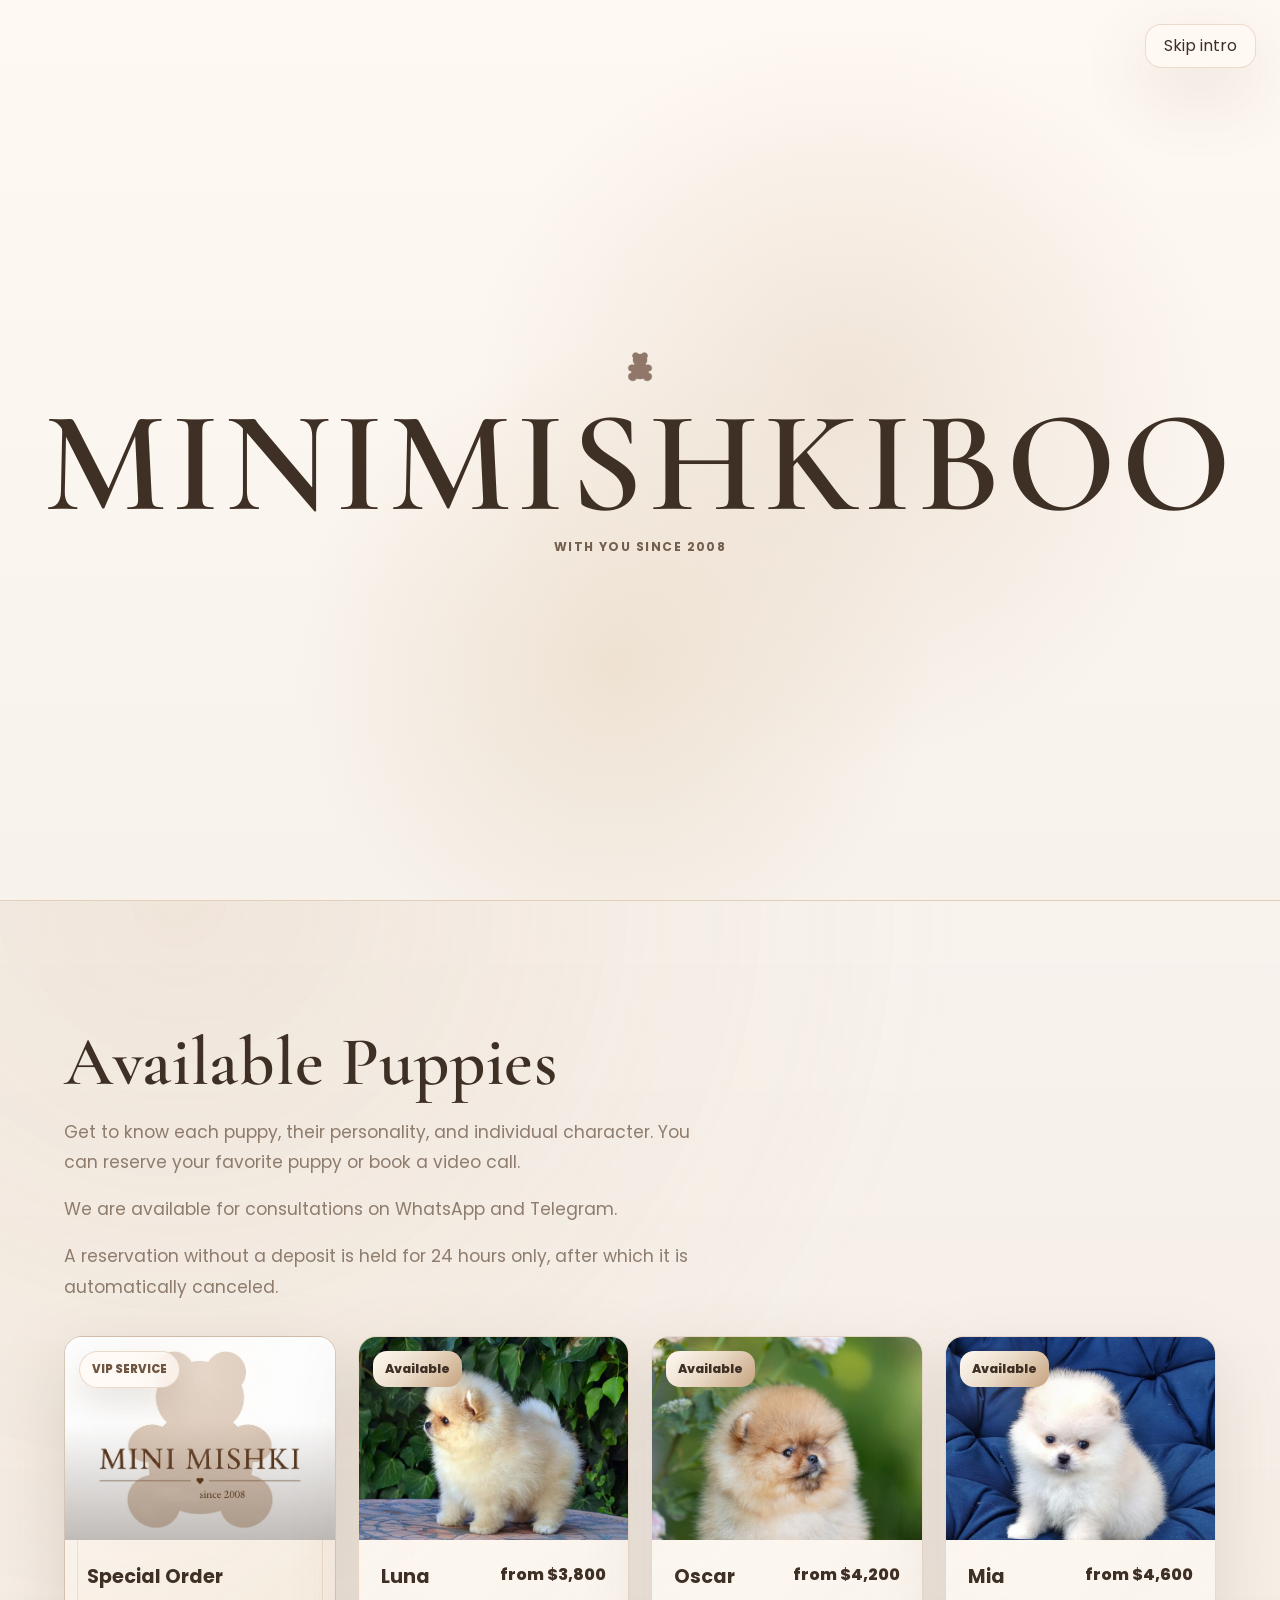
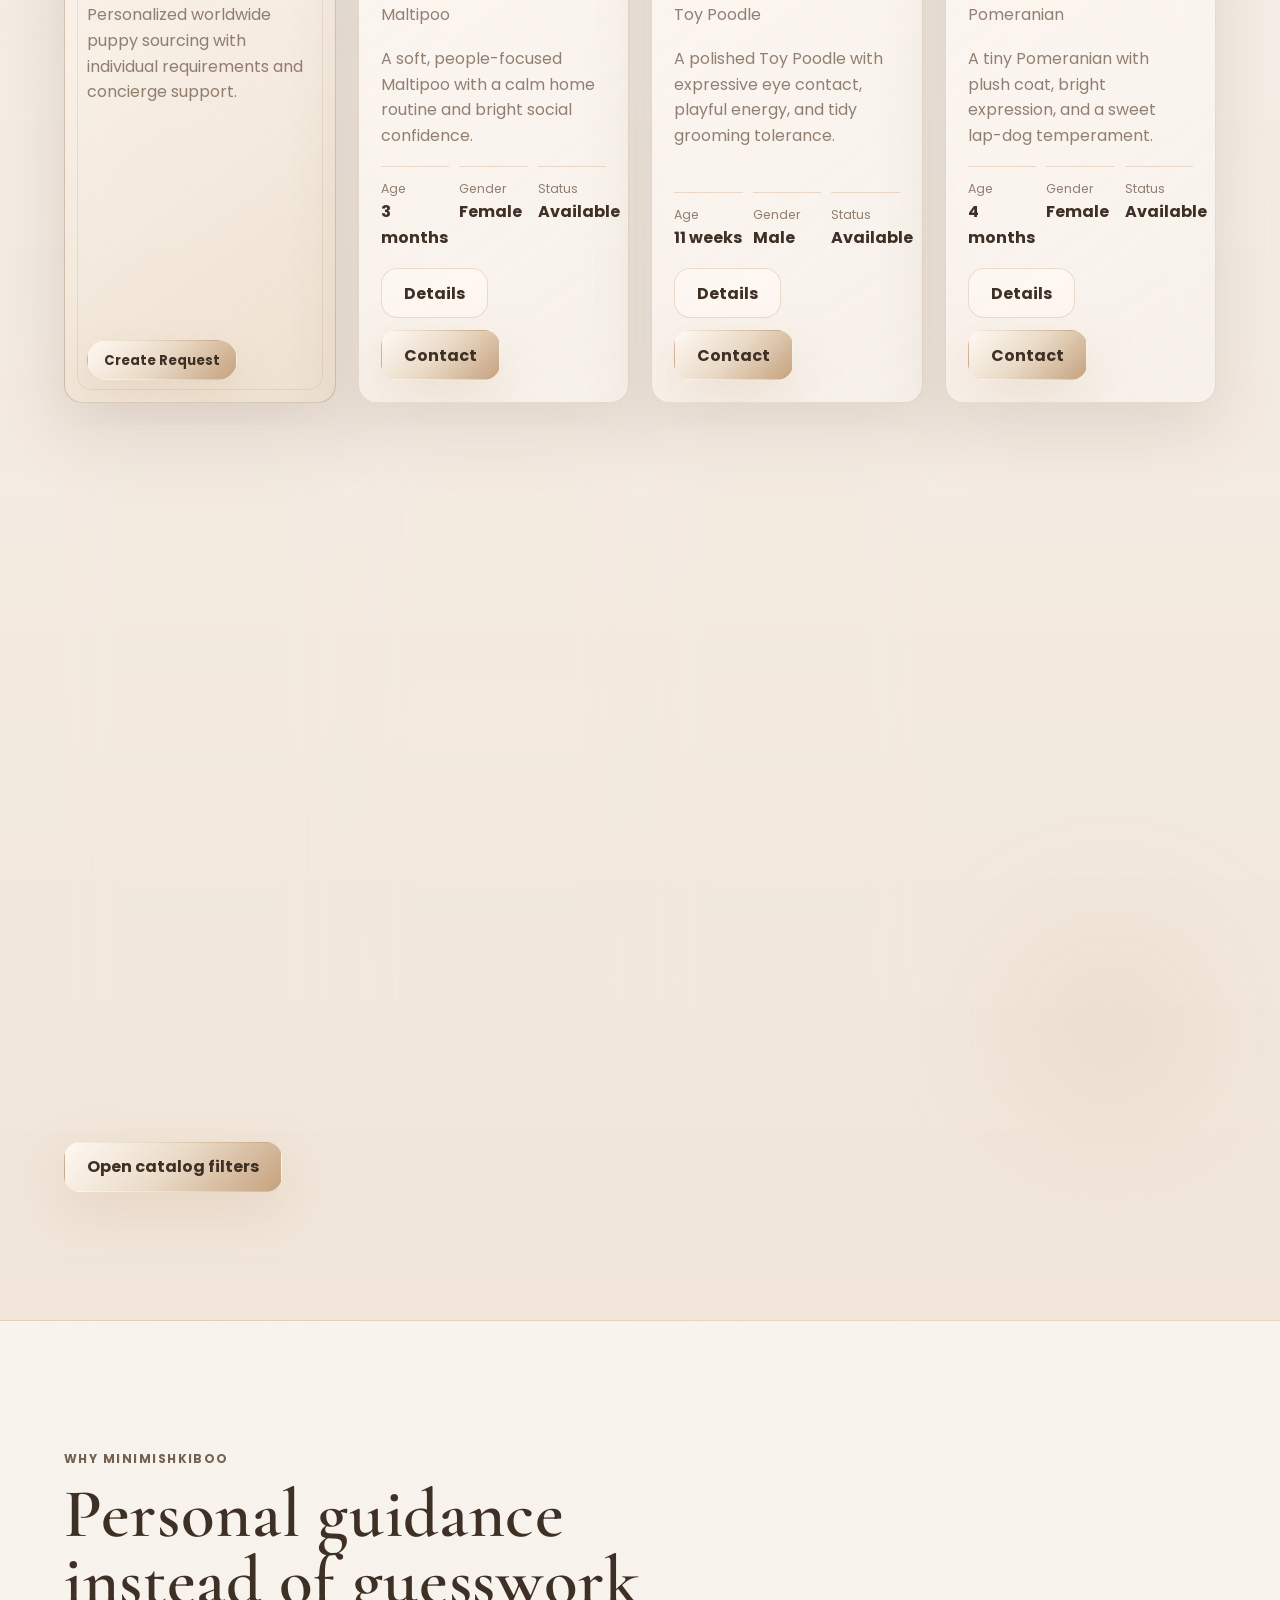
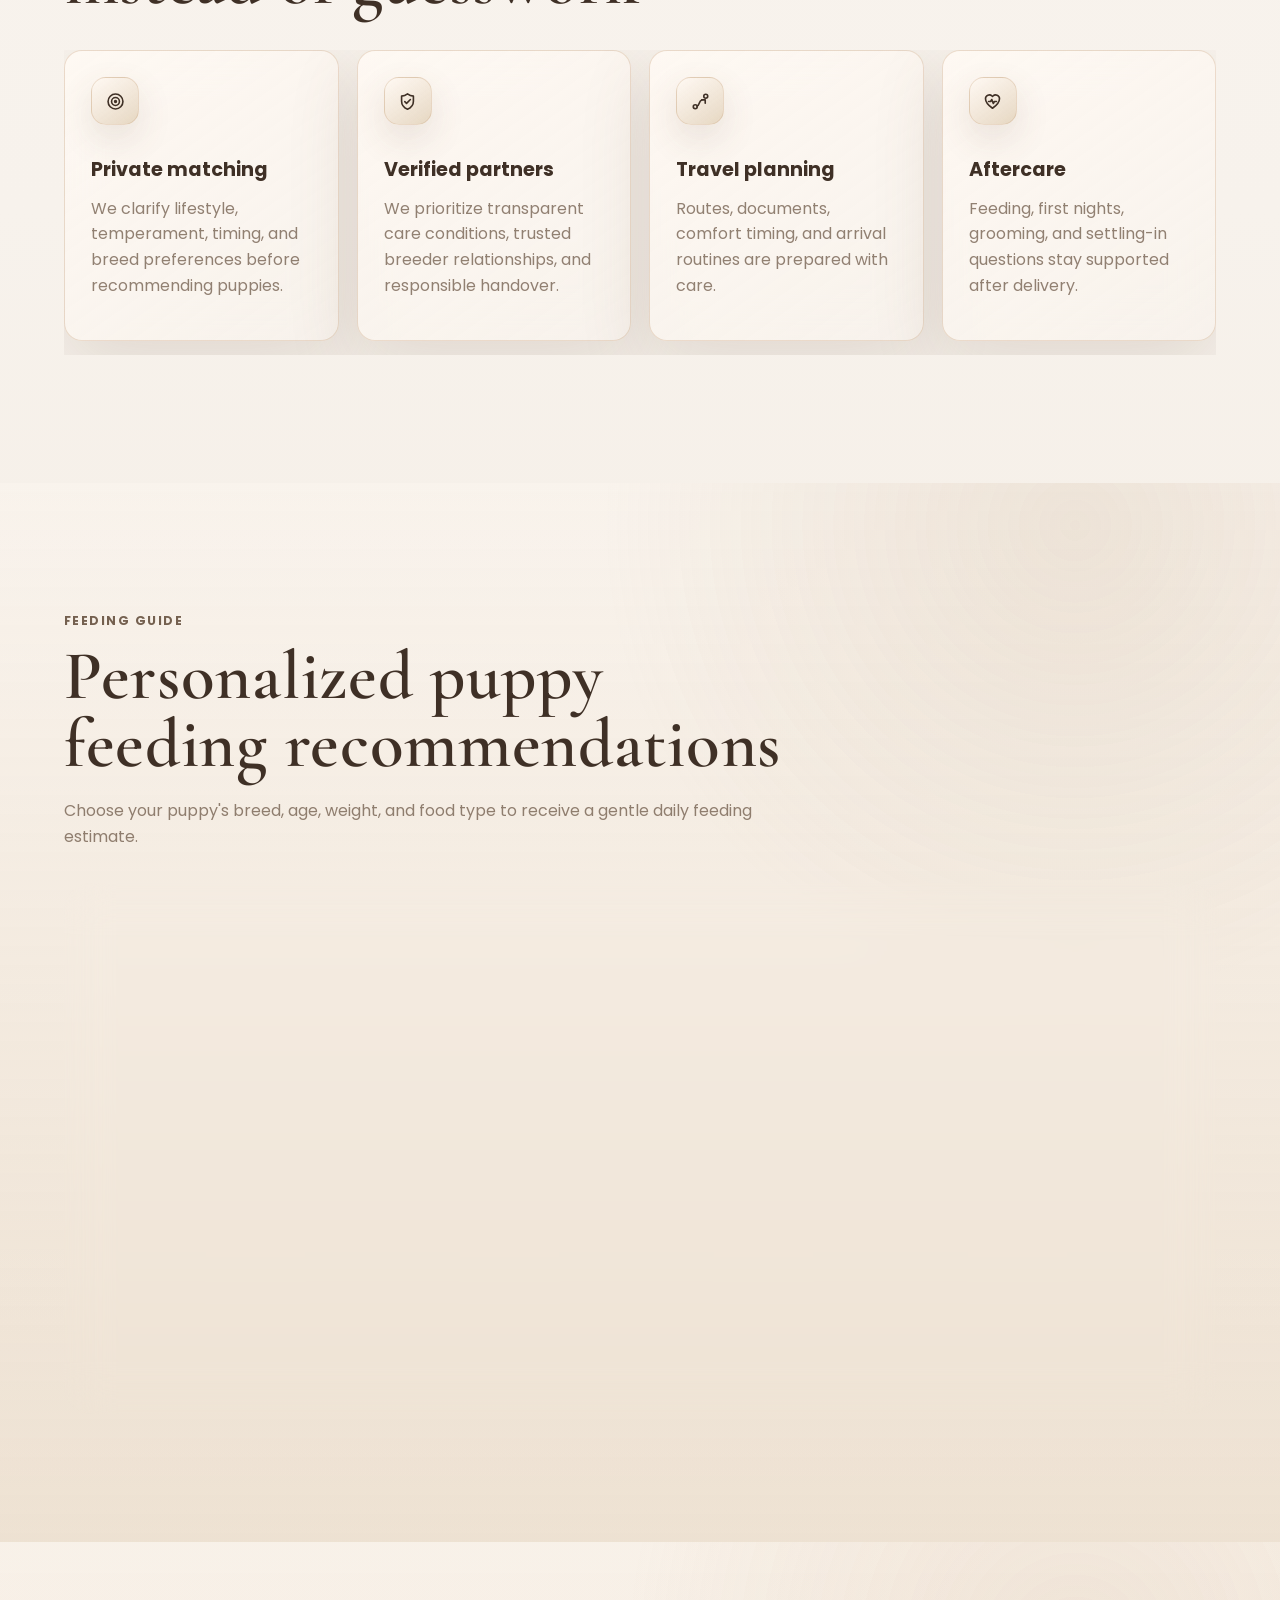
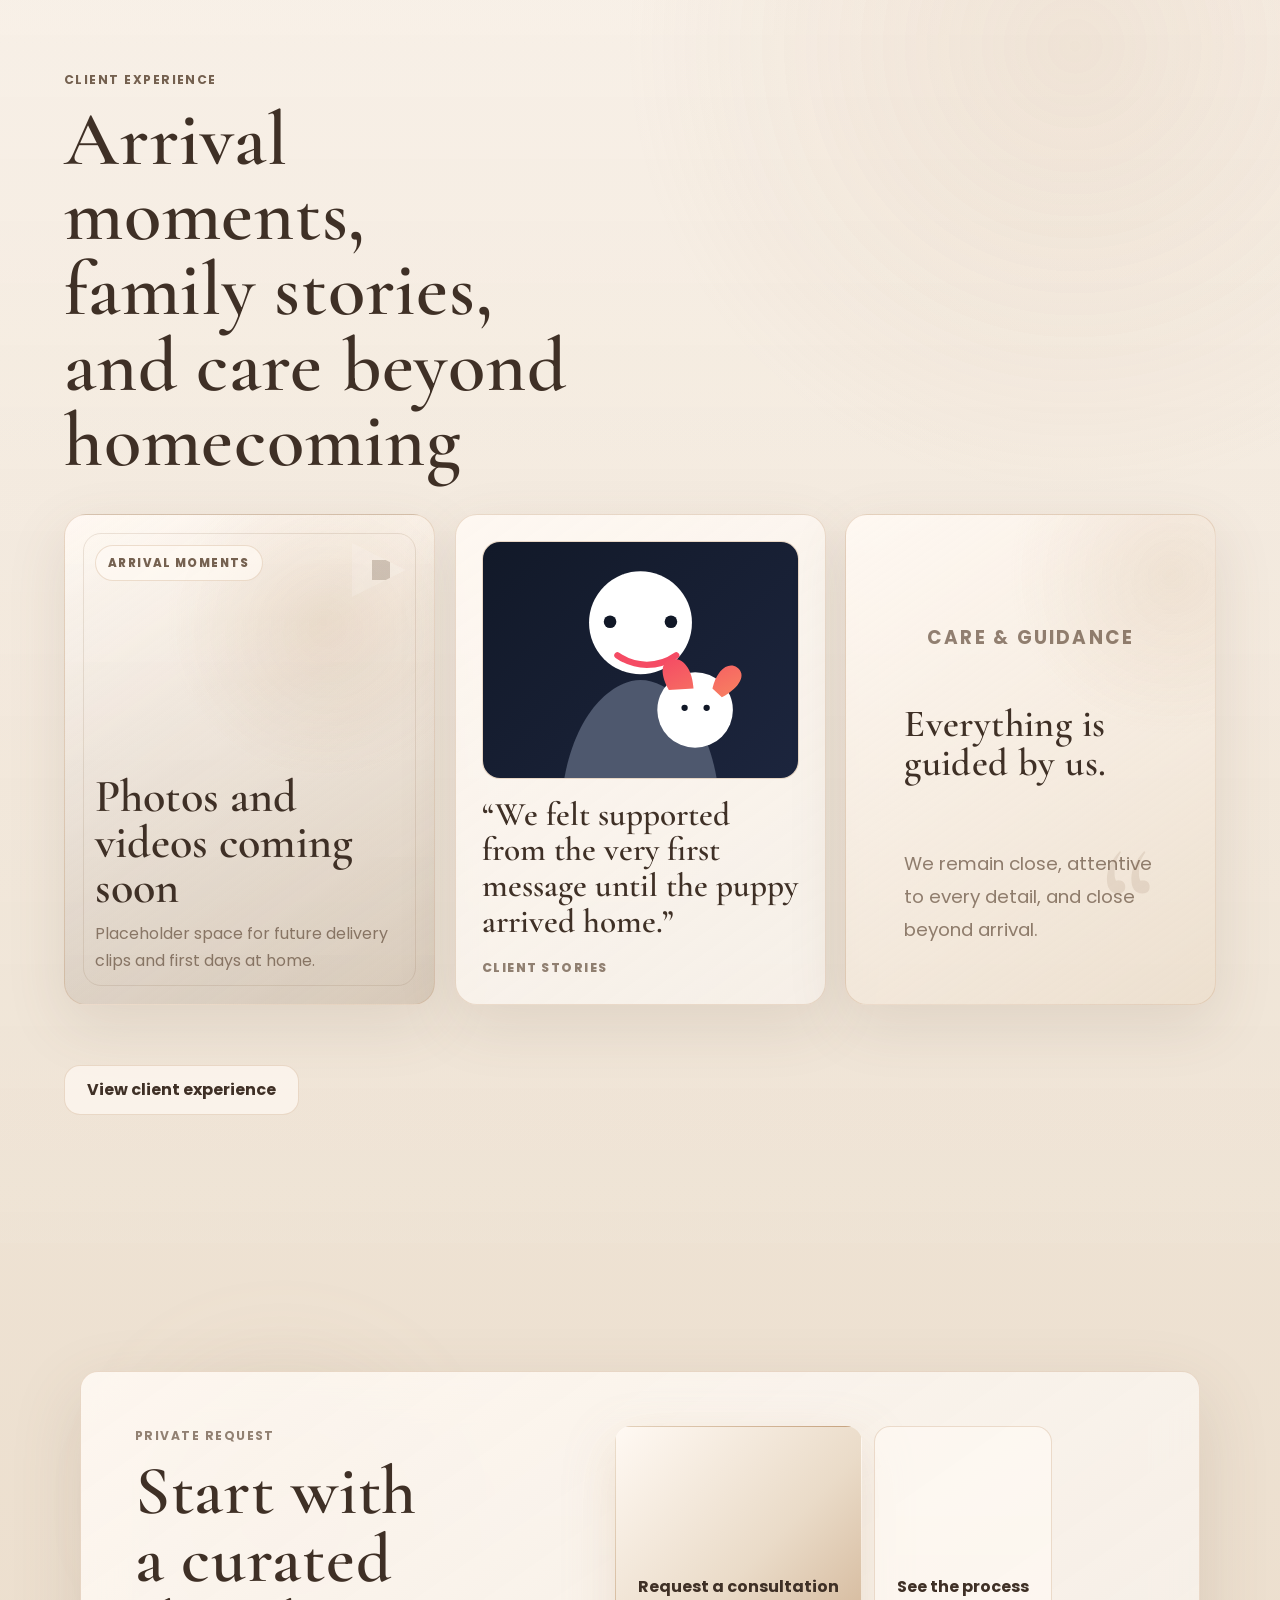
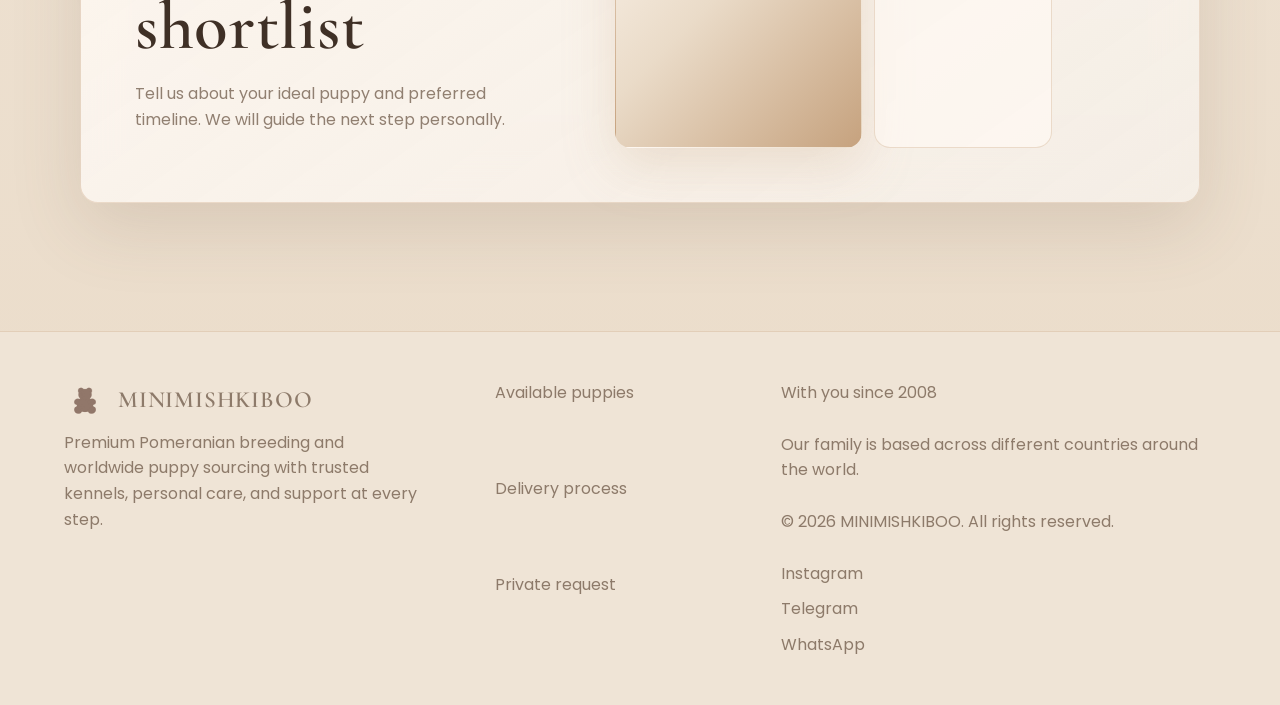
<file: index.html>
<!DOCTYPE html>
<html lang="en">
<head>
  <meta charset="UTF-8">
  <meta name="viewport" content="width=device-width, initial-scale=1.0">
  <meta name="description" content="MINIMISHKIBOO specializes in breeding Pomeranian and sourcing puppies worldwide with trusted kennels, personal care and support at every step.">
  <title>MINIMISHKIBOO &mdash; Premium Pomeranian Puppies Worldwide</title>
  <link rel="icon" type="image/png" href="images/Logo/mini.png">
  <link rel="apple-touch-icon" href="images/Logo/mini.png">
  <meta property="og:image" content="images/Logo/mini.png">
  <meta name="twitter:image" content="images/Logo/mini.png">
  <link rel="preconnect" href="https://fonts.googleapis.com">
  <link rel="preconnect" href="https://fonts.gstatic.com" crossorigin>
  <link href="https://fonts.googleapis.com/css2?family=Cormorant+Garamond:wght@500;600&family=Poppins:wght@400;500;600;700;800&display=swap" rel="stylesheet">
  <script>
    (() => {
      try {
        if (localStorage.getItem("miniMishkiBooIntroSeen")) {
          document.documentElement.classList.add("has-seen-intro");
        }
      } catch (error) {
        // Keep the intro available when storage is blocked.
      }
    })();
  </script>
  <link rel="stylesheet" href="styles.css">
</head>
<body data-page="home">
  <div class="intro" id="intro" aria-label="MINIMISHKIBOO intro">
    <button class="intro__skip" type="button" id="skipIntro">Skip intro</button>
    <div class="intro__track" aria-hidden="true">
      <img class="intro__puppy intro__puppy--gif" src="images/intro/intro-puppy-1.gif" alt="">
    </div>
    <div class="intro__brand">
      <img class="intro__mark" src="images/Logo/mini.png" alt="MINIMISHKIBOO logo">
      <span class="intro__name">MINIMISHKIBOO</span>
      <span class="intro__line">With you since 2008</span>
    </div>
  </div>

  <div data-site-header></div>

  <main>
    <section class="hero section" aria-labelledby="hero-title">
      <div class="hero__media" role="img" aria-label="Pomeranian puppy in a premium warm home setting"></div>
      <div class="hero__overlay"></div>
      <div class="hero__content reveal">
        <p class="eyebrow">With you since 2008</p>
        <h1 id="hero-title">MINIMISHKIBOO</h1>
        <p class="hero__text">We specialize in breeding Pomeranian and sourcing puppies worldwide. Personalized approach, trusted kennels, and care at every step.</p>
        <p class="hero__text hero__text--quiet">Our family is based across different countries around the world.</p>
        <div class="hero__actions">
          <a class="button button--primary" href="#puppies">View puppies</a>
          <a class="button button--glass" href="contact.html">Private consultation</a>
        </div>
      </div>
      <div class="hero__note reveal">
        <span>Made with love.</span>
        <strong>Premium Pomeranian care with a personal worldwide network.</strong>
      </div>
    </section>

    <section class="section section--dark" id="puppies" aria-labelledby="featured-title">
      <div class="section__head reveal">
        <h2 id="featured-title">Available Puppies</h2>
        <div class="section__copy section__copy--editorial">
          <p>Get to know each puppy, their personality, and individual character. You can reserve your favorite puppy or book a video call.</p>
          <p>We are available for consultations on WhatsApp and Telegram.</p>
          <p>A reservation without a deposit is held for 24 hours only, after which it is automatically canceled.</p>
        </div>
      </div>
      <div class="puppy-grid reveal" id="puppyGrid"></div>
      <div class="section-cta reveal">
        <a class="button button--primary" href="puppies.html">Open catalog filters</a>
      </div>
    </section>

    <section class="section" aria-labelledby="why-title">
      <div class="section__head reveal">
        <p class="eyebrow">Why MINIMISHKIBOO</p>
        <h2 id="why-title">Personal guidance instead of guesswork</h2>
      </div>
      <div class="facts-carousel reveal" aria-label="MINIMISHKIBOO advantages">
        <article class="fact-card">
          <span class="fact-card__icon" aria-hidden="true">
            <svg viewBox="0 0 24 24" fill="none">
              <circle cx="12" cy="12" r="8.5"></circle>
              <circle cx="12" cy="12" r="4.5"></circle>
              <circle cx="12" cy="12" r="1"></circle>
            </svg>
          </span>
          <h3>Private matching</h3>
          <p>We clarify lifestyle, temperament, timing, and breed preferences before recommending puppies.</p>
        </article>
        <article class="fact-card">
          <span class="fact-card__icon" aria-hidden="true">
            <svg viewBox="0 0 24 24" fill="none">
              <path d="M12 3.25c2.05 1.55 4.24 2.4 6.75 2.62v5.82c0 4.45-2.62 7.38-6.75 9.06-4.13-1.68-6.75-4.61-6.75-9.06V5.87C7.76 5.65 9.95 4.8 12 3.25Z"></path>
              <path d="m8.9 12.2 2 2 4.4-4.45"></path>
            </svg>
          </span>
          <h3>Verified partners</h3>
          <p>We prioritize transparent care conditions, trusted breeder relationships, and responsible handover.</p>
        </article>
        <article class="fact-card">
          <span class="fact-card__icon" aria-hidden="true">
            <svg viewBox="0 0 24 24" fill="none">
              <circle cx="6" cy="18" r="2.25"></circle>
              <circle cx="18" cy="6" r="2.25"></circle>
              <path d="M8.1 17.2c3.45-1.12 1.7-5.88 5.4-7.02"></path>
              <path d="M13.5 10.18h3.9V14"></path>
            </svg>
          </span>
          <h3>Travel planning</h3>
          <p>Routes, documents, comfort timing, and arrival routines are prepared with care.</p>
        </article>
        <article class="fact-card">
          <span class="fact-card__icon" aria-hidden="true">
            <svg viewBox="0 0 24 24" fill="none">
              <path d="M20 8.8c0 5.18-8 10.95-8 10.95S4 13.98 4 8.8a4.35 4.35 0 0 1 7.45-3.08L12 6.3l.55-.58A4.35 4.35 0 0 1 20 8.8Z"></path>
              <path d="M7.5 12h2.35l1.35-2.3 1.7 4.6 1.28-2.3h2.32"></path>
            </svg>
          </span>
          <h3>Aftercare</h3>
          <p>Feeding, first nights, grooming, and settling-in questions stay supported after delivery.</p>
        </article>
      </div>
    </section>

    <section class="section feeding-guide-section" aria-labelledby="feeding-guide-title">
      <div class="section__head reveal">
        <p class="eyebrow">Feeding Guide</p>
        <h2 id="feeding-guide-title">Personalized puppy feeding recommendations</h2>
        <p>Choose your puppy's breed, age, weight, and food type to receive a gentle daily feeding estimate.</p>
      </div>
      <div class="feeding-guide reveal">
        <form class="feeding-guide__form" id="feedingGuideForm" novalidate>
          <label><span>Breed</span><select name="breed"><option>Pomeranian</option><option>Maltipoo</option><option>Yorkshire Terrier</option><option>Chihuahua</option><option>Toy Poodle</option><option>French Bulldog</option><option>Other small breed</option></select></label>
          <label><span>Age</span><select name="age"><option value="1-2 months">1&ndash;2 months</option><option value="2-3 months">2&ndash;3 months</option><option value="3-6 months">3&ndash;6 months</option><option value="6-12 months">6&ndash;12 months</option><option value="12+ months">12+ months</option></select></label>
          <label><span>Weight</span><input name="weight" type="number" inputmode="decimal" min="0.3" max="20" step="0.1" placeholder="Example: 1.8" aria-describedby="feedingGuideMessage"></label>
          <label><span>Food type</span><select name="foodType"><option>Dry food</option><option>Wet food</option><option>Mixed feeding</option></select></label>
          <label><span>Activity level</span><select name="activity"><option>Low</option><option selected>Normal</option><option>Active</option></select></label>
          <button class="button button--primary" type="submit">Calculate</button>
          <p class="feeding-guide__message" id="feedingGuideMessage" role="status">Enter your puppy's weight to see recommendations.</p>
        </form>
        <article class="feeding-guide__result" id="feedingGuideResult" aria-live="polite">
          <p class="eyebrow">Daily estimate</p>
          <h3 id="feedingGuideResultTitle">Puppy feeding guide</h3>
          <div class="feeding-guide__amount" id="feedingGuideAmount">
            <span>Recommended daily amount</span>
            <strong>Waiting for weight</strong>
          </div>
          <div class="feeding-guide__facts">
            <div><span>Feeding frequency</span><strong id="feedingGuideFrequency">Gentle meal rhythm</strong></div>
            <div><span>Suggested schedule</span><strong id="feedingGuideSchedule">Based on age</strong></div>
          </div>
          <p class="feeding-guide__care-note" id="feedingGuideCareNote">These recommendations are approximate. Always adjust portions based on the puppy's body condition, food brand guidelines, and veterinary advice.</p>
          <p class="feeding-guide__breed-note" id="feedingGuideBreedNote" hidden></p>
        </article>
      </div>
    </section>

    <section class="section client-experience client-experience--preview" aria-labelledby="client-experience-preview-title">
      <div class="client-experience__shell reveal">
        <div class="client-experience__intro">
          <p class="eyebrow">Client Experience</p>
          <h2 id="client-experience-preview-title">Arrival moments, family stories, and care beyond homecoming</h2>
        </div>
        <div class="client-experience-preview-grid">
          <article class="arrival-media-card">
            <span class="arrival-media-card__type">Arrival Moments</span>
            <strong>Photos and videos coming soon</strong>
            <p>Placeholder space for future delivery clips and first days at home.</p>
          </article>
          <article class="client-story-card">
            <img src="images/clients/client-1.svg" alt="Placeholder portrait for a client story">
            <p>“We felt supported from the very first message until the puppy arrived home.”</p>
            <span>Client Stories</span>
          </article>
          <article class="client-care-block client-care-block--compact">
            <p class="eyebrow">Care &amp; Guidance</p>
            <h3>Everything is guided by us.</h3>
            <p>We remain close, attentive to every detail, and close beyond arrival.</p>
          </article>
        </div>
        <div class="section-cta">
          <a class="button button--glass" href="client-experience.html">View client experience</a>
        </div>
      </div>
    </section>

    <section class="section lead-section">
      <div class="lead-panel reveal">
        <div class="lead-panel__copy">
          <p class="eyebrow">Private request</p>
          <h2>Start with a curated shortlist</h2>
          <p>Tell us about your ideal puppy and preferred timeline. We will guide the next step personally.</p>
        </div>
        <div class="hero__actions">
          <a class="button button--primary" href="contact.html">Request a consultation</a>
          <a class="button button--glass" href="delivery.html">See the process</a>
        </div>
      </div>
    </section>
  </main>

  <div data-site-footer></div>
  <script src="data/puppies.js"></script>
  <script src="script.js"></script>
</body>
</html>
</file>
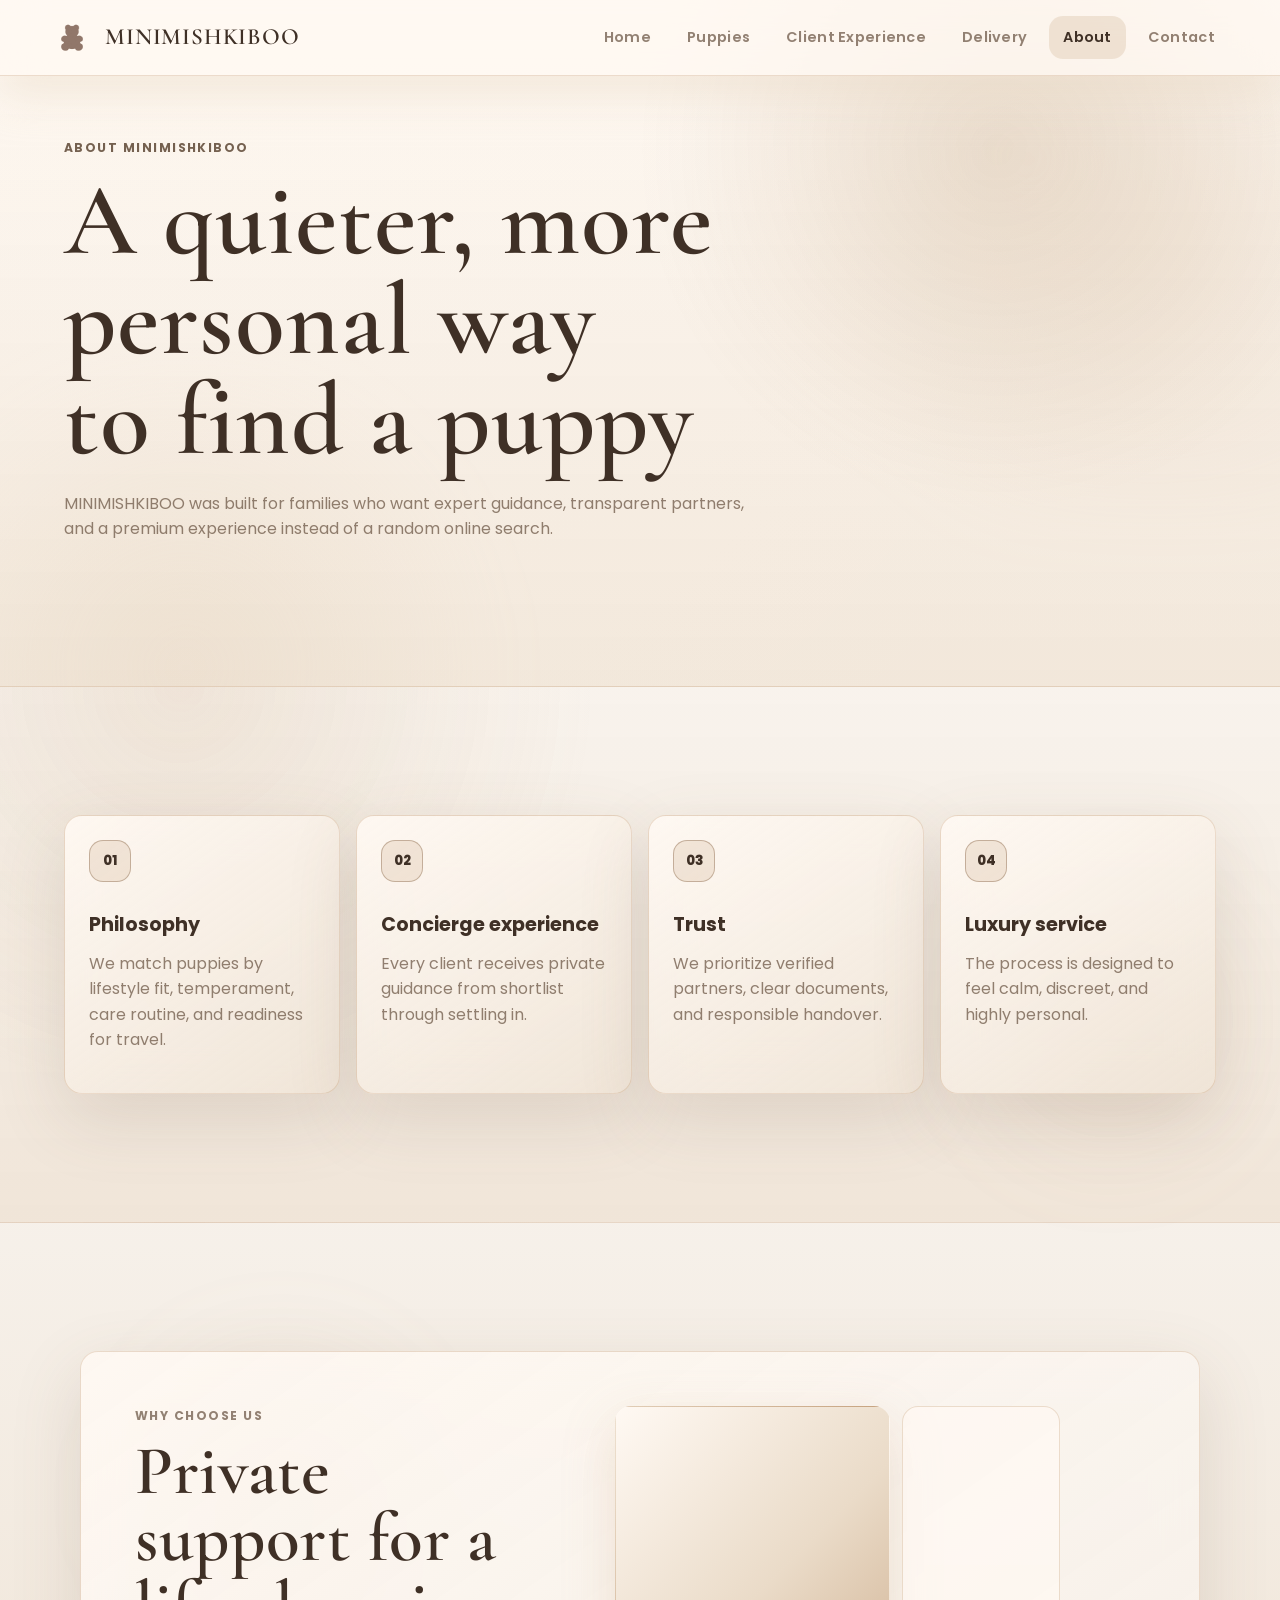
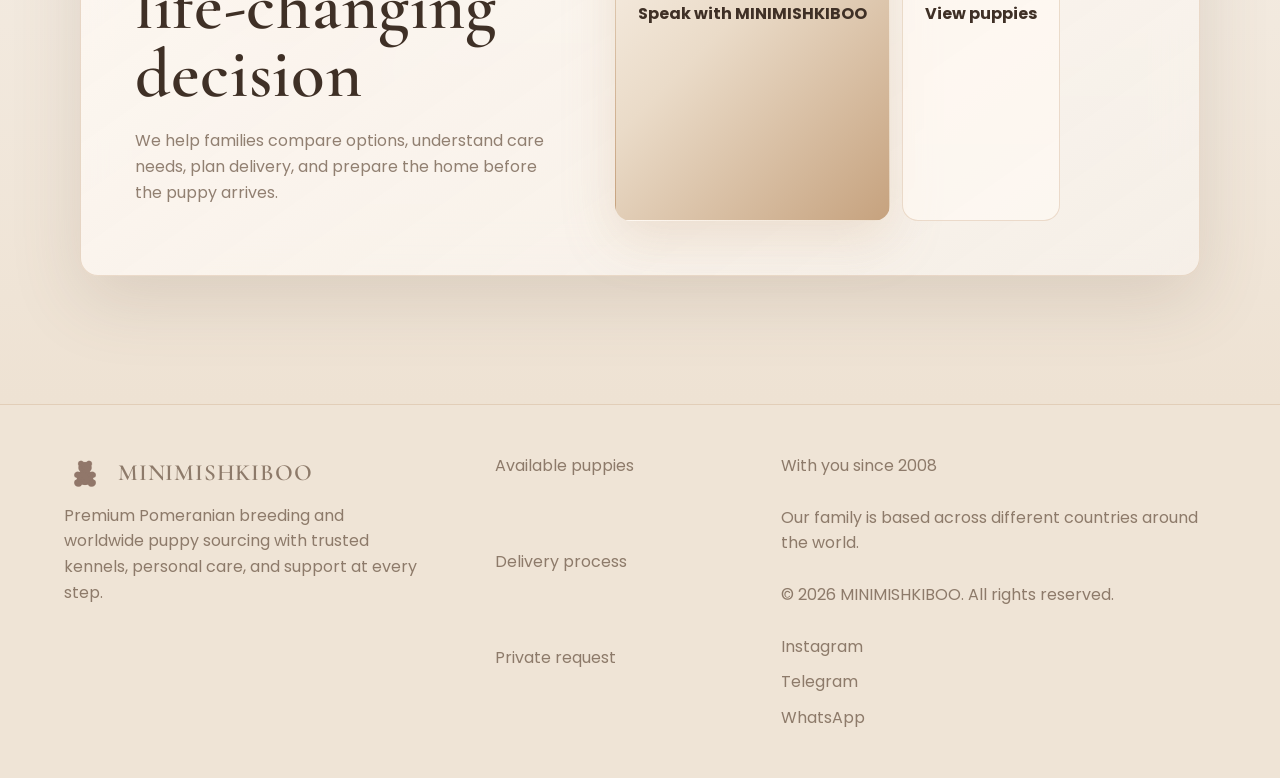
<file: about.html>
<!DOCTYPE html>
<html lang="en">
<head>
  <meta charset="UTF-8">
  <meta name="viewport" content="width=device-width, initial-scale=1.0">
  <meta name="description" content="About MINIMISHKIBOO, premium Pomeranian breeding and worldwide puppy sourcing since 2008.">
  <title>About | MINIMISHKIBOO</title>
  <link rel="icon" type="image/png" href="images/Logo/mini.png">
  <link rel="apple-touch-icon" href="images/Logo/mini.png">
  <meta property="og:image" content="images/Logo/mini.png">
  <meta name="twitter:image" content="images/Logo/mini.png">
  <link rel="preconnect" href="https://fonts.googleapis.com">
  <link rel="preconnect" href="https://fonts.gstatic.com" crossorigin>
  <link href="https://fonts.googleapis.com/css2?family=Cormorant+Garamond:wght@500;600&family=Poppins:wght@400;500;600;700;800&display=swap" rel="stylesheet">
  <link rel="stylesheet" href="styles.css">
</head>
<body data-page="about">
  <div data-site-header></div>
  <main>
    <section class="section page-hero">
      <div class="section__head reveal">
        <p class="eyebrow">About MINIMISHKIBOO</p>
        <h1>A quieter, more personal way to find a puppy</h1>
        <p>MINIMISHKIBOO was built for families who want expert guidance, transparent partners, and a premium experience instead of a random online search.</p>
      </div>
    </section>
    <section class="section section--dark">
      <div class="trust-grid reveal">
        <article class="trust-card"><span>01</span><h3>Philosophy</h3><p>We match puppies by lifestyle fit, temperament, care routine, and readiness for travel.</p></article>
        <article class="trust-card"><span>02</span><h3>Concierge experience</h3><p>Every client receives private guidance from shortlist through settling in.</p></article>
        <article class="trust-card"><span>03</span><h3>Trust</h3><p>We prioritize verified partners, clear documents, and responsible handover.</p></article>
        <article class="trust-card"><span>04</span><h3>Luxury service</h3><p>The process is designed to feel calm, discreet, and highly personal.</p></article>
      </div>
    </section>
    <section class="section lead-section">
      <div class="lead-panel reveal">
        <div class="lead-panel__copy">
          <p class="eyebrow">Why choose us</p>
          <h2>Private support for a life-changing decision</h2>
          <p>We help families compare options, understand care needs, plan delivery, and prepare the home before the puppy arrives.</p>
        </div>
        <div class="hero__actions">
          <a class="button button--primary" href="contact.html">Speak with MINIMISHKIBOO</a>
          <a class="button button--glass" href="puppies.html">View puppies</a>
        </div>
      </div>
    </section>
  </main>
  <div data-site-footer></div>
  <script src="data/puppies.js"></script>
  <script src="script.js"></script>
</body>
</html>
</file>
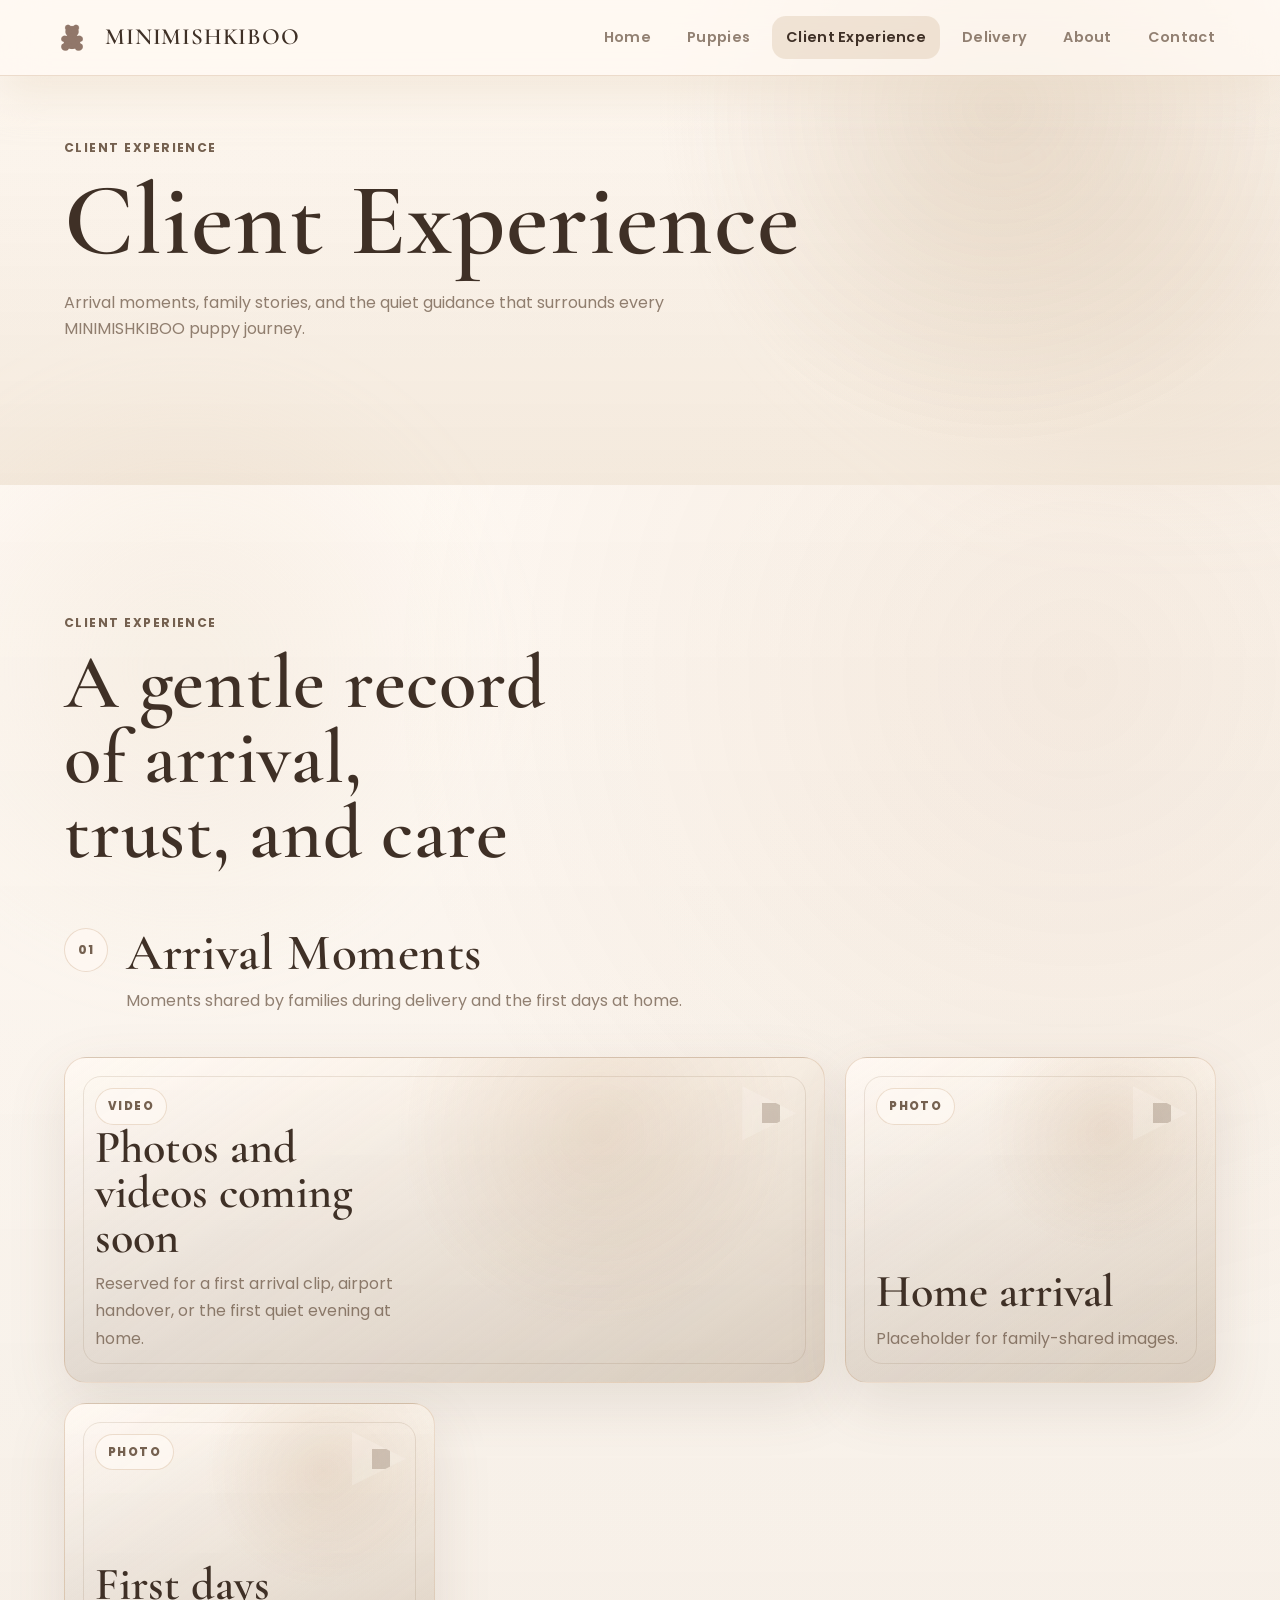
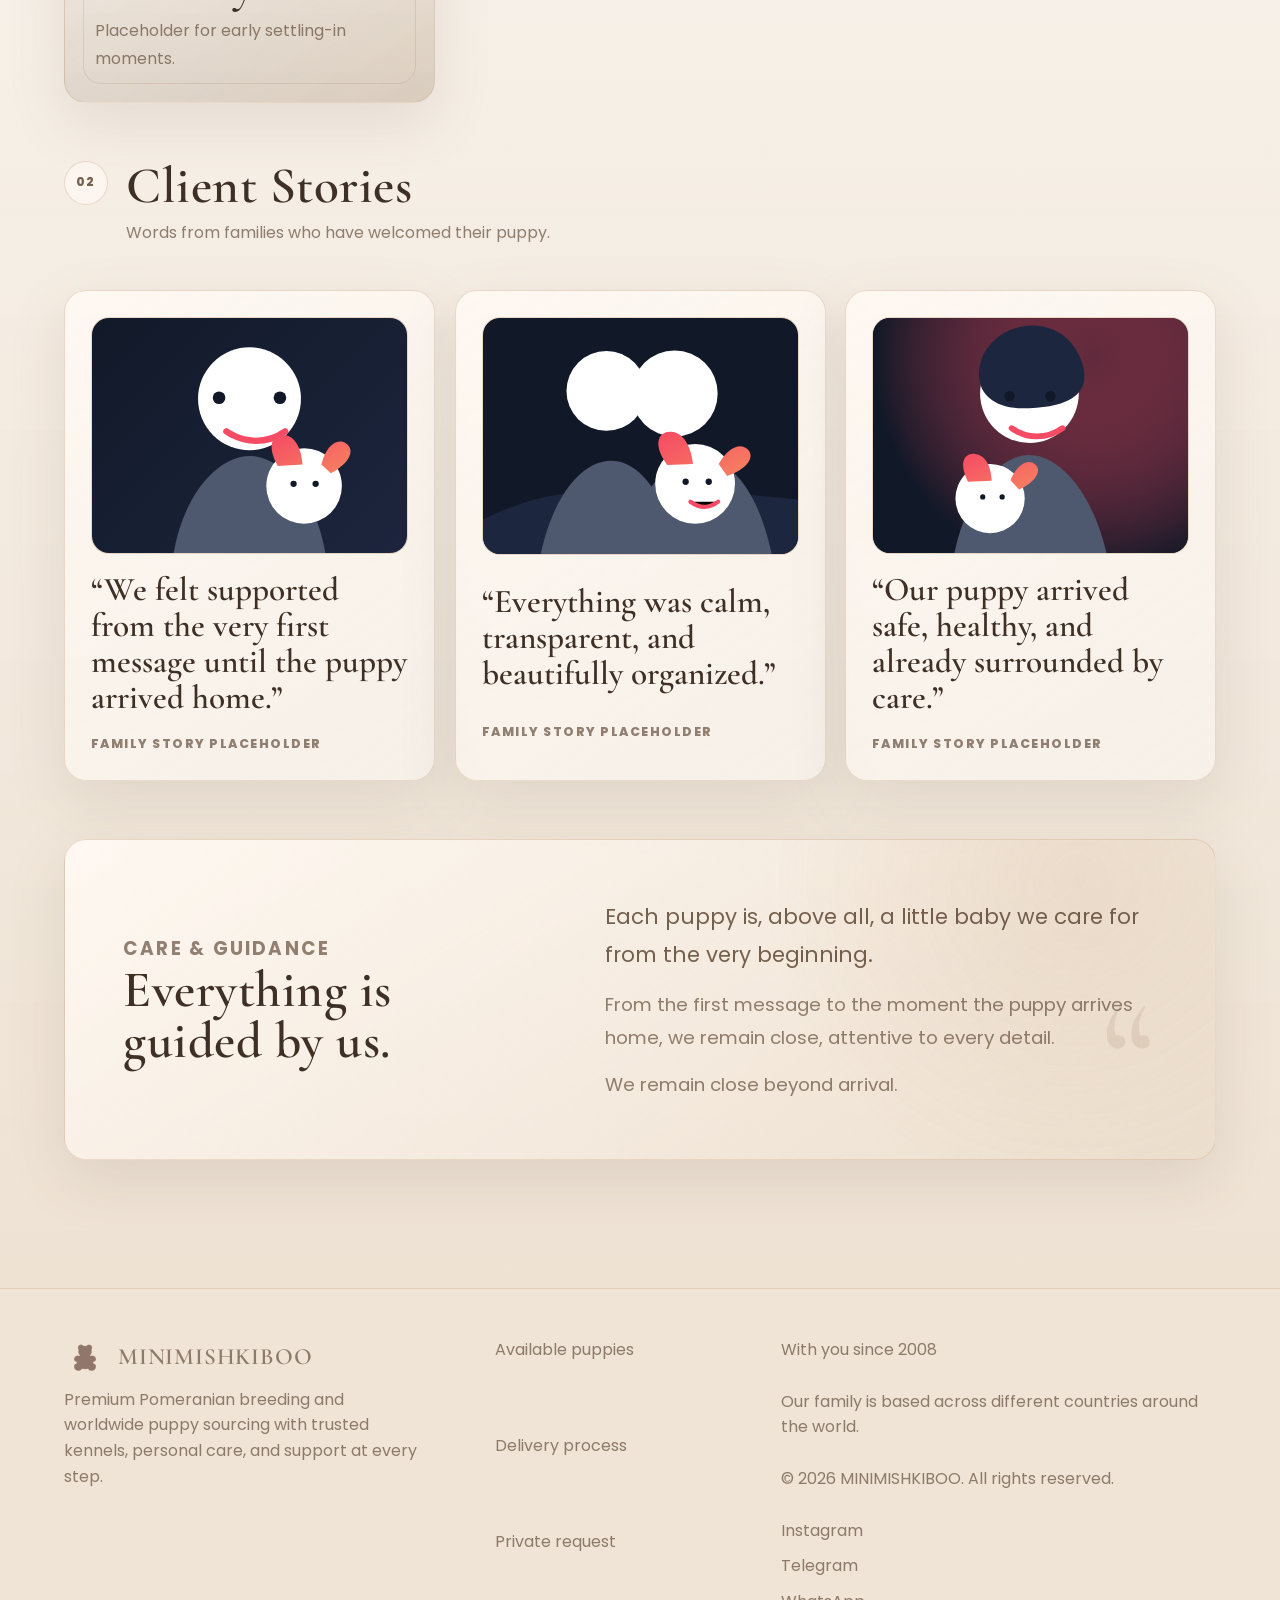
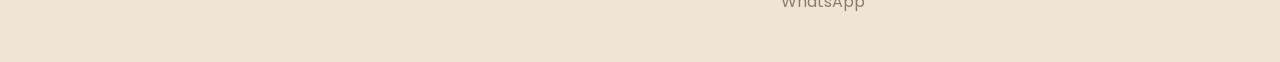
<file: client-experience.html>
<!DOCTYPE html>
<html lang="en">
<head>
  <meta charset="UTF-8">
  <meta name="viewport" content="width=device-width, initial-scale=1.0">
  <meta name="description" content="MINIMISHKIBOO client experience, arrival moments, family stories, and puppy care guidance.">
  <title>Client Experience | MINIMISHKIBOO</title>
  <link rel="icon" type="image/png" href="images/Logo/mini.png">
  <link rel="apple-touch-icon" href="images/Logo/mini.png">
  <meta property="og:image" content="images/Logo/mini.png">
  <meta name="twitter:image" content="images/Logo/mini.png">
  <link rel="preconnect" href="https://fonts.googleapis.com">
  <link rel="preconnect" href="https://fonts.gstatic.com" crossorigin>
  <link href="https://fonts.googleapis.com/css2?family=Cormorant+Garamond:wght@500;600&family=Poppins:wght@400;500;600;700;800&display=swap" rel="stylesheet">
  <link rel="stylesheet" href="styles.css">
</head>
<body data-page="client-experience">
  <div data-site-header></div>
  <main>
    <section class="section page-hero client-experience-hero">
      <div class="section__head client-experience-hero__content reveal">
        <p class="eyebrow">Client Experience</p>
        <h1>Client Experience</h1>
        <p>Arrival moments, family stories, and the quiet guidance that surrounds every MINIMISHKIBOO puppy journey.</p>
      </div>
    </section>
    <section class="section client-experience" aria-labelledby="client-experience-title">
      <div class="client-experience__shell reveal">
        <div class="client-experience__intro">
          <p class="eyebrow">Client Experience</p>
          <h2 id="client-experience-title">A gentle record of arrival, trust, and care</h2>
        </div>

        <section class="client-experience__chapter" aria-labelledby="arrival-moments-title">
          <div class="client-experience__chapter-head">
            <span>01</span>
            <div>
              <h3 id="arrival-moments-title">Arrival Moments</h3>
              <p>Moments shared by families during delivery and the first days at home.</p>
            </div>
          </div>
          <div class="arrival-media-grid">
            <article class="arrival-media-card arrival-media-card--wide">
              <span class="arrival-media-card__type">Video</span>
              <strong>Photos and videos coming soon</strong>
              <p>Reserved for a first arrival clip, airport handover, or the first quiet evening at home.</p>
            </article>
            <article class="arrival-media-card">
              <span class="arrival-media-card__type">Photo</span>
              <strong>Home arrival</strong>
              <p>Placeholder for family-shared images.</p>
            </article>
            <article class="arrival-media-card">
              <span class="arrival-media-card__type">Photo</span>
              <strong>First days</strong>
              <p>Placeholder for early settling-in moments.</p>
            </article>
          </div>
        </section>

        <section class="client-experience__chapter" aria-labelledby="client-stories-title">
          <div class="client-experience__chapter-head">
            <span>02</span>
            <div>
              <h3 id="client-stories-title">Client Stories</h3>
              <p>Words from families who have welcomed their puppy.</p>
            </div>
          </div>
          <div class="client-stories-grid">
            <article class="client-story-card">
              <img src="images/clients/client-1.svg" alt="Placeholder portrait for a client story">
              <p>“We felt supported from the very first message until the puppy arrived home.”</p>
              <span>Family story placeholder</span>
            </article>
            <article class="client-story-card">
              <img src="images/clients/client-2.svg" alt="Placeholder portrait for a client story">
              <p>“Everything was calm, transparent, and beautifully organized.”</p>
              <span>Family story placeholder</span>
            </article>
            <article class="client-story-card">
              <img src="images/clients/client-3.svg" alt="Placeholder portrait for a client story">
              <p>“Our puppy arrived safe, healthy, and already surrounded by care.”</p>
              <span>Family story placeholder</span>
            </article>
          </div>
        </section>

        <section class="client-care-block" aria-labelledby="care-guidance-title">
          <div>
            <p class="eyebrow">Care &amp; Guidance</p>
            <h3 id="care-guidance-title">Everything is guided by us.</h3>
          </div>
          <div class="client-care-block__copy">
            <p>Each puppy is, above all, a little baby we care for from the very beginning.</p>
            <p>From the first message to the moment the puppy arrives home, we remain close, attentive to every detail.</p>
            <p>We remain close beyond arrival.</p>
          </div>
        </section>
      </div>
    </section>
  </main>
  <div data-site-footer></div>
  <script src="data/puppies.js"></script>
  <script src="script.js"></script>
</body>
</html>
</file>
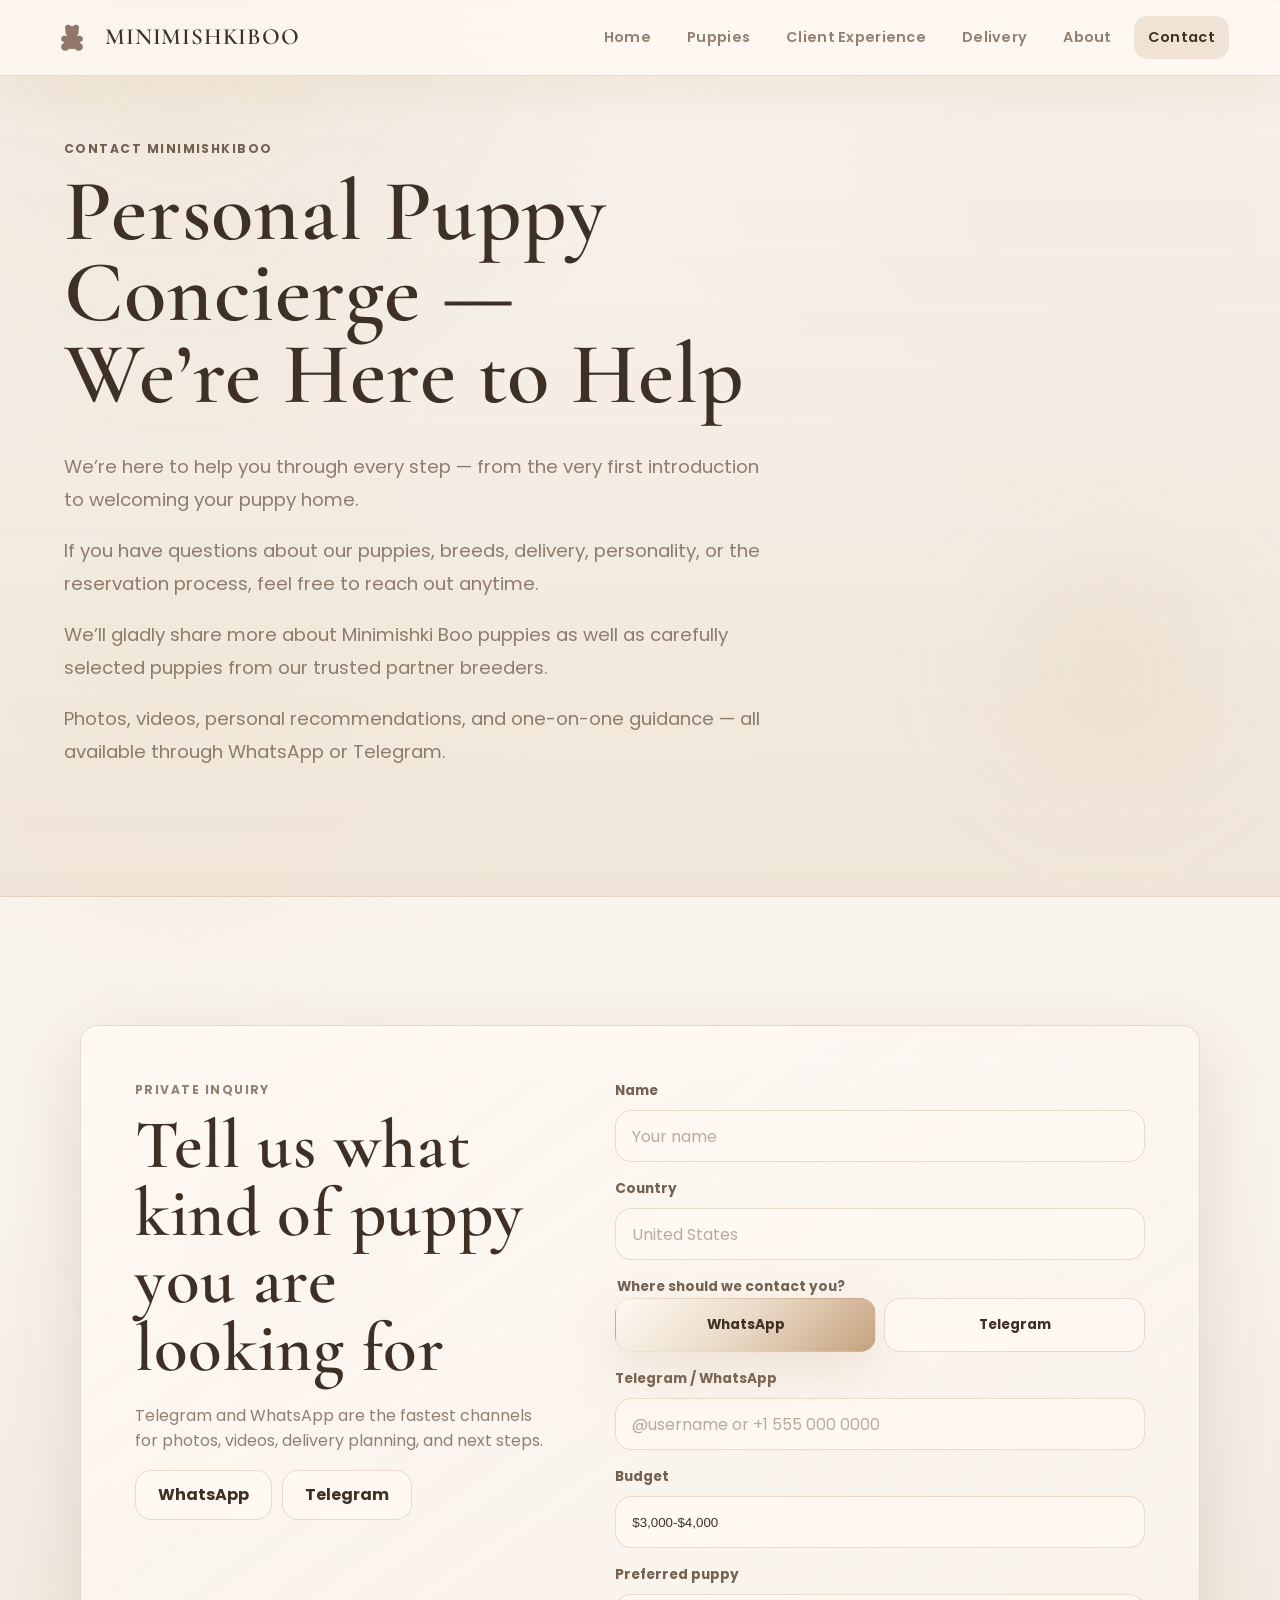
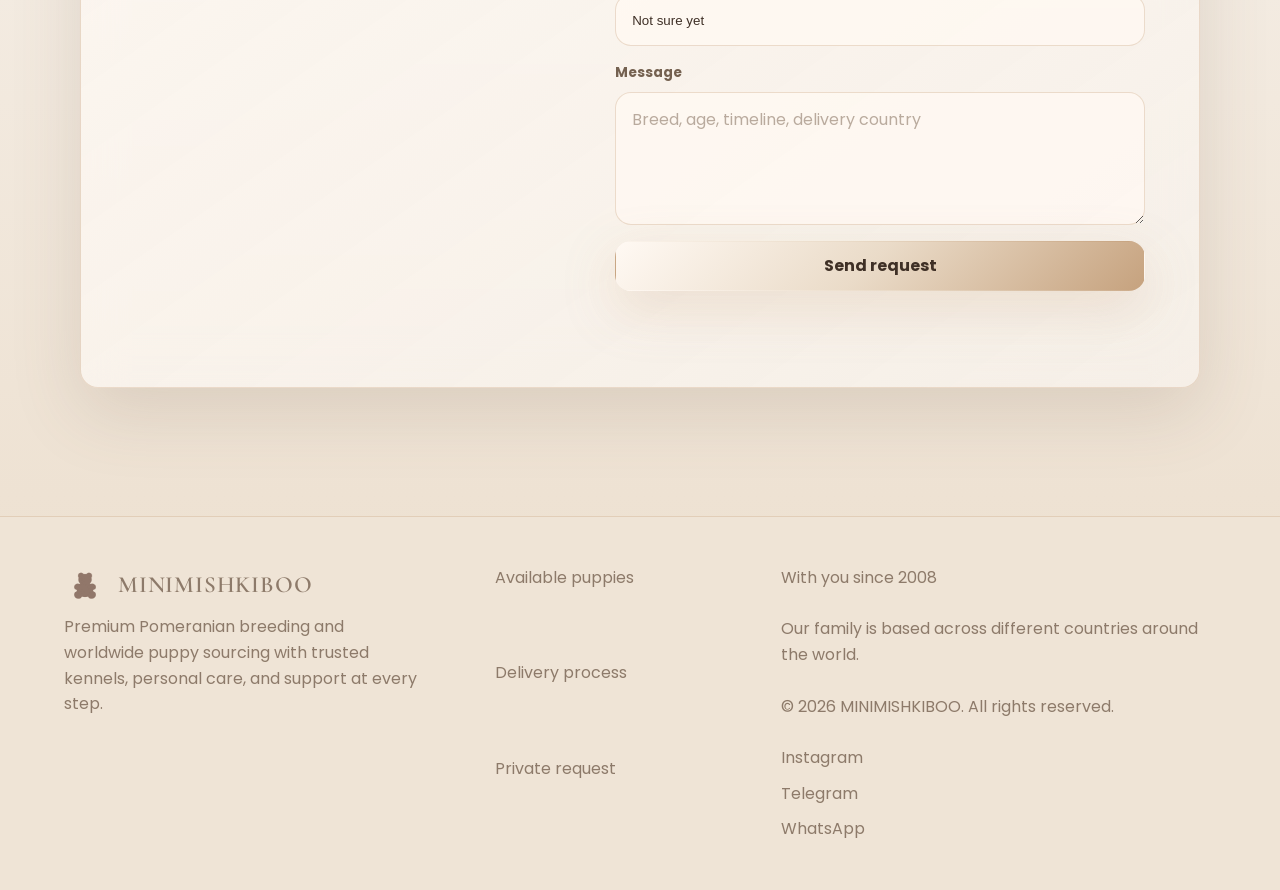
<file: contact.html>
<!DOCTYPE html>
<html lang="en">
<head>
  <meta charset="UTF-8">
  <meta name="viewport" content="width=device-width, initial-scale=1.0">
  <meta name="description" content="Contact MINIMISHKIBOO for a private Pomeranian puppy inquiry and worldwide sourcing support.">
  <title>Contact | MINIMISHKIBOO</title>
  <link rel="icon" type="image/png" href="images/Logo/mini.png">
  <link rel="apple-touch-icon" href="images/Logo/mini.png">
  <meta property="og:image" content="images/Logo/mini.png">
  <meta name="twitter:image" content="images/Logo/mini.png">
  <link rel="preconnect" href="https://fonts.googleapis.com">
  <link rel="preconnect" href="https://fonts.gstatic.com" crossorigin>
  <link href="https://fonts.googleapis.com/css2?family=Cormorant+Garamond:wght@500;600&family=Poppins:wght@400;500;600;700;800&display=swap" rel="stylesheet">
  <link rel="stylesheet" href="styles.css">
</head>
<body data-page="contact">
  <div data-site-header></div>
  <main>
    <section class="section page-hero section--dark contact-hero">
      <div class="section__head contact-hero__content reveal">
        <p class="eyebrow">Contact MINIMISHKIBOO</p>
        <h1 class="contact-hero__title">
          <span>Personal Puppy Concierge &mdash;</span>
          <span>We&rsquo;re Here to Help</span>
        </h1>
        <div class="contact-hero__text">
          <p>We&rsquo;re here to help you through every step &mdash; from the very first introduction to welcoming your puppy home.</p>
          <p>If you have questions about our puppies, breeds, delivery, personality, or the reservation process, feel free to reach out anytime.</p>
          <p>We&rsquo;ll gladly share more about Minimishki Boo puppies as well as carefully selected puppies from our trusted partner breeders.</p>
          <p>Photos, videos, personal recommendations, and one-on-one guidance &mdash; all available through WhatsApp or Telegram.</p>
        </div>
      </div>
    </section>
    <section class="section lead-section">
      <div class="lead-panel reveal">
        <div class="lead-panel__copy">
          <p class="eyebrow">Private inquiry</p>
          <h2>Tell us what kind of puppy you are looking for</h2>
          <p>Telegram and WhatsApp are the fastest channels for photos, videos, delivery planning, and next steps.</p>
          <div class="detail-contact-row">
            <a class="button button--glass" href="https://wa.me/" target="_blank" rel="noreferrer">WhatsApp</a>
            <a class="button button--glass" href="https://t.me/" target="_blank" rel="noreferrer">Telegram</a>
          </div>
        </div>
        <form class="lead-form" id="leadForm" novalidate>
          <label><span>Name</span><input type="text" name="name" autocomplete="name" placeholder="Your name" required minlength="2"></label>
          <label><span>Country</span><input type="text" name="country" autocomplete="country-name" placeholder="United States" required></label>
          <fieldset class="contact-choice"><legend>Where should we contact you?</legend><label class="radio-card"><input type="radio" name="channel" value="WhatsApp" checked><span>WhatsApp</span></label><label class="radio-card"><input type="radio" name="channel" value="Telegram"><span>Telegram</span></label></fieldset>
          <label><span>Telegram / WhatsApp</span><input type="text" name="contact" autocomplete="tel" placeholder="@username or +1 555 000 0000" required></label>
          <label><span>Budget</span><select name="budget" required><option value="$3,000-$4,000">$3,000-$4,000</option><option value="$4,000-$6,000">$4,000-$6,000</option><option value="$6,000-$9,000">$6,000-$9,000</option><option value="$9,000+">$9,000+</option><option value="Private consultation">Private consultation</option></select></label>
          <label><span>Preferred puppy</span><select name="preferredPuppy" id="preferredPuppySelect"><option value="Not sure yet">Not sure yet</option></select></label>
          <label><span>Message</span><textarea name="message" rows="4" placeholder="Breed, age, timeline, delivery country"></textarea></label>
          <button class="button button--primary" type="submit">Send request</button>
          <p class="form-message" id="formMessage" role="status"></p>
        </form>
      </div>
    </section>
  </main>
  <div data-site-footer></div>
  <script src="data/puppies.js"></script>
  <script src="script.js"></script>
</body>
</html>
</file>
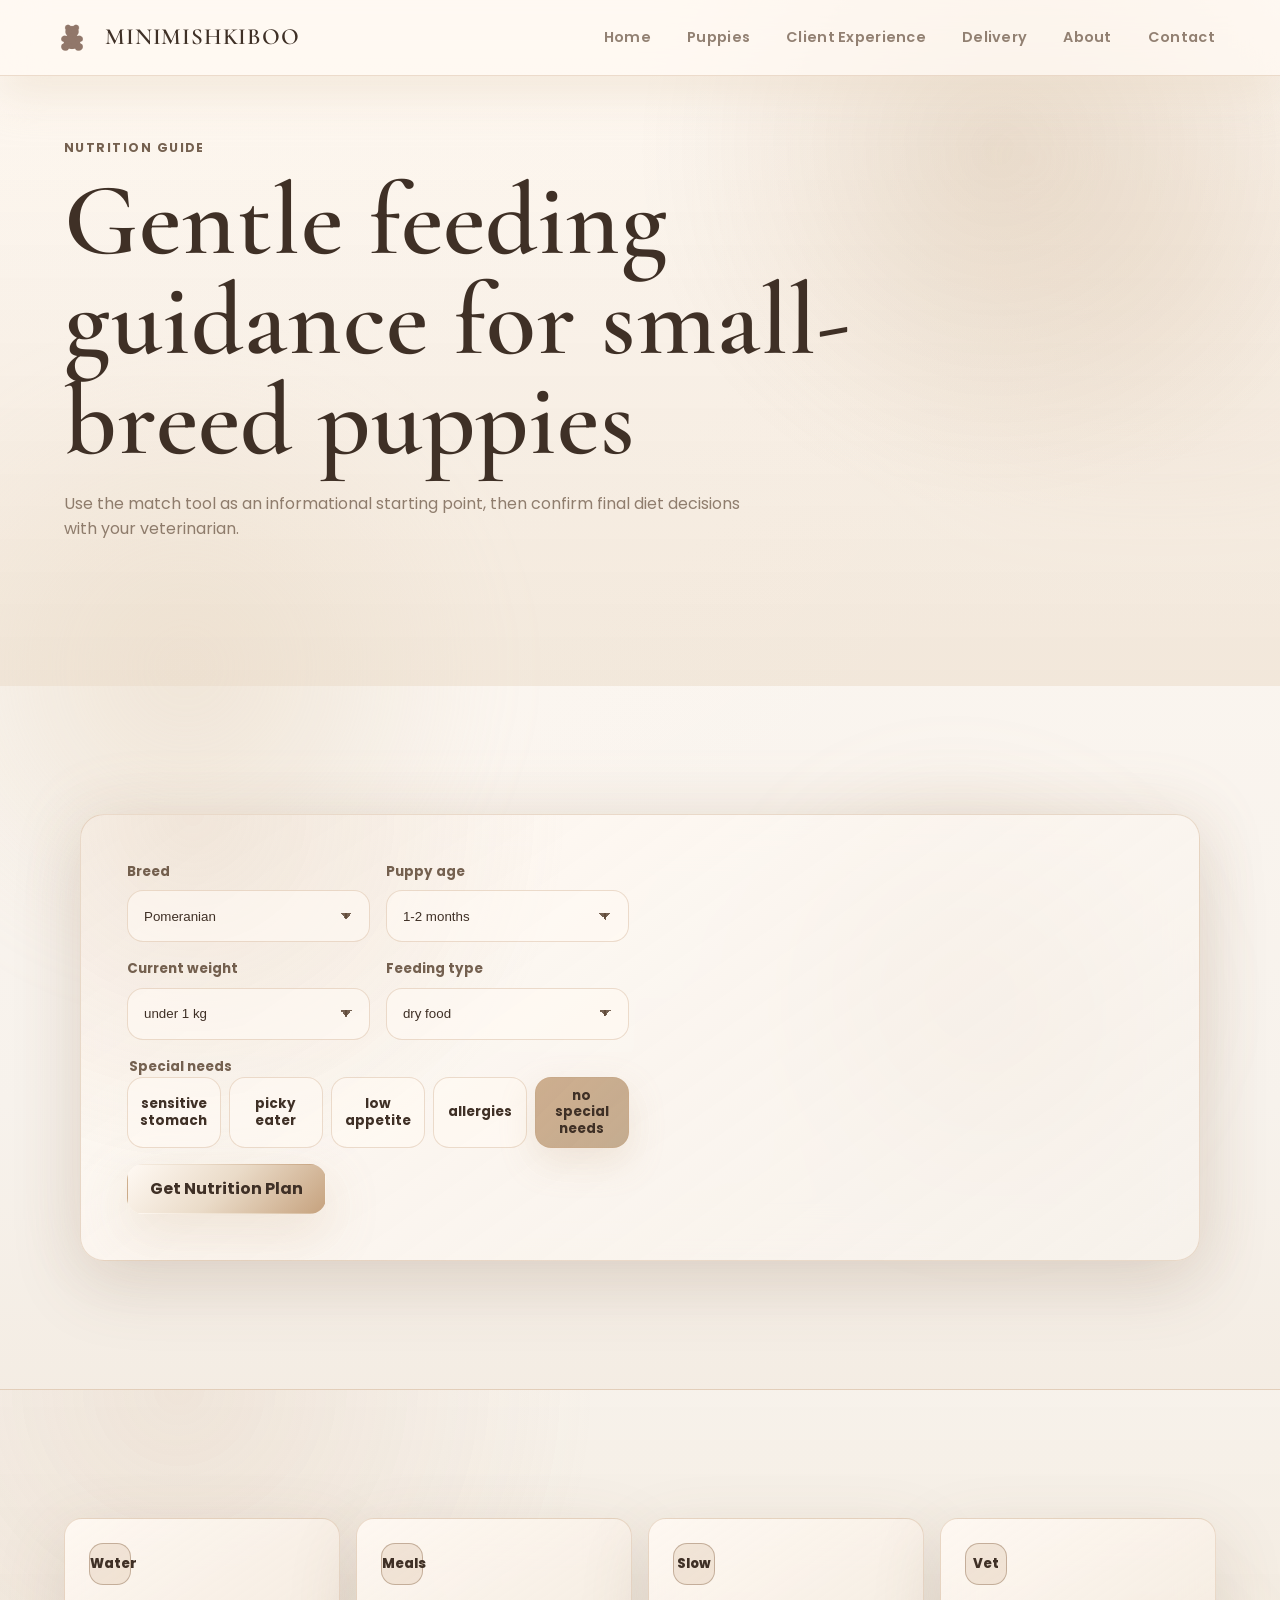
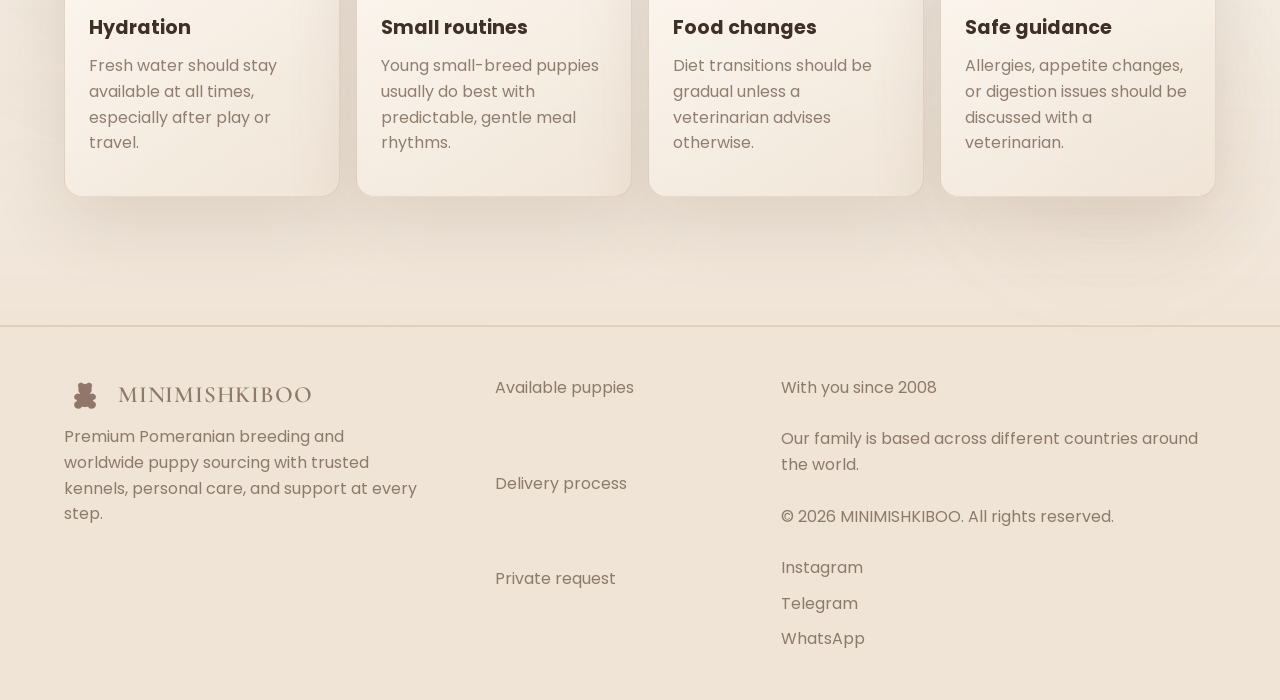
<file: nutrition.html>
<!DOCTYPE html>
<html lang="en">
<head>
  <meta charset="UTF-8">
  <meta name="viewport" content="width=device-width, initial-scale=1.0">
  <meta name="description" content="MINIMISHKIBOO puppy nutrition guide and feeding recommendation tool.">
  <title>Nutrition Guide | MINIMISHKIBOO</title>
  <link rel="icon" type="image/png" href="images/Logo/mini.png">
  <link rel="apple-touch-icon" href="images/Logo/mini.png">
  <meta property="og:image" content="images/Logo/mini.png">
  <meta name="twitter:image" content="images/Logo/mini.png">
  <link rel="preconnect" href="https://fonts.googleapis.com">
  <link rel="preconnect" href="https://fonts.gstatic.com" crossorigin>
  <link href="https://fonts.googleapis.com/css2?family=Cormorant+Garamond:wght@500;600&family=Poppins:wght@400;500;600;700;800&display=swap" rel="stylesheet">
  <link rel="stylesheet" href="styles.css">
</head>
<body data-page="nutrition">
  <div data-site-header></div>
  <main>
    <section class="section page-hero">
      <div class="section__head reveal">
        <p class="eyebrow">Nutrition Guide</p>
        <h1>Gentle feeding guidance for small-breed puppies</h1>
        <p>Use the match tool as an informational starting point, then confirm final diet decisions with your veterinarian.</p>
      </div>
    </section>
    <section class="section nutrition-section">
      <div class="nutrition-match reveal">
        <form class="nutrition-form" id="nutritionForm">
          <label><span>Breed</span><select name="breed" required><option value="Pomeranian">Pomeranian</option><option value="Yorkshire Terrier">Yorkshire Terrier</option><option value="Chihuahua">Chihuahua</option><option value="Maltipoo">Maltipoo</option><option value="Toy Poodle">Toy Poodle</option><option value="Other small breed">Other small breed</option></select></label>
          <label><span>Puppy age</span><select name="age" required><option value="1-2 months">1-2 months</option><option value="2-4 months">2-4 months</option><option value="4-6 months">4-6 months</option><option value="6-12 months">6-12 months</option><option value="12+ months">12+ months</option></select></label>
          <label><span>Current weight</span><select name="weight" required><option value="under 1 kg">under 1 kg</option><option value="1-2 kg">1-2 kg</option><option value="2-4 kg">2-4 kg</option><option value="4+ kg">4+ kg</option></select></label>
          <label><span>Feeding type</span><select name="feeding" required><option value="dry food">dry food</option><option value="wet food">wet food</option><option value="mixed feeding">mixed feeding</option><option value="natural food">natural food</option><option value="not sure yet">not sure yet</option></select></label>
          <fieldset class="nutrition-needs"><legend>Special needs</legend><label><input type="checkbox" name="needs" value="sensitive stomach"><span>sensitive stomach</span></label><label><input type="checkbox" name="needs" value="picky eater"><span>picky eater</span></label><label><input type="checkbox" name="needs" value="low appetite"><span>low appetite</span></label><label><input type="checkbox" name="needs" value="allergies"><span>allergies</span></label><label><input type="checkbox" name="needs" value="no special needs" checked><span>no special needs</span></label></fieldset>
          <button class="button button--primary" type="submit">Get Nutrition Plan</button>
        </form>
        <article class="nutrition-result" id="nutritionResult" aria-live="polite" hidden>
          <p class="eyebrow">Your gentle plan</p>
          <h3 id="nutritionResultTitle">Small-breed puppy nutrition</h3>
          <div class="nutrition-result__grid"><div><span>Recommended feeding style</span><strong id="nutritionStyle"></strong></div><div><span>Feeding frequency per day</span><strong id="nutritionFrequency"></strong></div></div>
          <p id="nutritionPortion"></p><p id="nutritionHydration"></p><p id="nutritionWarning"></p>
          <small>This recommendation is informational only and does not replace veterinary advice.</small>
        </article>
      </div>
    </section>
    <section class="section section--dark">
      <div class="trust-grid reveal">
        <article class="trust-card"><span>Water</span><h3>Hydration</h3><p>Fresh water should stay available at all times, especially after play or travel.</p></article>
        <article class="trust-card"><span>Meals</span><h3>Small routines</h3><p>Young small-breed puppies usually do best with predictable, gentle meal rhythms.</p></article>
        <article class="trust-card"><span>Slow</span><h3>Food changes</h3><p>Diet transitions should be gradual unless a veterinarian advises otherwise.</p></article>
        <article class="trust-card"><span>Vet</span><h3>Safe guidance</h3><p>Allergies, appetite changes, or digestion issues should be discussed with a veterinarian.</p></article>
      </div>
    </section>
  </main>
  <div data-site-footer></div>
  <script src="data/puppies.js"></script>
  <script src="script.js"></script>
</body>
</html>
</file>
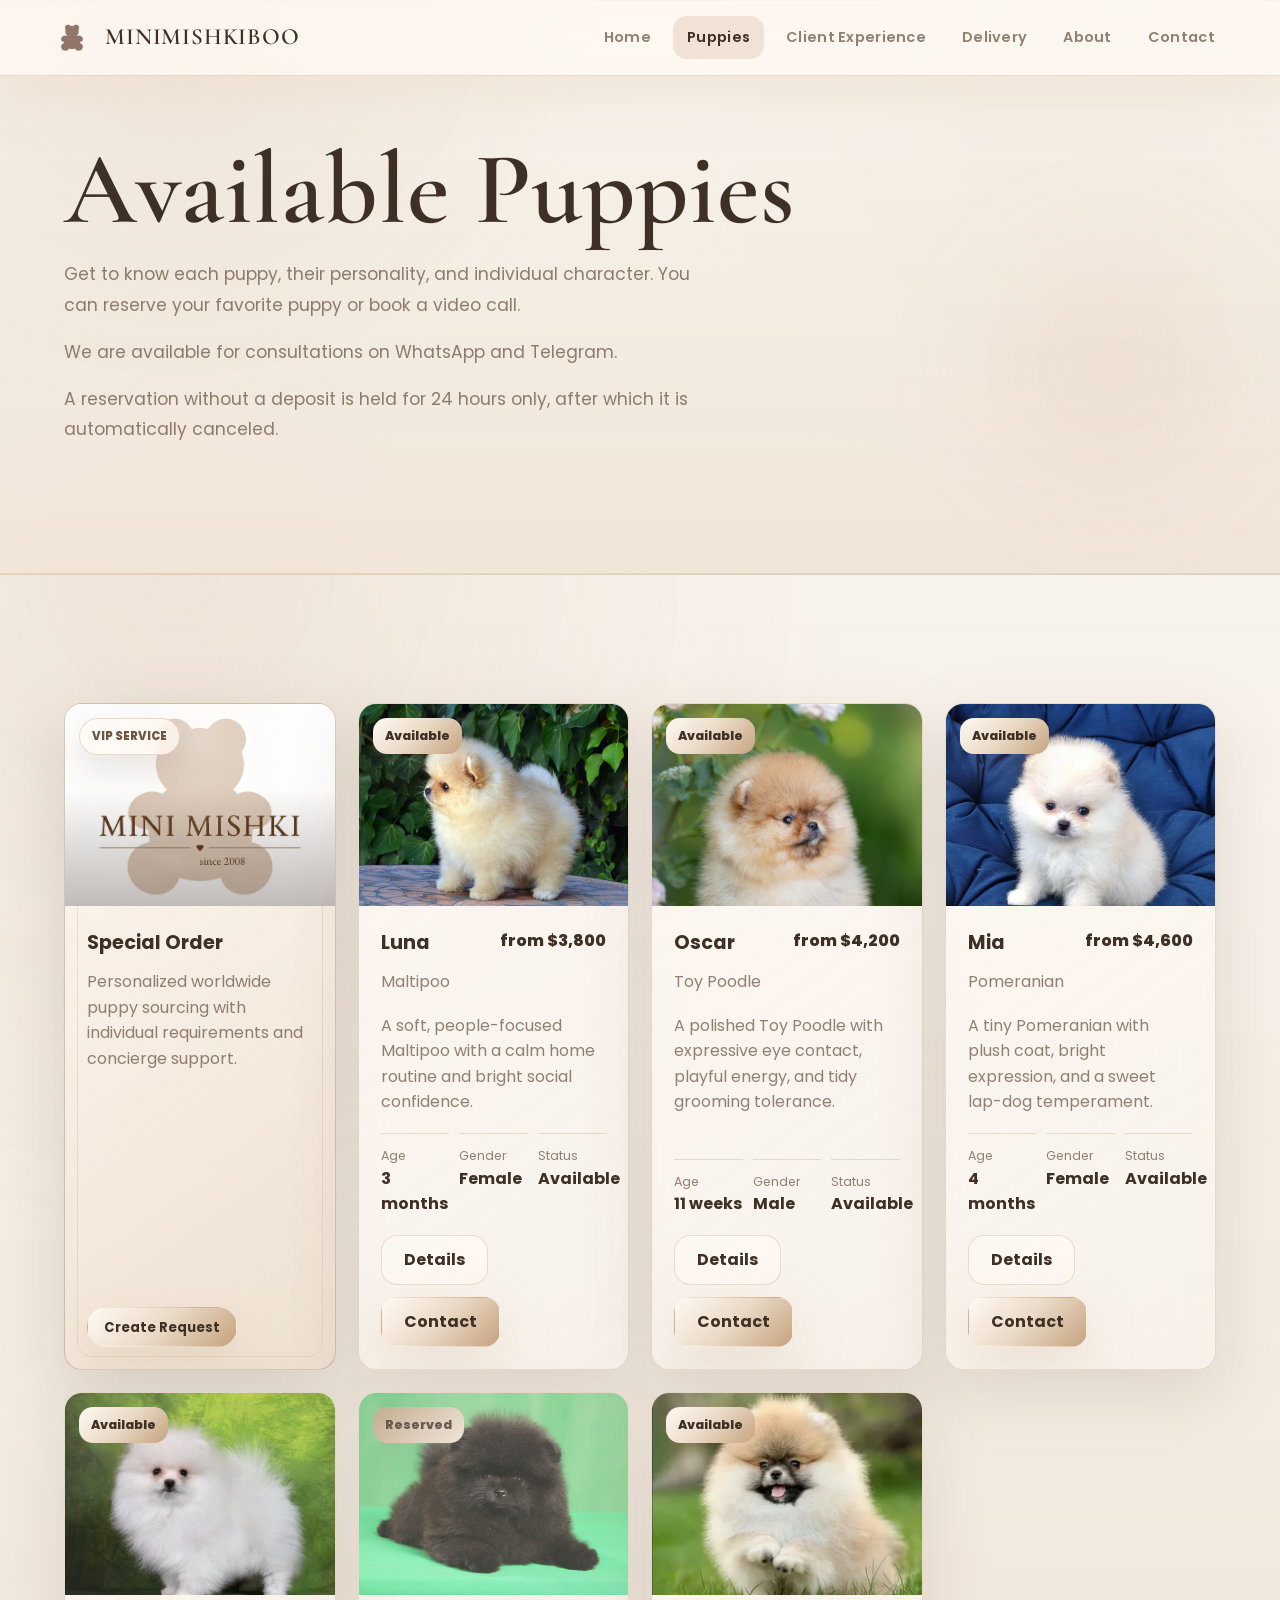
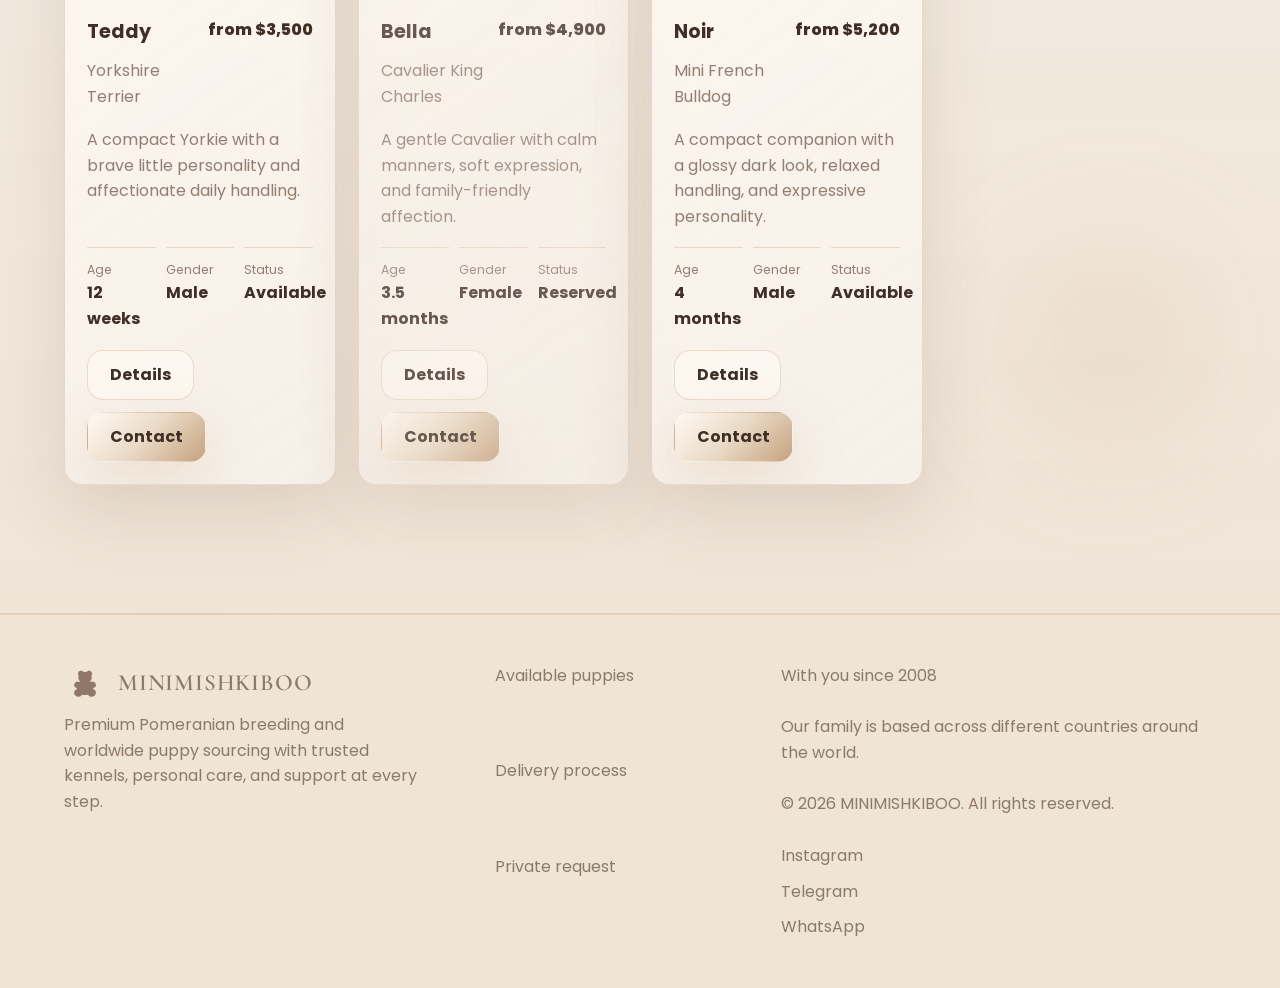
<file: puppies.html>
<!DOCTYPE html>
<html lang="en">
<head>
  <meta charset="UTF-8">
  <meta name="viewport" content="width=device-width, initial-scale=1.0">
  <meta name="description" content="Browse Pomeranian and sourced puppies available through MINIMISHKIBOO worldwide.">
  <title>Puppies | MINIMISHKIBOO</title>
  <link rel="icon" type="image/png" href="images/Logo/mini.png">
  <link rel="apple-touch-icon" href="images/Logo/mini.png">
  <meta property="og:image" content="images/Logo/mini.png">
  <meta name="twitter:image" content="images/Logo/mini.png">
  <link rel="preconnect" href="https://fonts.googleapis.com">
  <link rel="preconnect" href="https://fonts.gstatic.com" crossorigin>
  <link href="https://fonts.googleapis.com/css2?family=Cormorant+Garamond:wght@500;600&family=Poppins:wght@400;500;600;700;800&display=swap" rel="stylesheet">
  <link rel="stylesheet" href="styles.css">
</head>
<body data-page="puppies">
  <div data-site-header></div>
  <main>
    <section class="section page-hero section--dark">
      <div class="section__head reveal">
        <h1>Available Puppies</h1>
        <div class="section__copy section__copy--editorial">
          <p>Get to know each puppy, their personality, and individual character. You can reserve your favorite puppy or book a video call.</p>
          <p>We are available for consultations on WhatsApp and Telegram.</p>
          <p>A reservation without a deposit is held for 24 hours only, after which it is automatically canceled.</p>
        </div>
      </div>
    </section>

    <section class="section section--dark">
      <div class="puppy-grid reveal" id="puppyGrid"></div>
    </section>
  </main>
  <div data-site-footer></div>
  <script src="data/puppies.js"></script>
  <script src="script.js"></script>
</body>
</html>
</file>
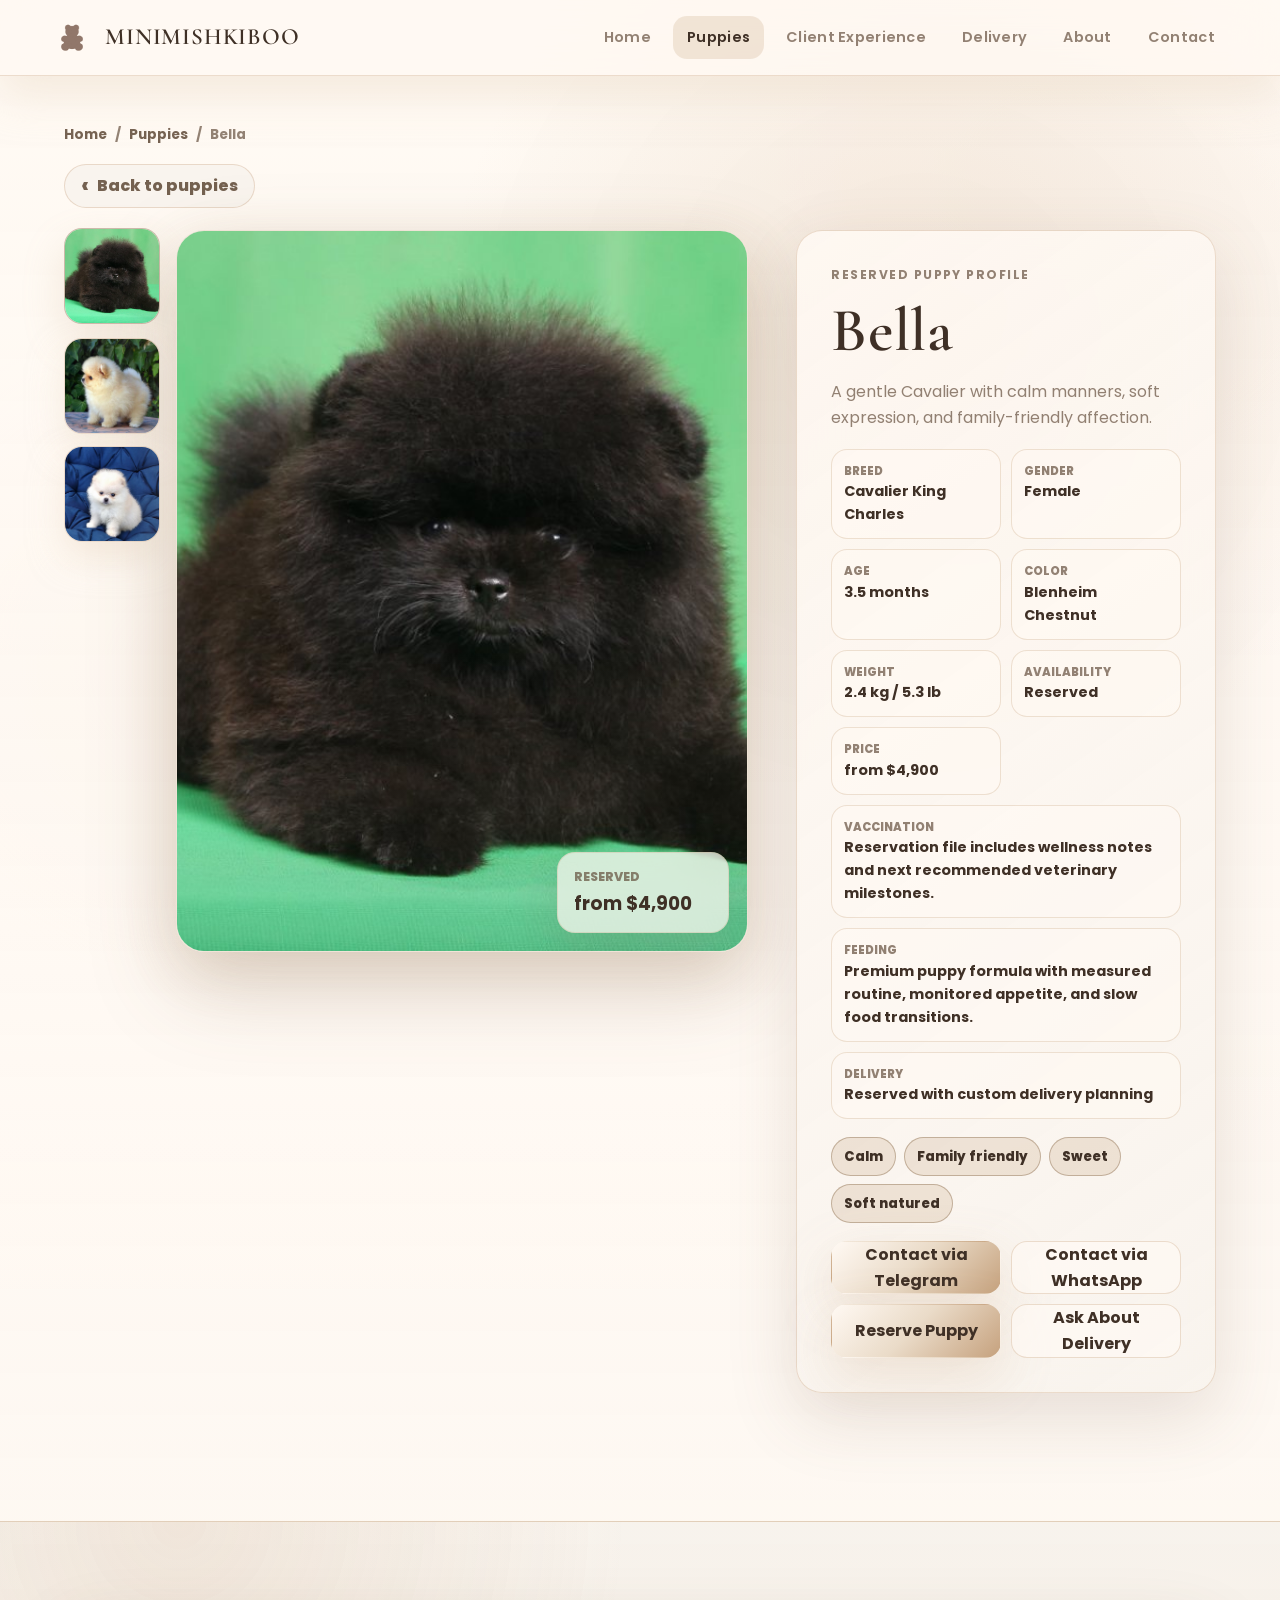
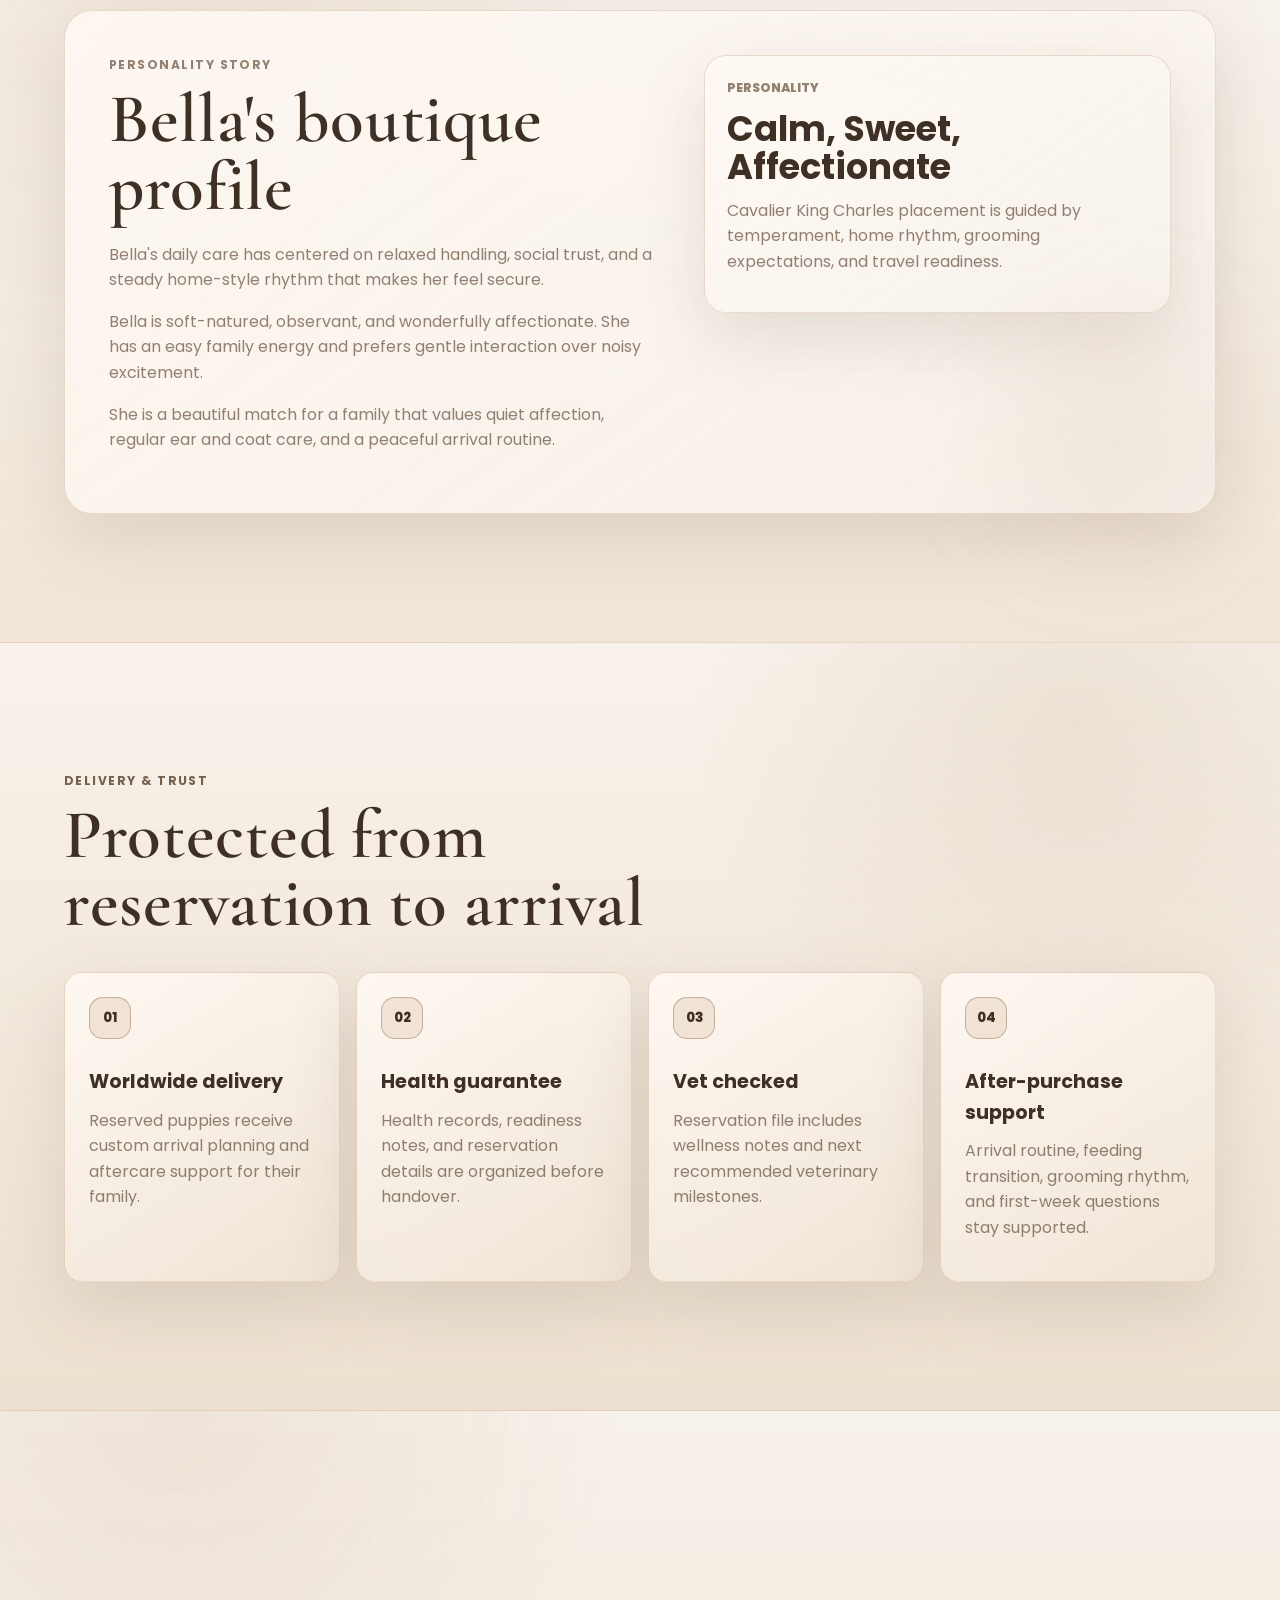
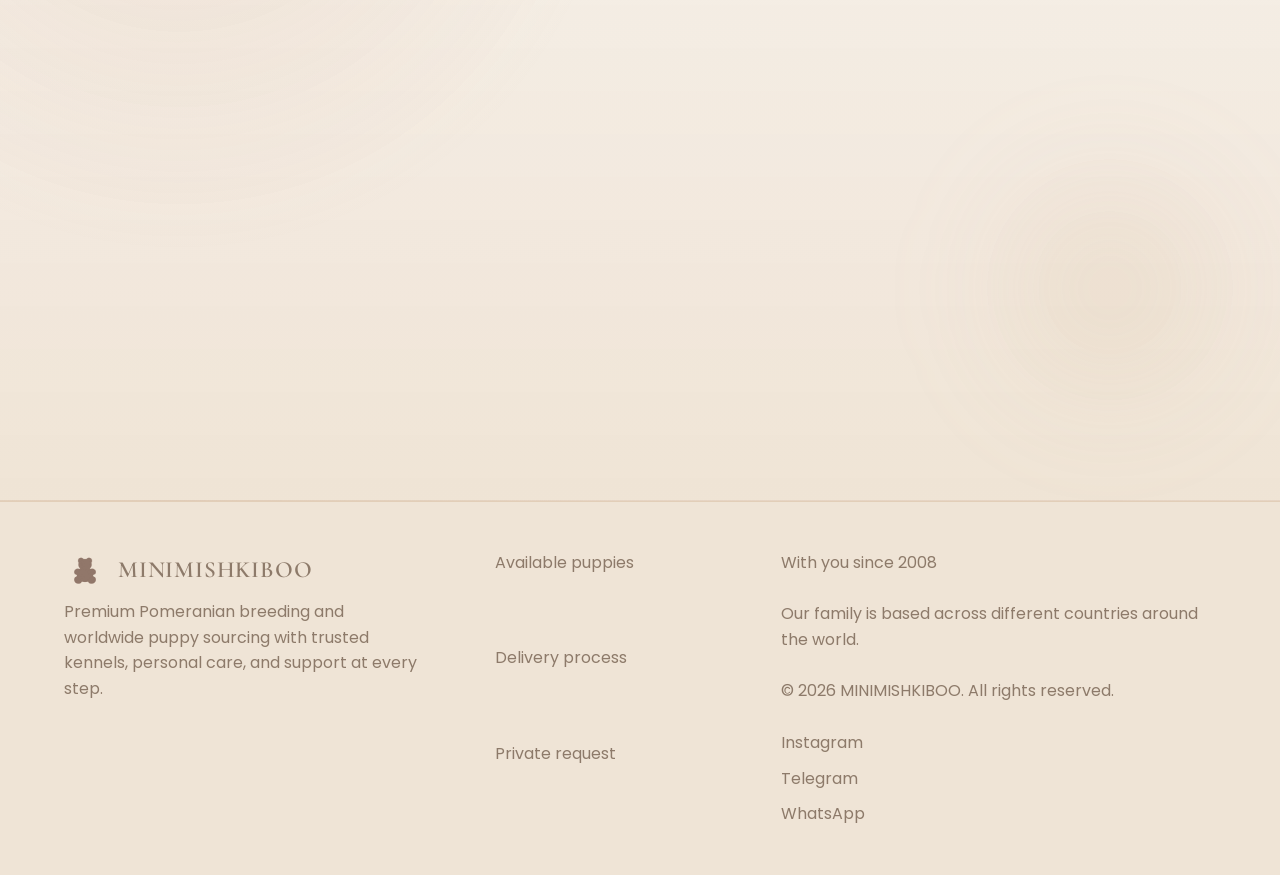
<file: puppy-bella.html>
<!DOCTYPE html>
<html lang="en">
<head>
  <meta charset="UTF-8"><meta name="viewport" content="width=device-width, initial-scale=1.0">
  <meta name="description" content="Bella, Cavalier King Charles puppy profile by MINIMISHKIBOO.">
  <title>Bella | MINIMISHKIBOO</title>
  <link rel="icon" type="image/png" href="images/Logo/mini.png"><link rel="apple-touch-icon" href="images/Logo/mini.png"><meta property="og:image" content="images/Logo/mini.png"><meta name="twitter:image" content="images/Logo/mini.png">
  <link rel="preconnect" href="https://fonts.googleapis.com"><link rel="preconnect" href="https://fonts.gstatic.com" crossorigin>
  <link href="https://fonts.googleapis.com/css2?family=Cormorant+Garamond:wght@500;600&family=Poppins:wght@400;500;600;700;800&display=swap" rel="stylesheet"><link rel="stylesheet" href="styles.css">
</head>
<body data-page="puppies" data-puppy-id="bella"><div data-site-header></div><main id="puppyProfile"></main><div data-site-footer></div><script src="data/puppies.js"></script><script src="script.js"></script></body>
</html>
</file>
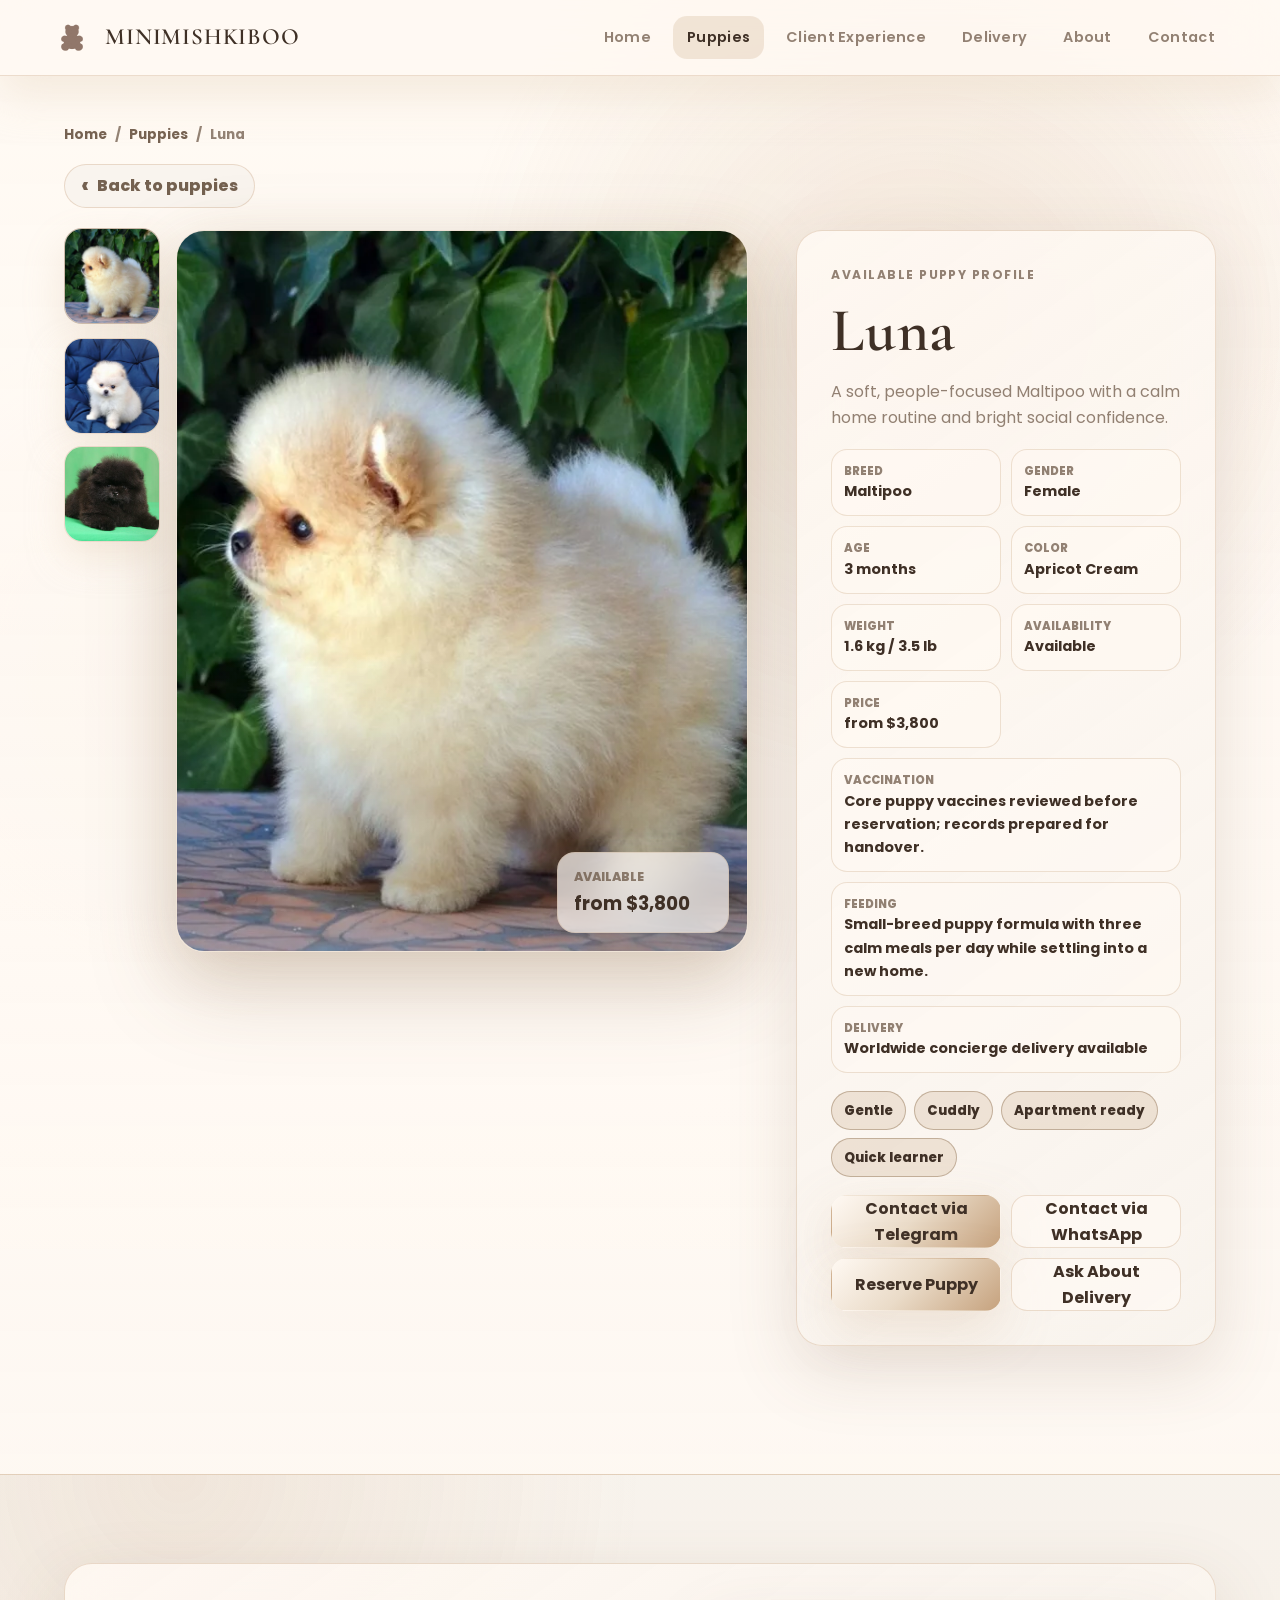
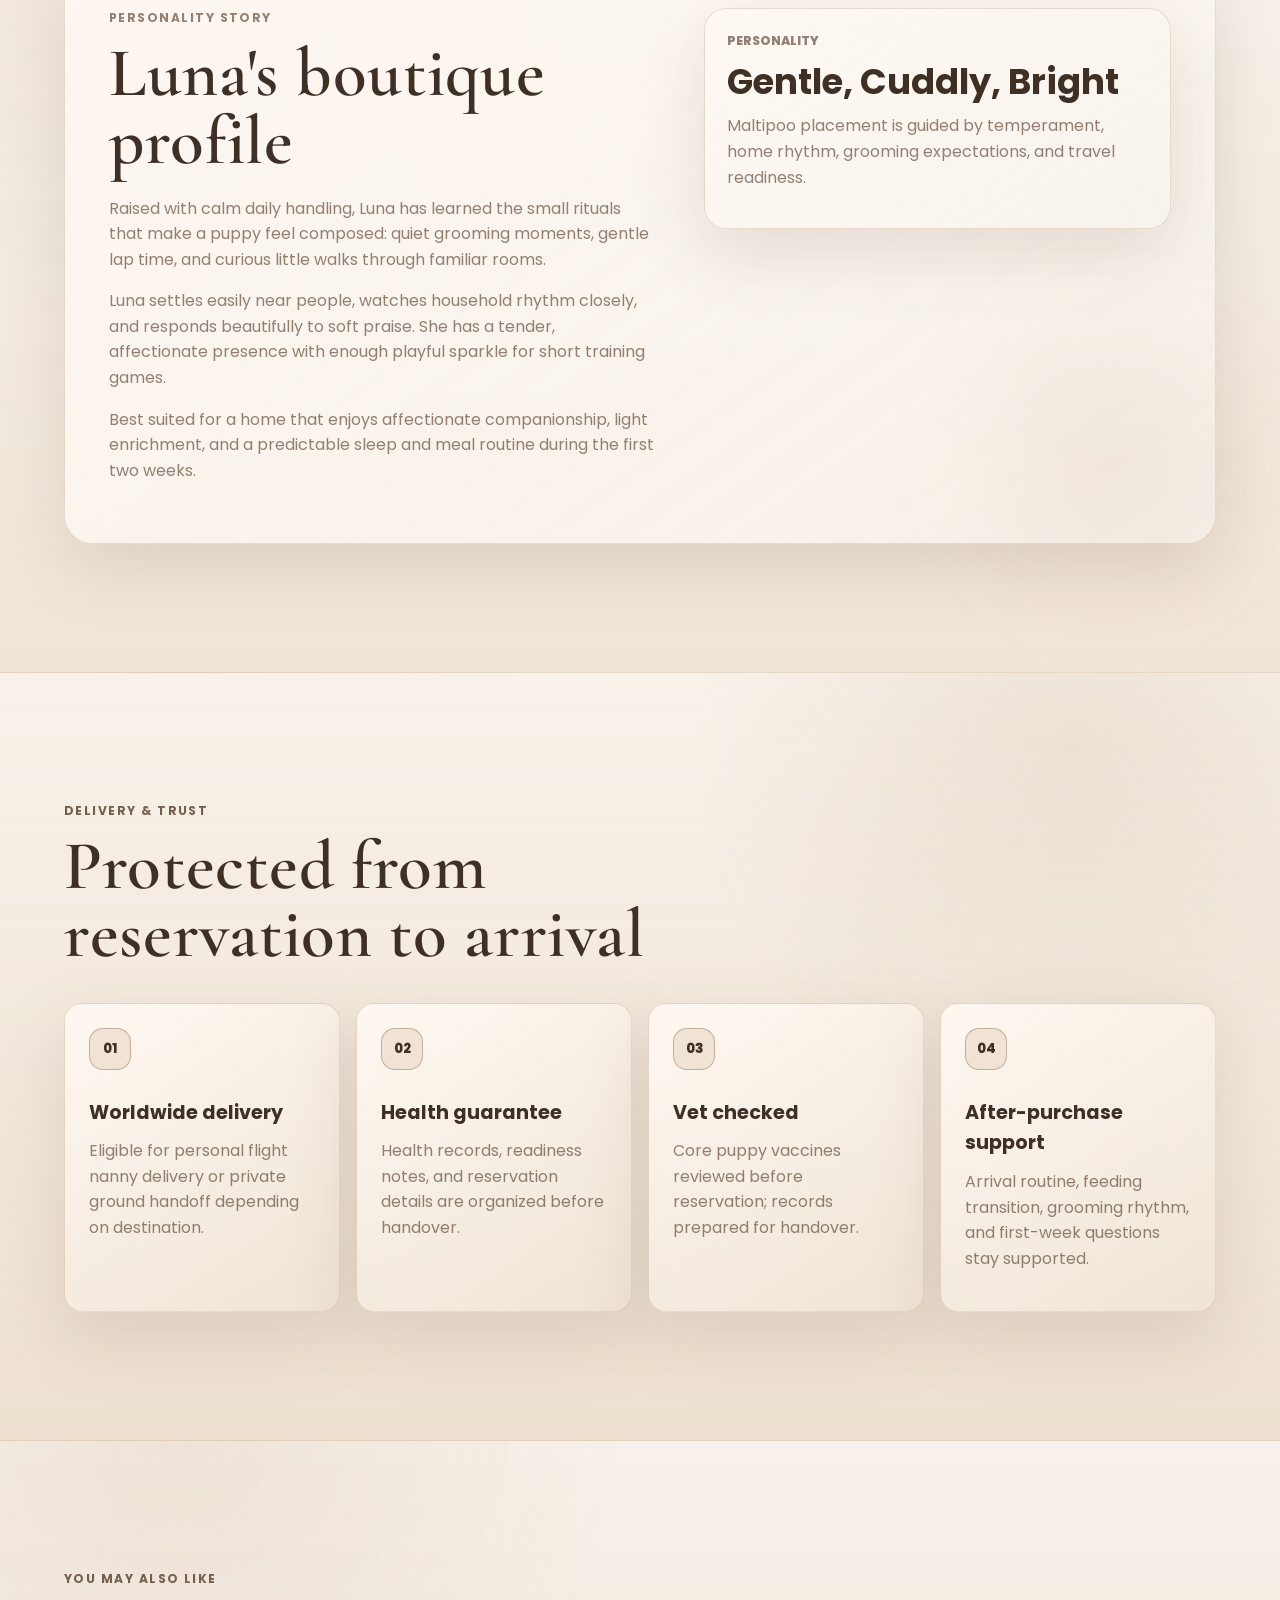
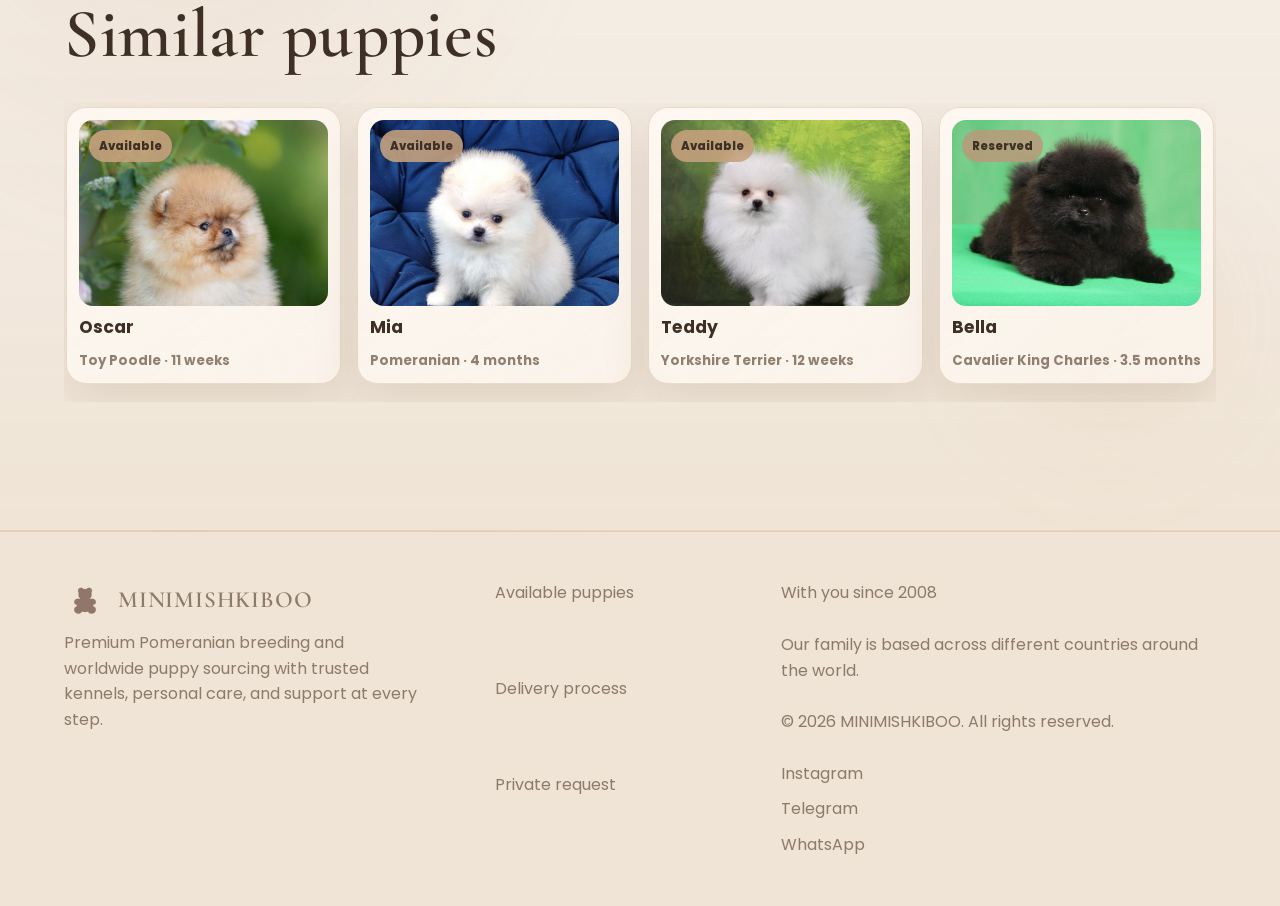
<file: puppy-luna.html>
<!DOCTYPE html>
<html lang="en">
<head>
  <meta charset="UTF-8"><meta name="viewport" content="width=device-width, initial-scale=1.0">
  <meta name="description" content="Luna, Maltipoo puppy profile by MINIMISHKIBOO.">
  <title>Luna | MINIMISHKIBOO</title>
  <link rel="icon" type="image/png" href="images/Logo/mini.png"><link rel="apple-touch-icon" href="images/Logo/mini.png"><meta property="og:image" content="images/Logo/mini.png"><meta name="twitter:image" content="images/Logo/mini.png">
  <link rel="preconnect" href="https://fonts.googleapis.com"><link rel="preconnect" href="https://fonts.gstatic.com" crossorigin>
  <link href="https://fonts.googleapis.com/css2?family=Cormorant+Garamond:wght@500;600&family=Poppins:wght@400;500;600;700;800&display=swap" rel="stylesheet"><link rel="stylesheet" href="styles.css">
</head>
<body data-page="puppies" data-puppy-id="luna"><div data-site-header></div><main id="puppyProfile"></main><div data-site-footer></div><script src="data/puppies.js"></script><script src="script.js"></script></body>
</html>
</file>
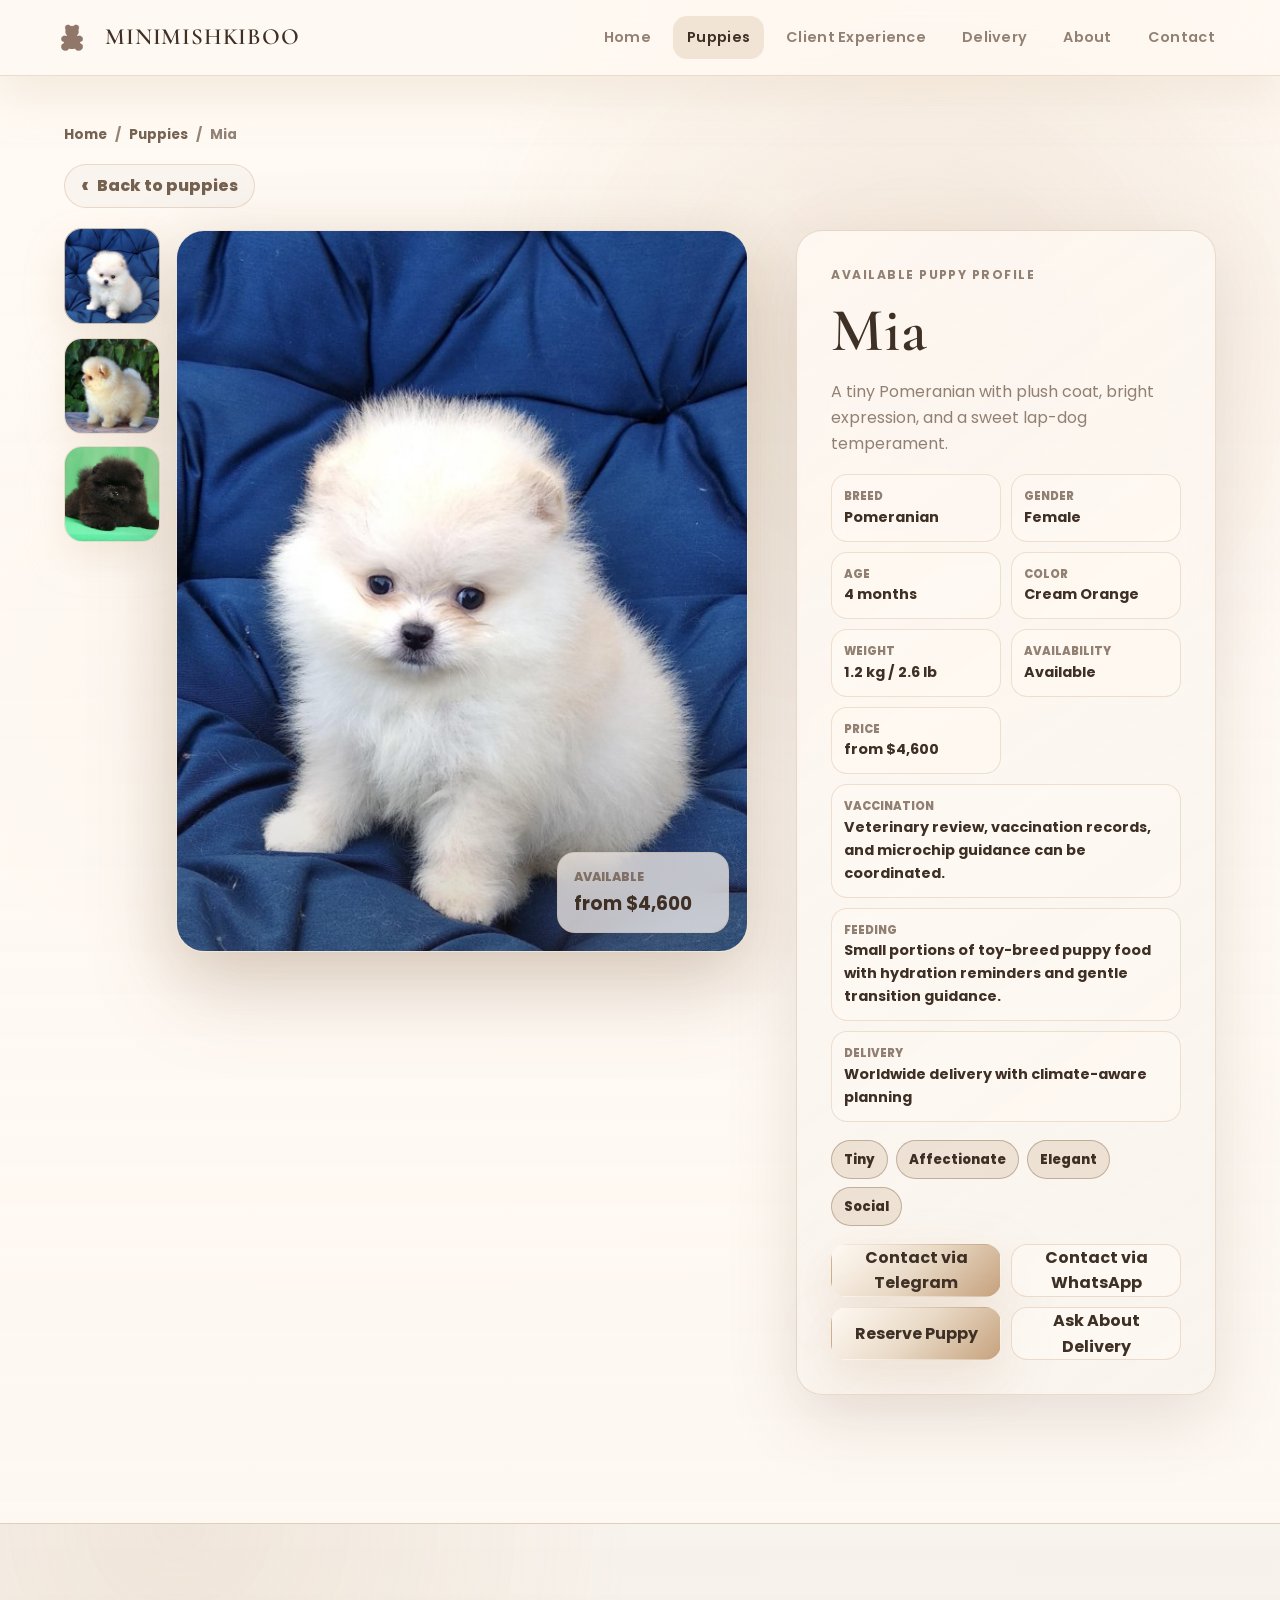
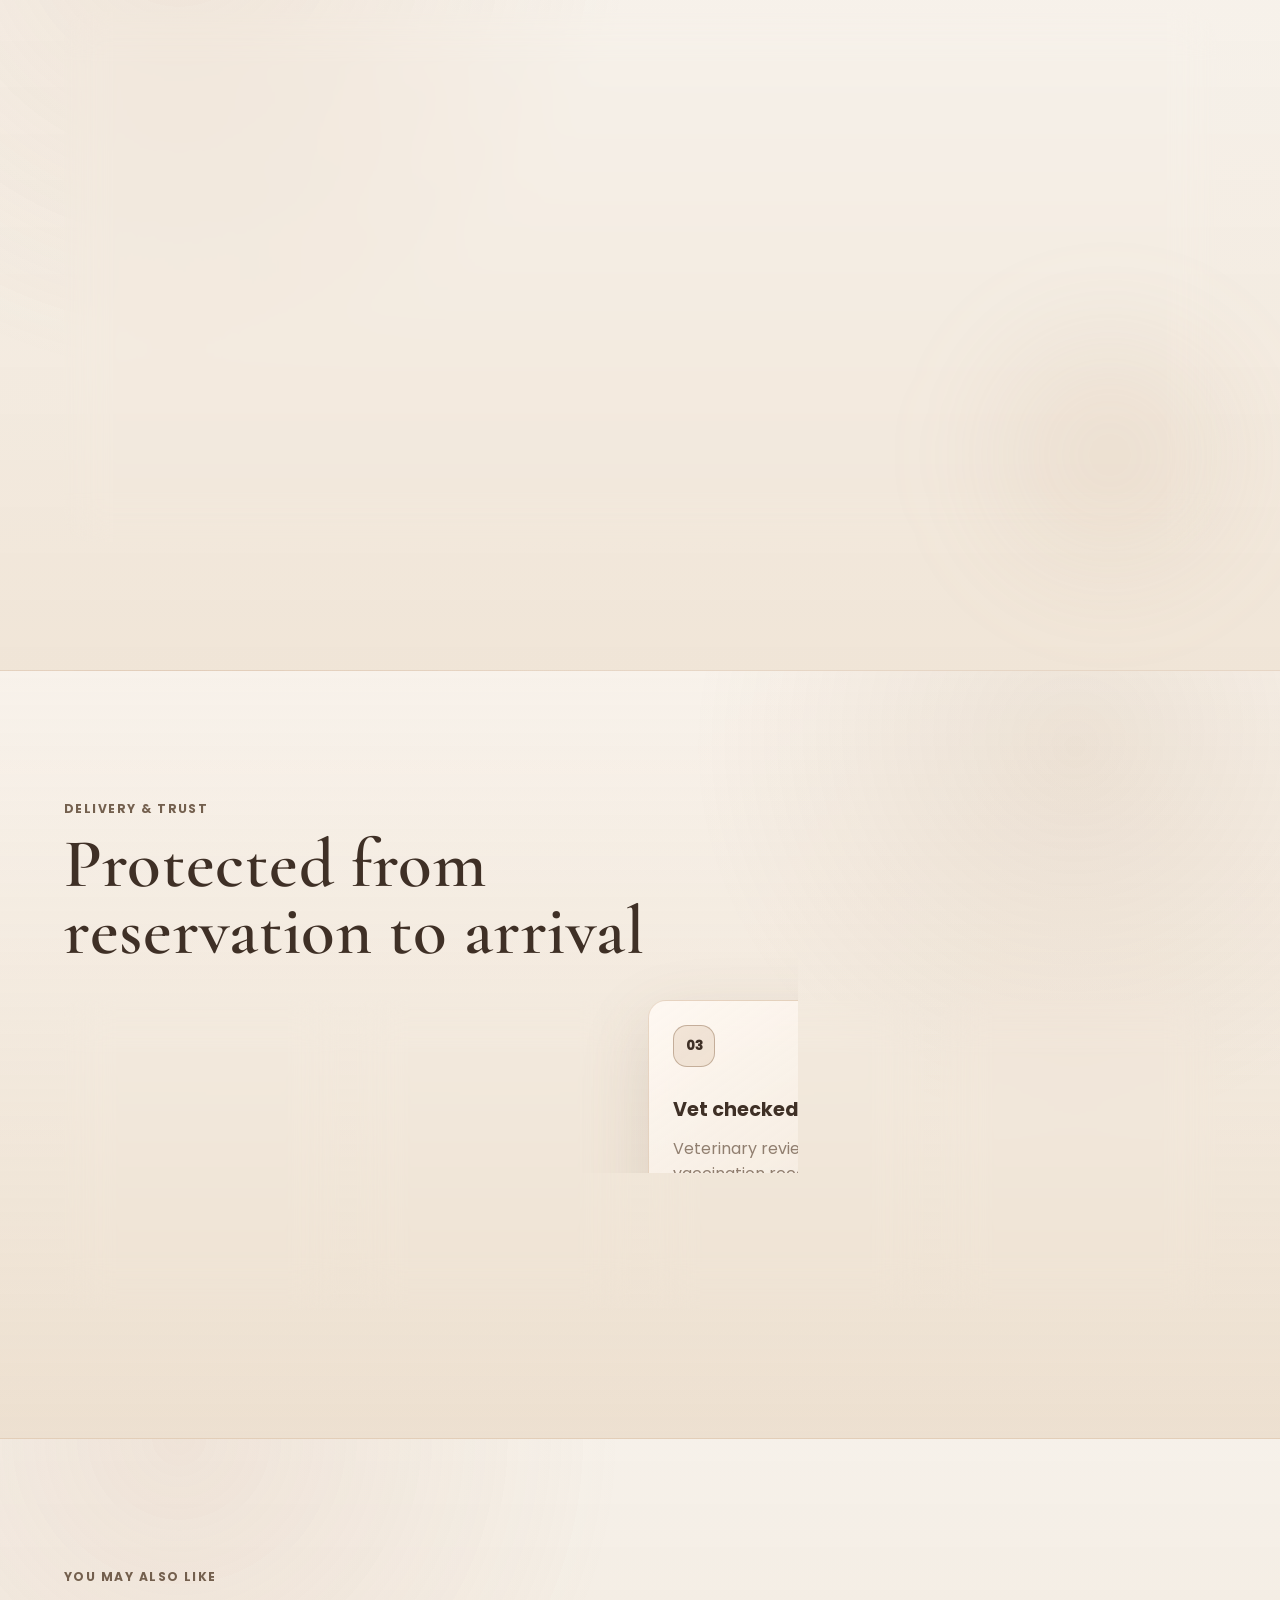
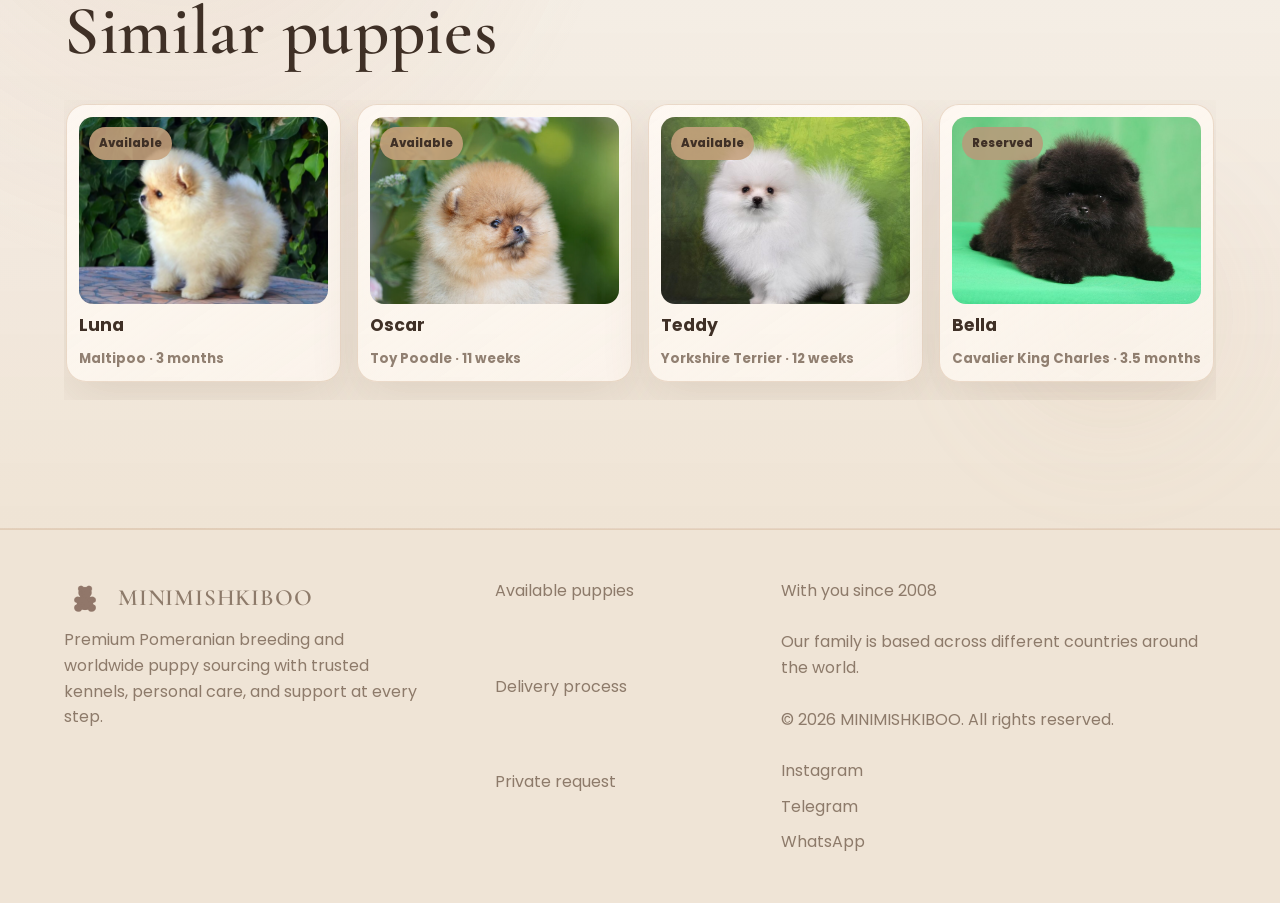
<file: puppy-mia.html>
<!DOCTYPE html>
<html lang="en">
<head>
  <meta charset="UTF-8"><meta name="viewport" content="width=device-width, initial-scale=1.0">
  <meta name="description" content="Mia, Pomeranian puppy profile by MINIMISHKIBOO.">
  <title>Mia | MINIMISHKIBOO</title>
  <link rel="icon" type="image/png" href="images/Logo/mini.png"><link rel="apple-touch-icon" href="images/Logo/mini.png"><meta property="og:image" content="images/Logo/mini.png"><meta name="twitter:image" content="images/Logo/mini.png">
  <link rel="preconnect" href="https://fonts.googleapis.com"><link rel="preconnect" href="https://fonts.gstatic.com" crossorigin>
  <link href="https://fonts.googleapis.com/css2?family=Cormorant+Garamond:wght@500;600&family=Poppins:wght@400;500;600;700;800&display=swap" rel="stylesheet"><link rel="stylesheet" href="styles.css">
</head>
<body data-page="puppies" data-puppy-id="mia"><div data-site-header></div><main id="puppyProfile"></main><div data-site-footer></div><script src="data/puppies.js"></script><script src="script.js"></script></body>
</html>
</file>
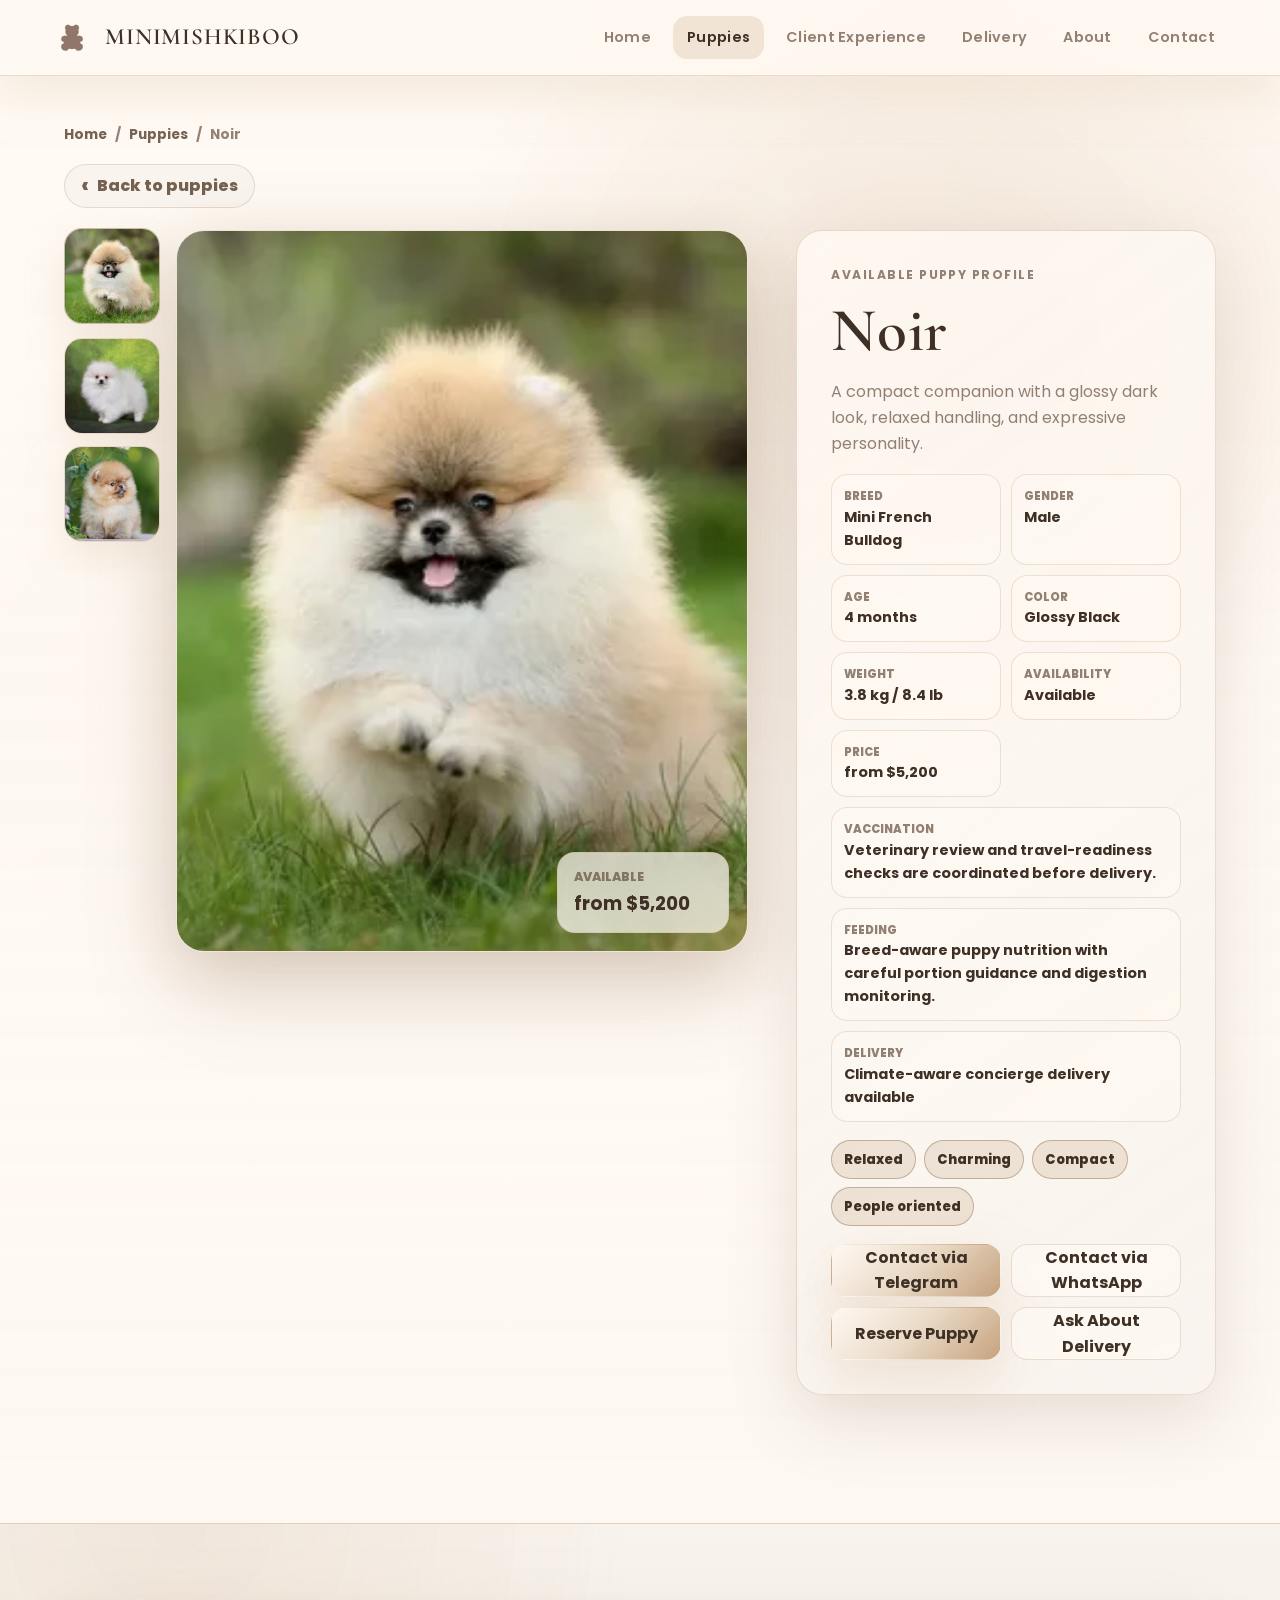
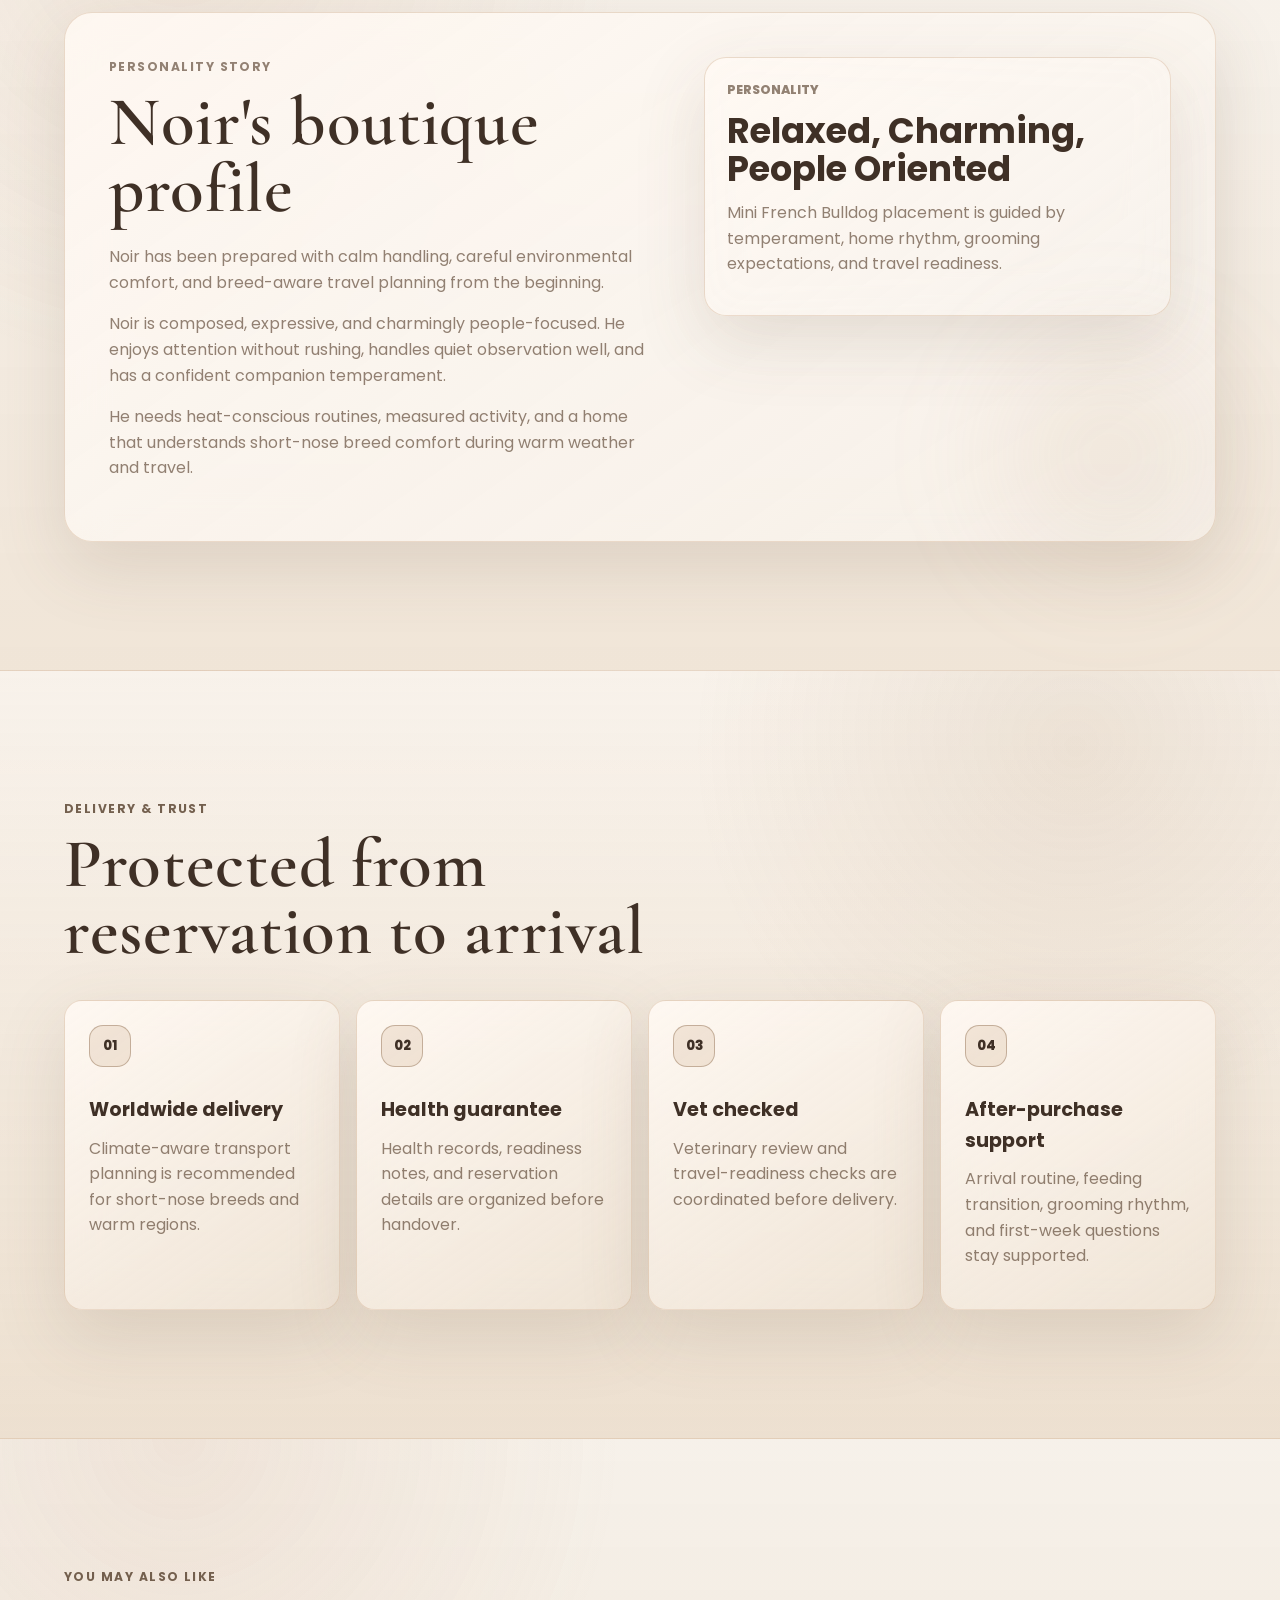
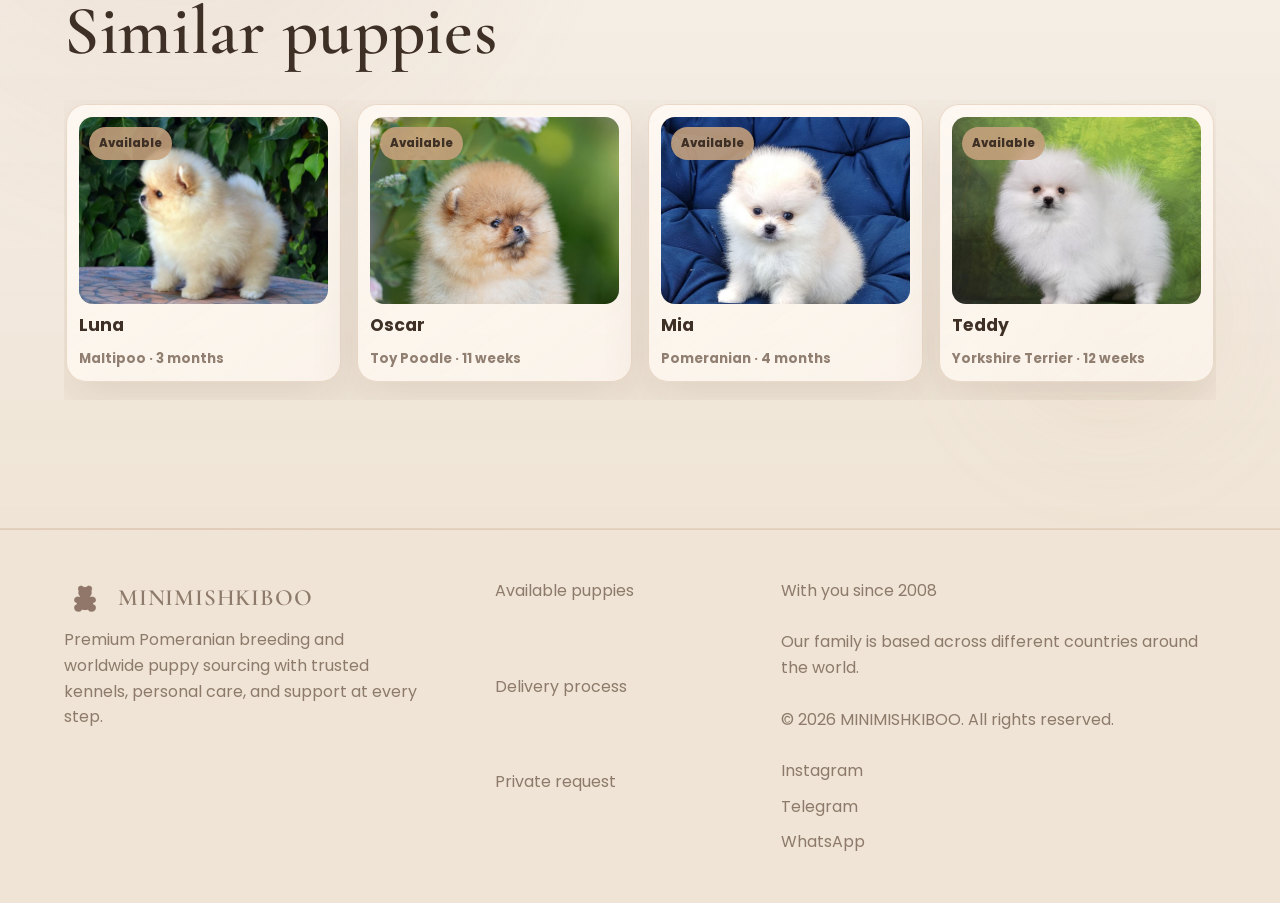
<file: puppy-noir.html>
<!DOCTYPE html>
<html lang="en">
<head>
  <meta charset="UTF-8"><meta name="viewport" content="width=device-width, initial-scale=1.0">
  <meta name="description" content="Noir, Mini French Bulldog puppy profile by MINIMISHKIBOO.">
  <title>Noir | MINIMISHKIBOO</title>
  <link rel="icon" type="image/png" href="images/Logo/mini.png"><link rel="apple-touch-icon" href="images/Logo/mini.png"><meta property="og:image" content="images/Logo/mini.png"><meta name="twitter:image" content="images/Logo/mini.png">
  <link rel="preconnect" href="https://fonts.googleapis.com"><link rel="preconnect" href="https://fonts.gstatic.com" crossorigin>
  <link href="https://fonts.googleapis.com/css2?family=Cormorant+Garamond:wght@500;600&family=Poppins:wght@400;500;600;700;800&display=swap" rel="stylesheet"><link rel="stylesheet" href="styles.css">
</head>
<body data-page="puppies" data-puppy-id="noir"><div data-site-header></div><main id="puppyProfile"></main><div data-site-footer></div><script src="data/puppies.js"></script><script src="script.js"></script></body>
</html>
</file>
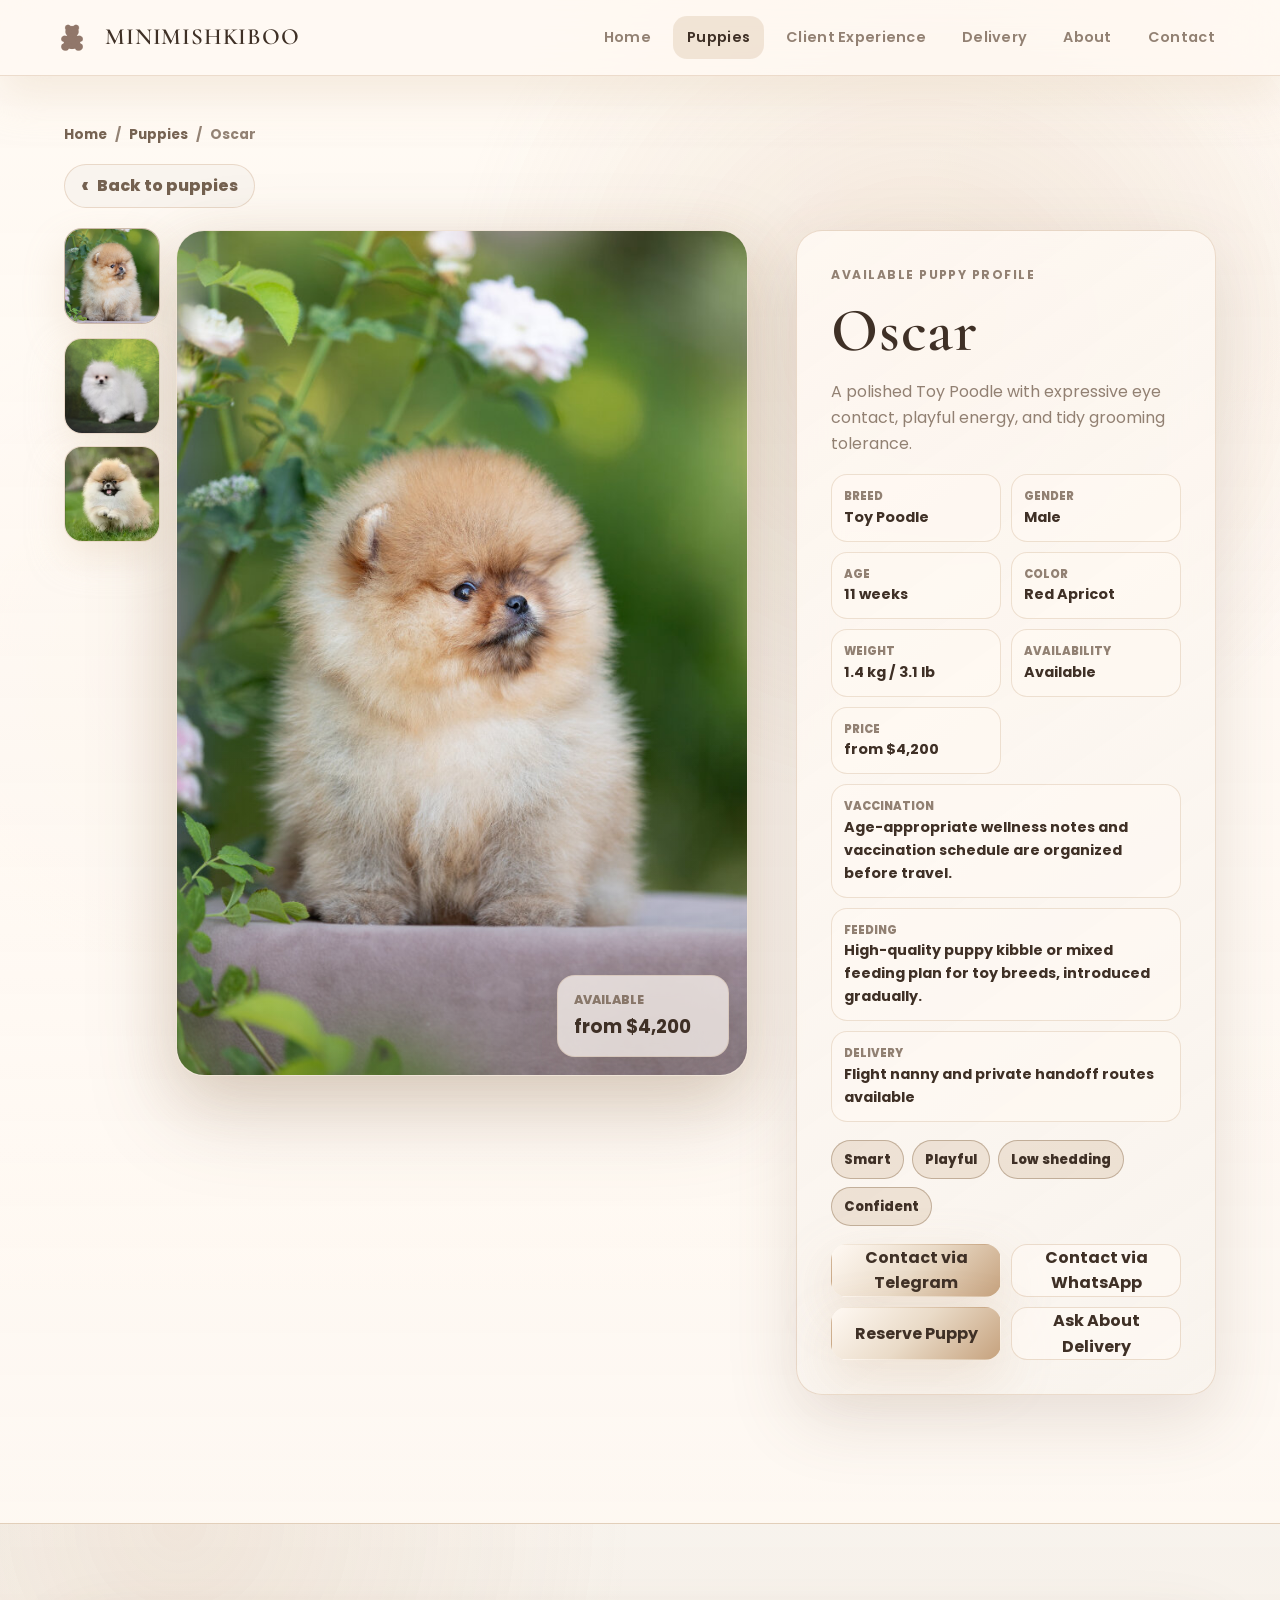
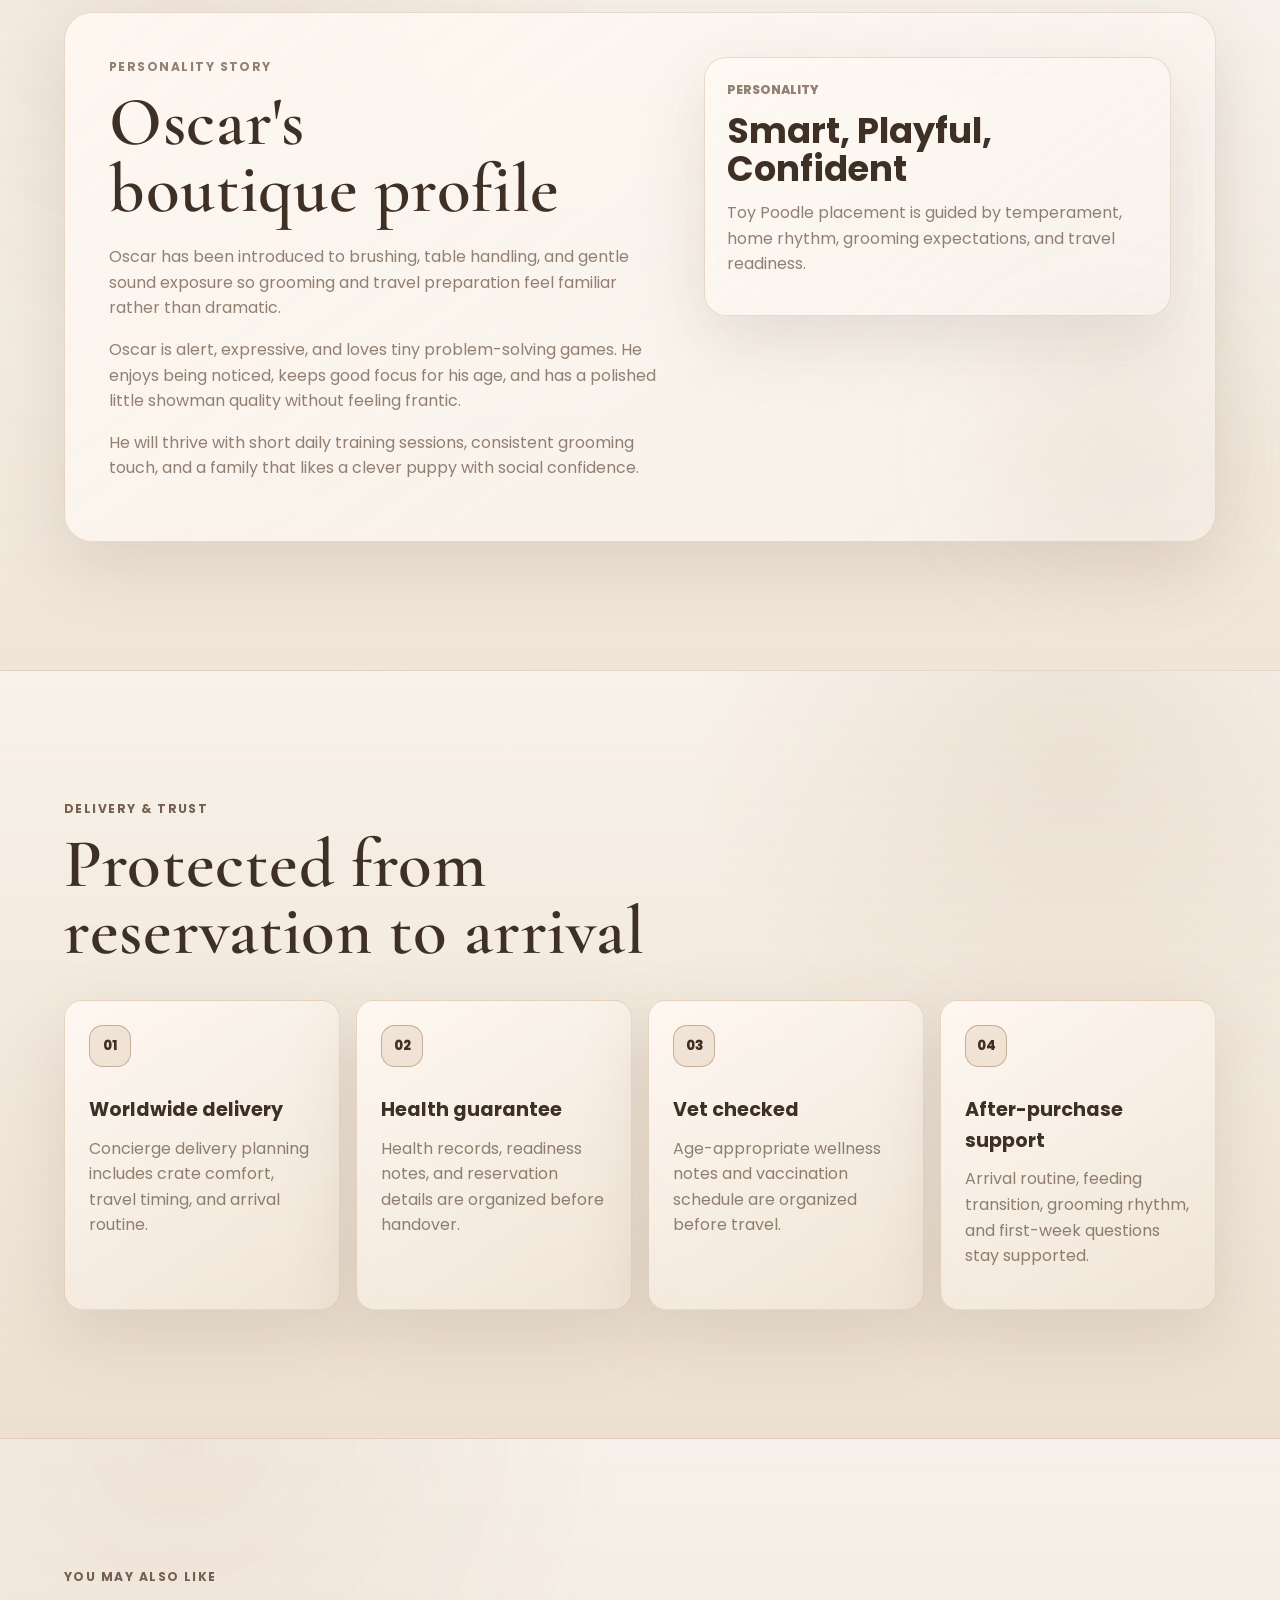
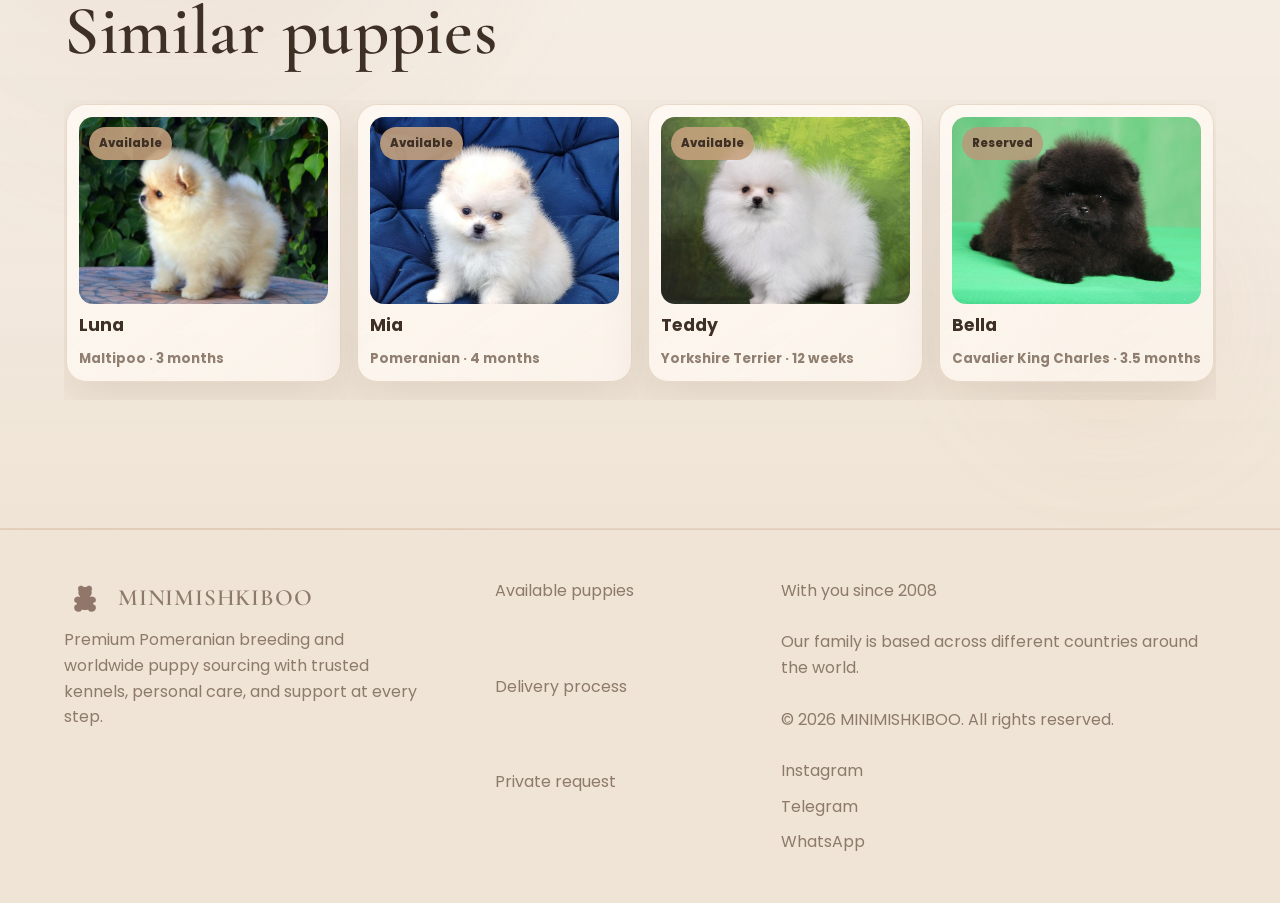
<file: puppy-oscar.html>
<!DOCTYPE html>
<html lang="en">
<head>
  <meta charset="UTF-8"><meta name="viewport" content="width=device-width, initial-scale=1.0">
  <meta name="description" content="Oscar, Toy Poodle puppy profile by MINIMISHKIBOO.">
  <title>Oscar | MINIMISHKIBOO</title>
  <link rel="icon" type="image/png" href="images/Logo/mini.png"><link rel="apple-touch-icon" href="images/Logo/mini.png"><meta property="og:image" content="images/Logo/mini.png"><meta name="twitter:image" content="images/Logo/mini.png">
  <link rel="preconnect" href="https://fonts.googleapis.com"><link rel="preconnect" href="https://fonts.gstatic.com" crossorigin>
  <link href="https://fonts.googleapis.com/css2?family=Cormorant+Garamond:wght@500;600&family=Poppins:wght@400;500;600;700;800&display=swap" rel="stylesheet"><link rel="stylesheet" href="styles.css">
</head>
<body data-page="puppies" data-puppy-id="oscar"><div data-site-header></div><main id="puppyProfile"></main><div data-site-footer></div><script src="data/puppies.js"></script><script src="script.js"></script></body>
</html>
</file>
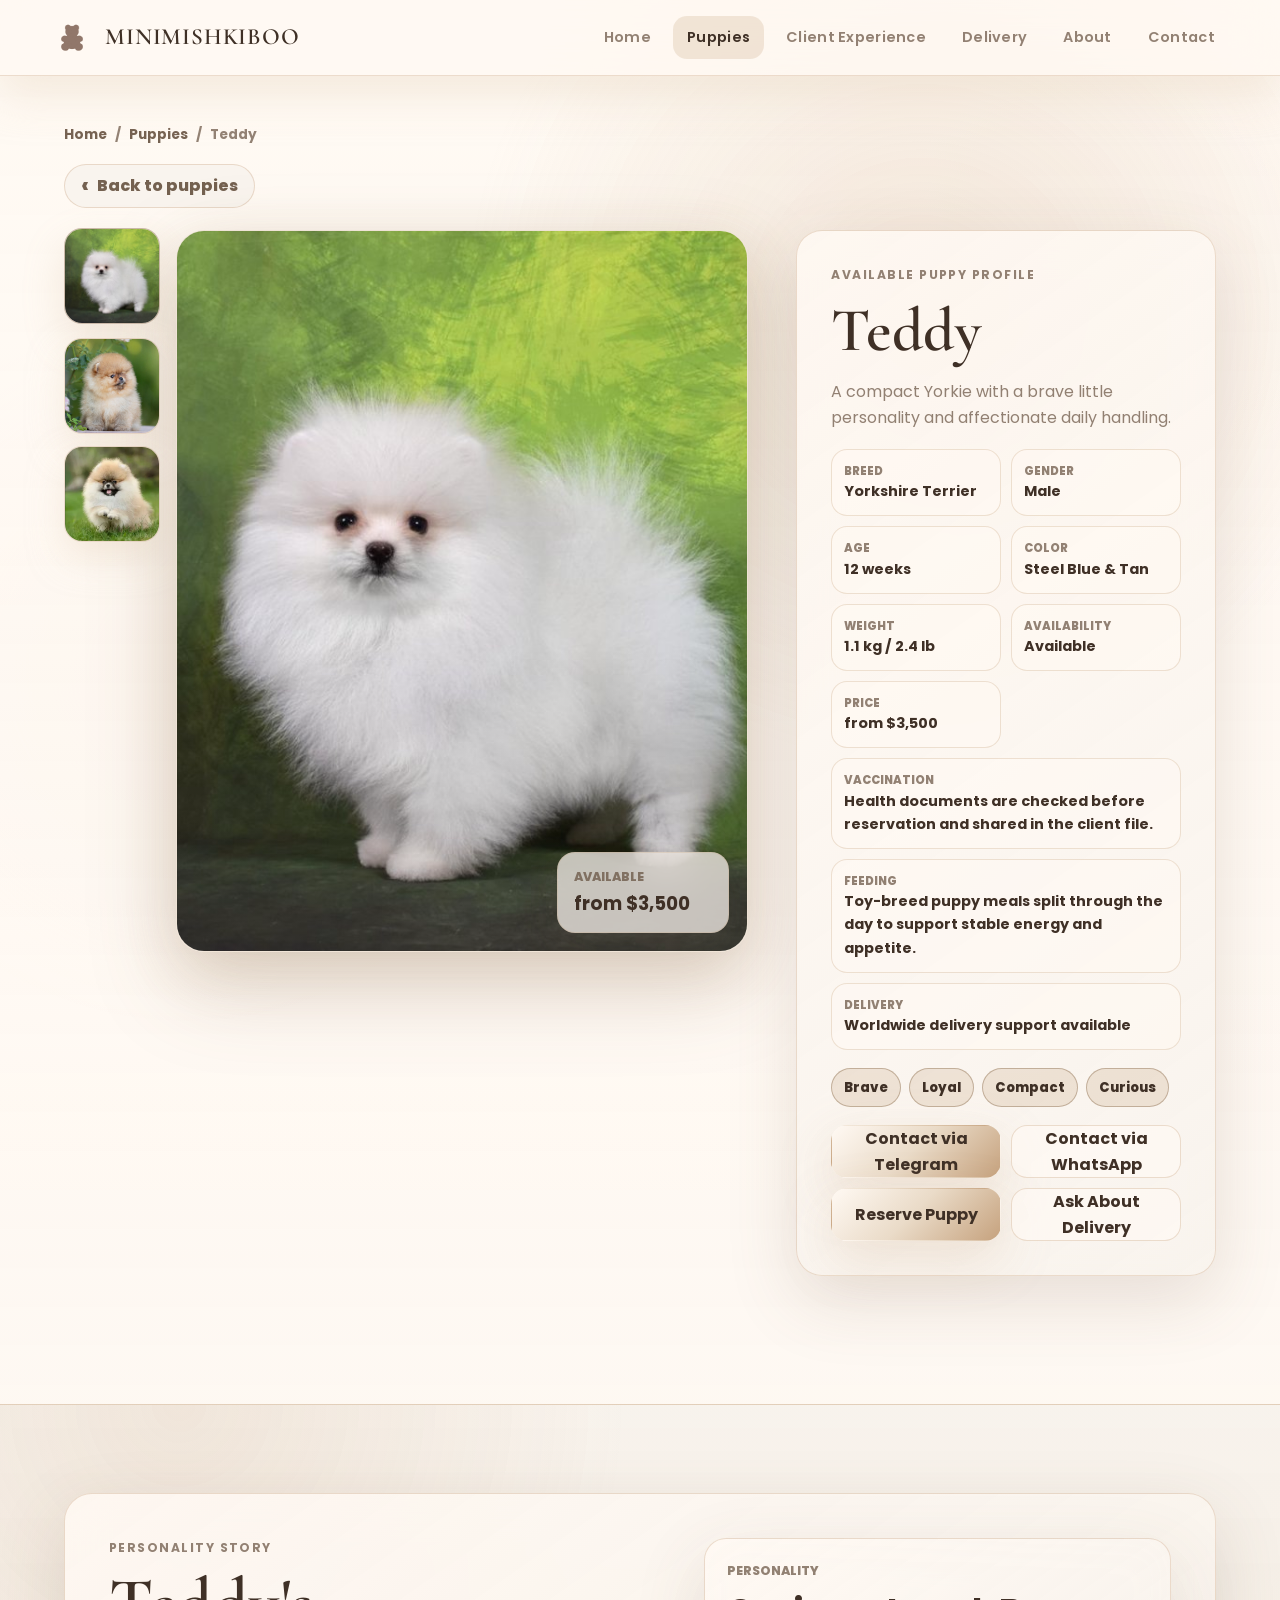
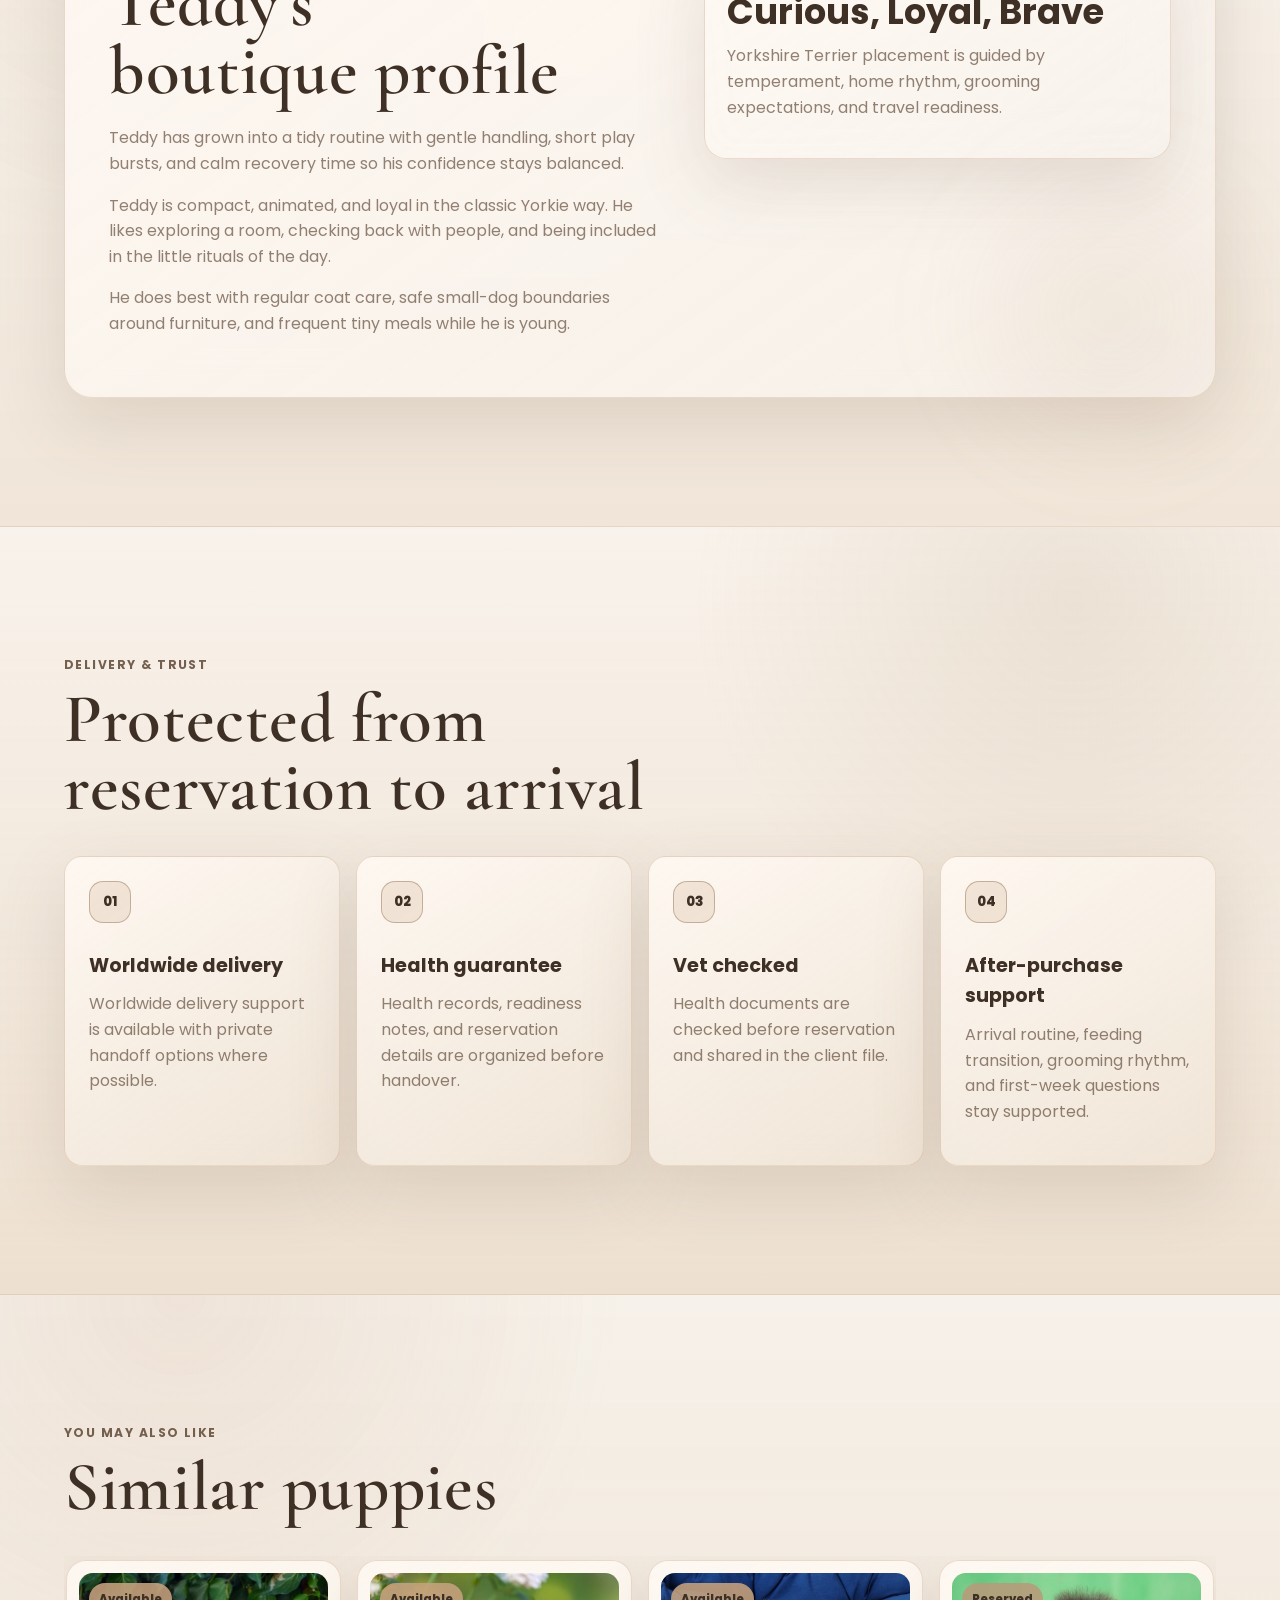
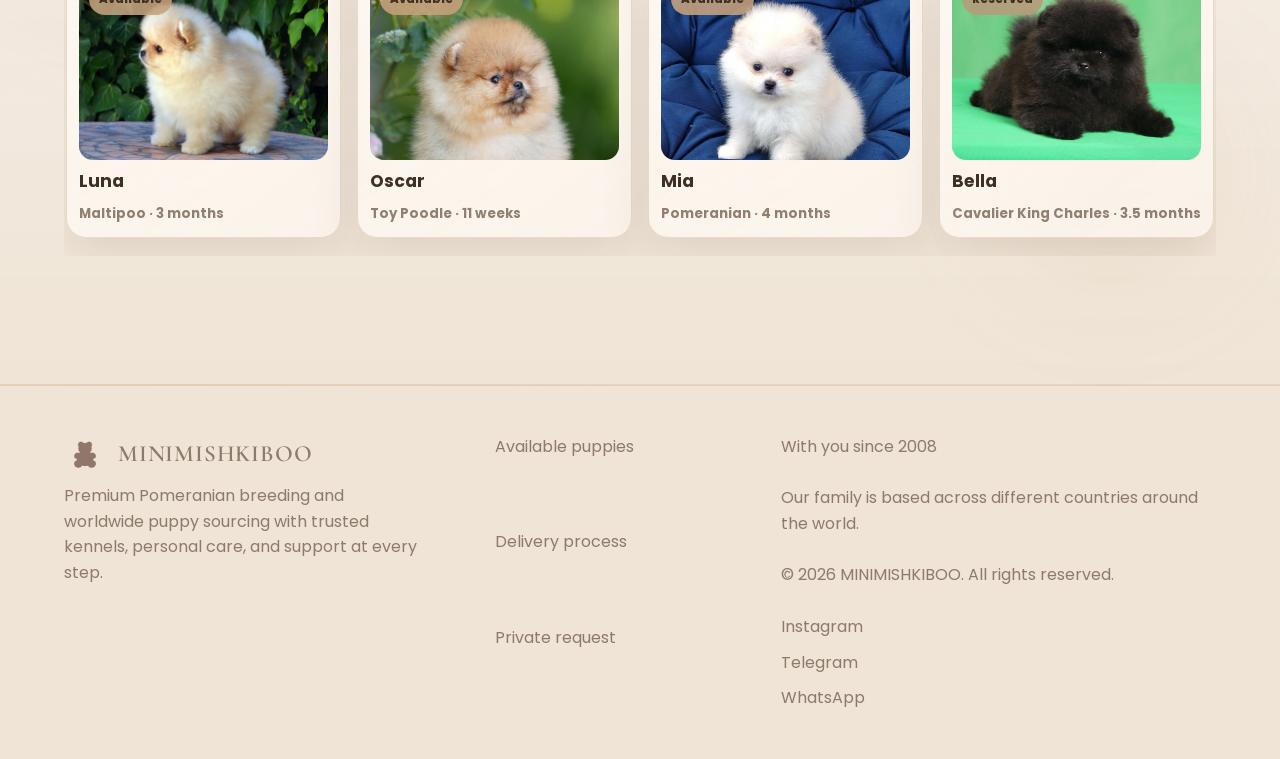
<file: puppy-teddy.html>
<!DOCTYPE html>
<html lang="en">
<head>
  <meta charset="UTF-8"><meta name="viewport" content="width=device-width, initial-scale=1.0">
  <meta name="description" content="Teddy, Yorkshire Terrier puppy profile by MINIMISHKIBOO.">
  <title>Teddy | MINIMISHKIBOO</title>
  <link rel="icon" type="image/png" href="images/Logo/mini.png"><link rel="apple-touch-icon" href="images/Logo/mini.png"><meta property="og:image" content="images/Logo/mini.png"><meta name="twitter:image" content="images/Logo/mini.png">
  <link rel="preconnect" href="https://fonts.googleapis.com"><link rel="preconnect" href="https://fonts.gstatic.com" crossorigin>
  <link href="https://fonts.googleapis.com/css2?family=Cormorant+Garamond:wght@500;600&family=Poppins:wght@400;500;600;700;800&display=swap" rel="stylesheet"><link rel="stylesheet" href="styles.css">
</head>
<body data-page="puppies" data-puppy-id="teddy"><div data-site-header></div><main id="puppyProfile"></main><div data-site-footer></div><script src="data/puppies.js"></script><script src="script.js"></script></body>
</html>
</file>
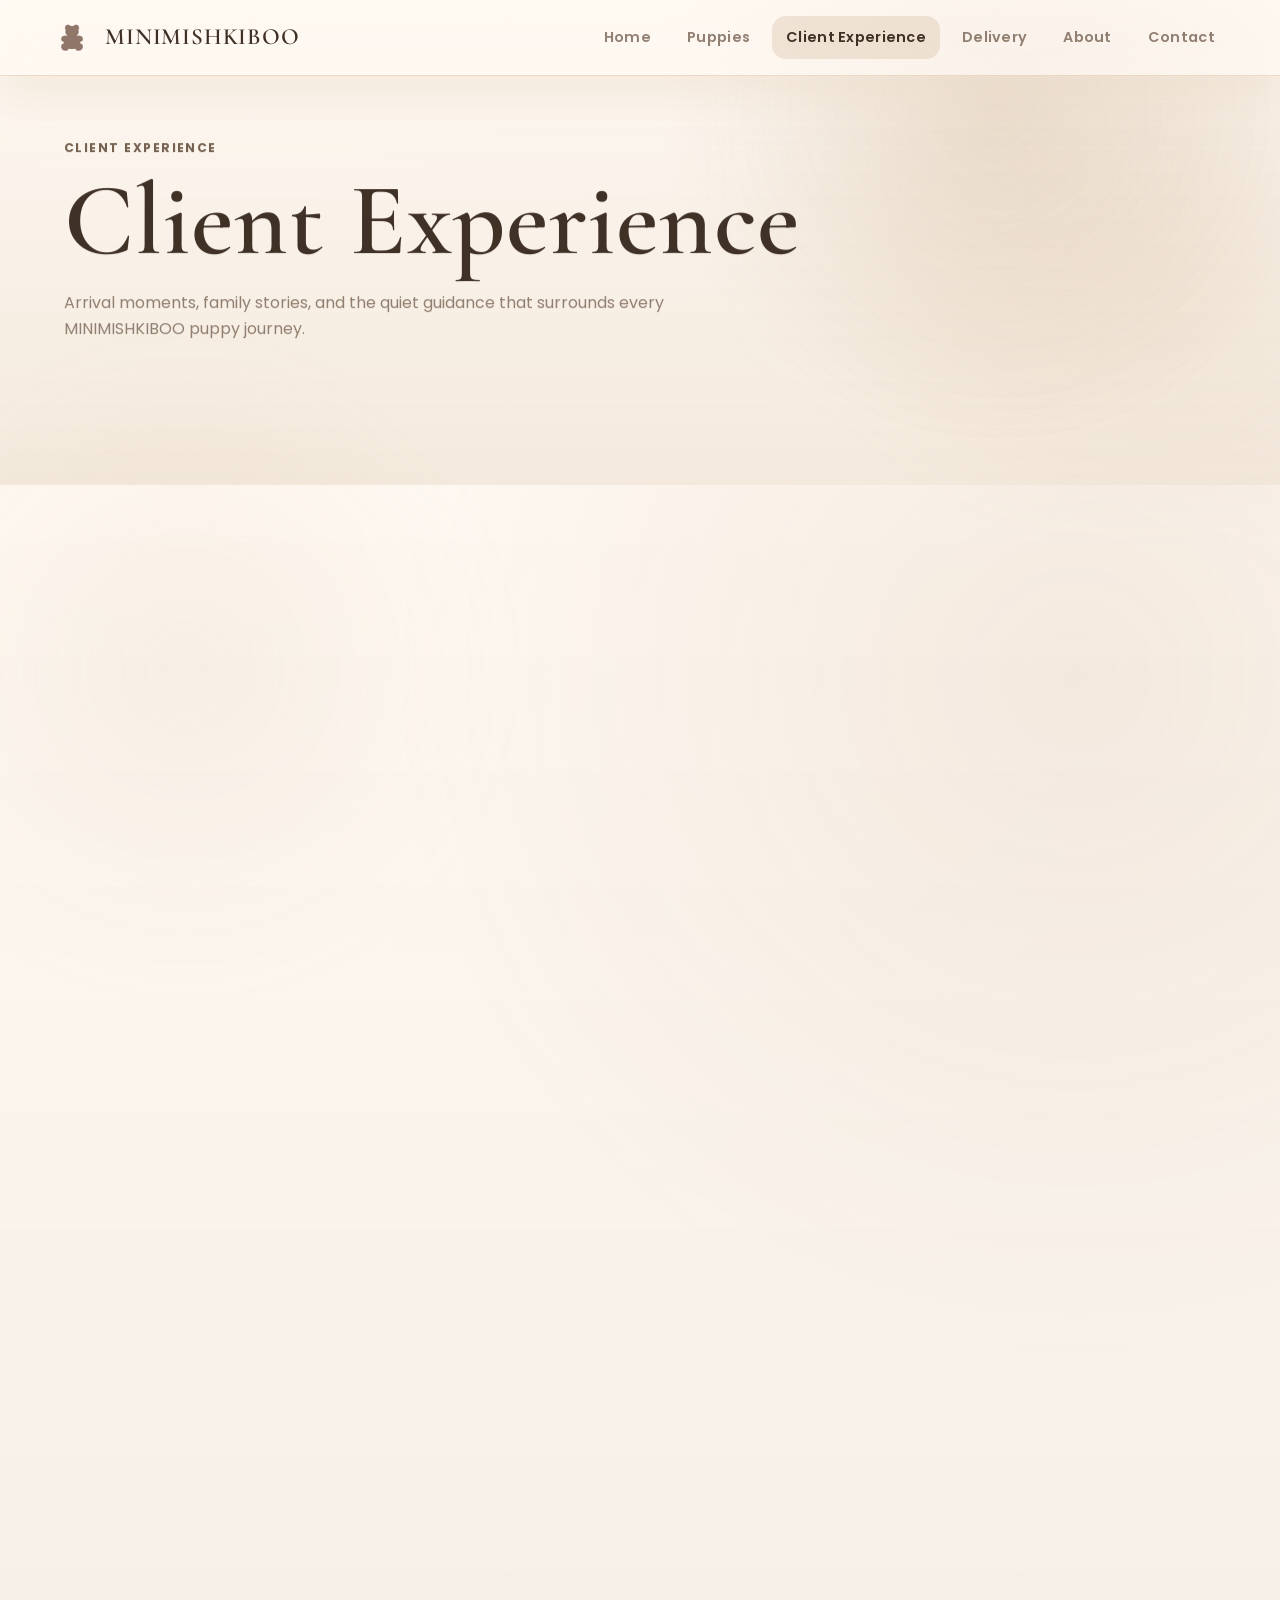
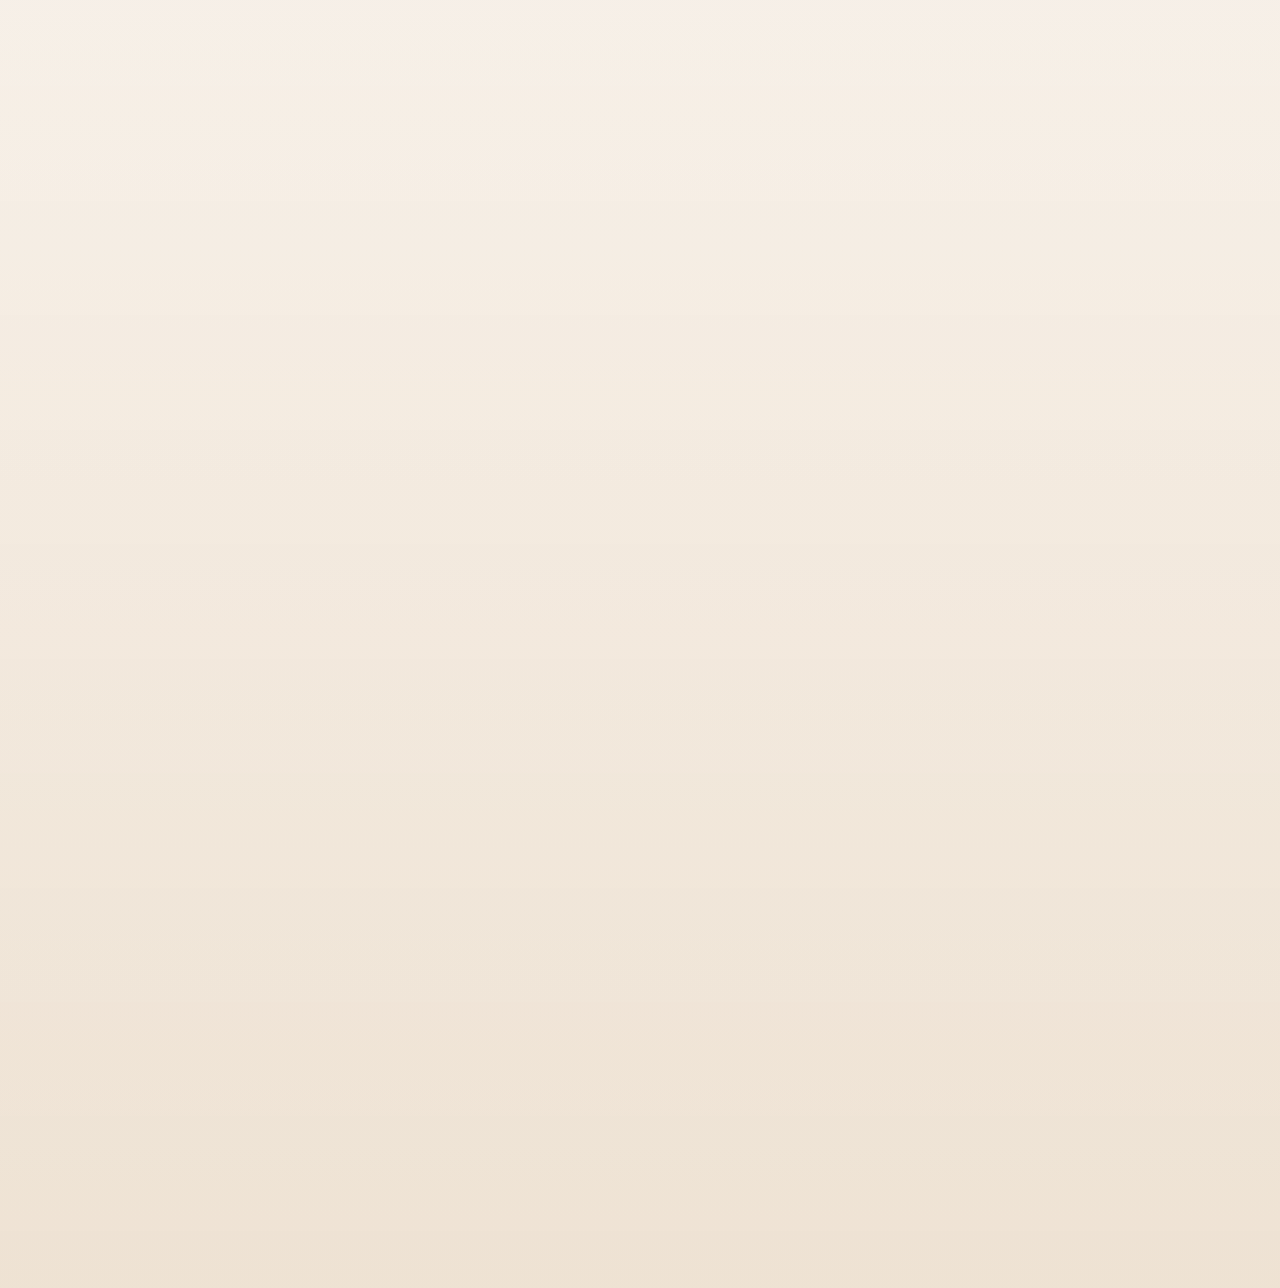
<file: reviews.html>
<!DOCTYPE html>
<html lang="en">
<head>
  <meta charset="UTF-8">
  <meta name="viewport" content="width=device-width, initial-scale=1.0">
  <meta http-equiv="refresh" content="0; url=client-experience.html">
  <meta name="robots" content="noindex">
  <title>Client Experience | MINIMISHKIBOO</title>
  <link rel="canonical" href="client-experience.html">
</head>
<body>
  <p><a href="client-experience.html">Client Experience</a></p>
</body>
</html>
</file>
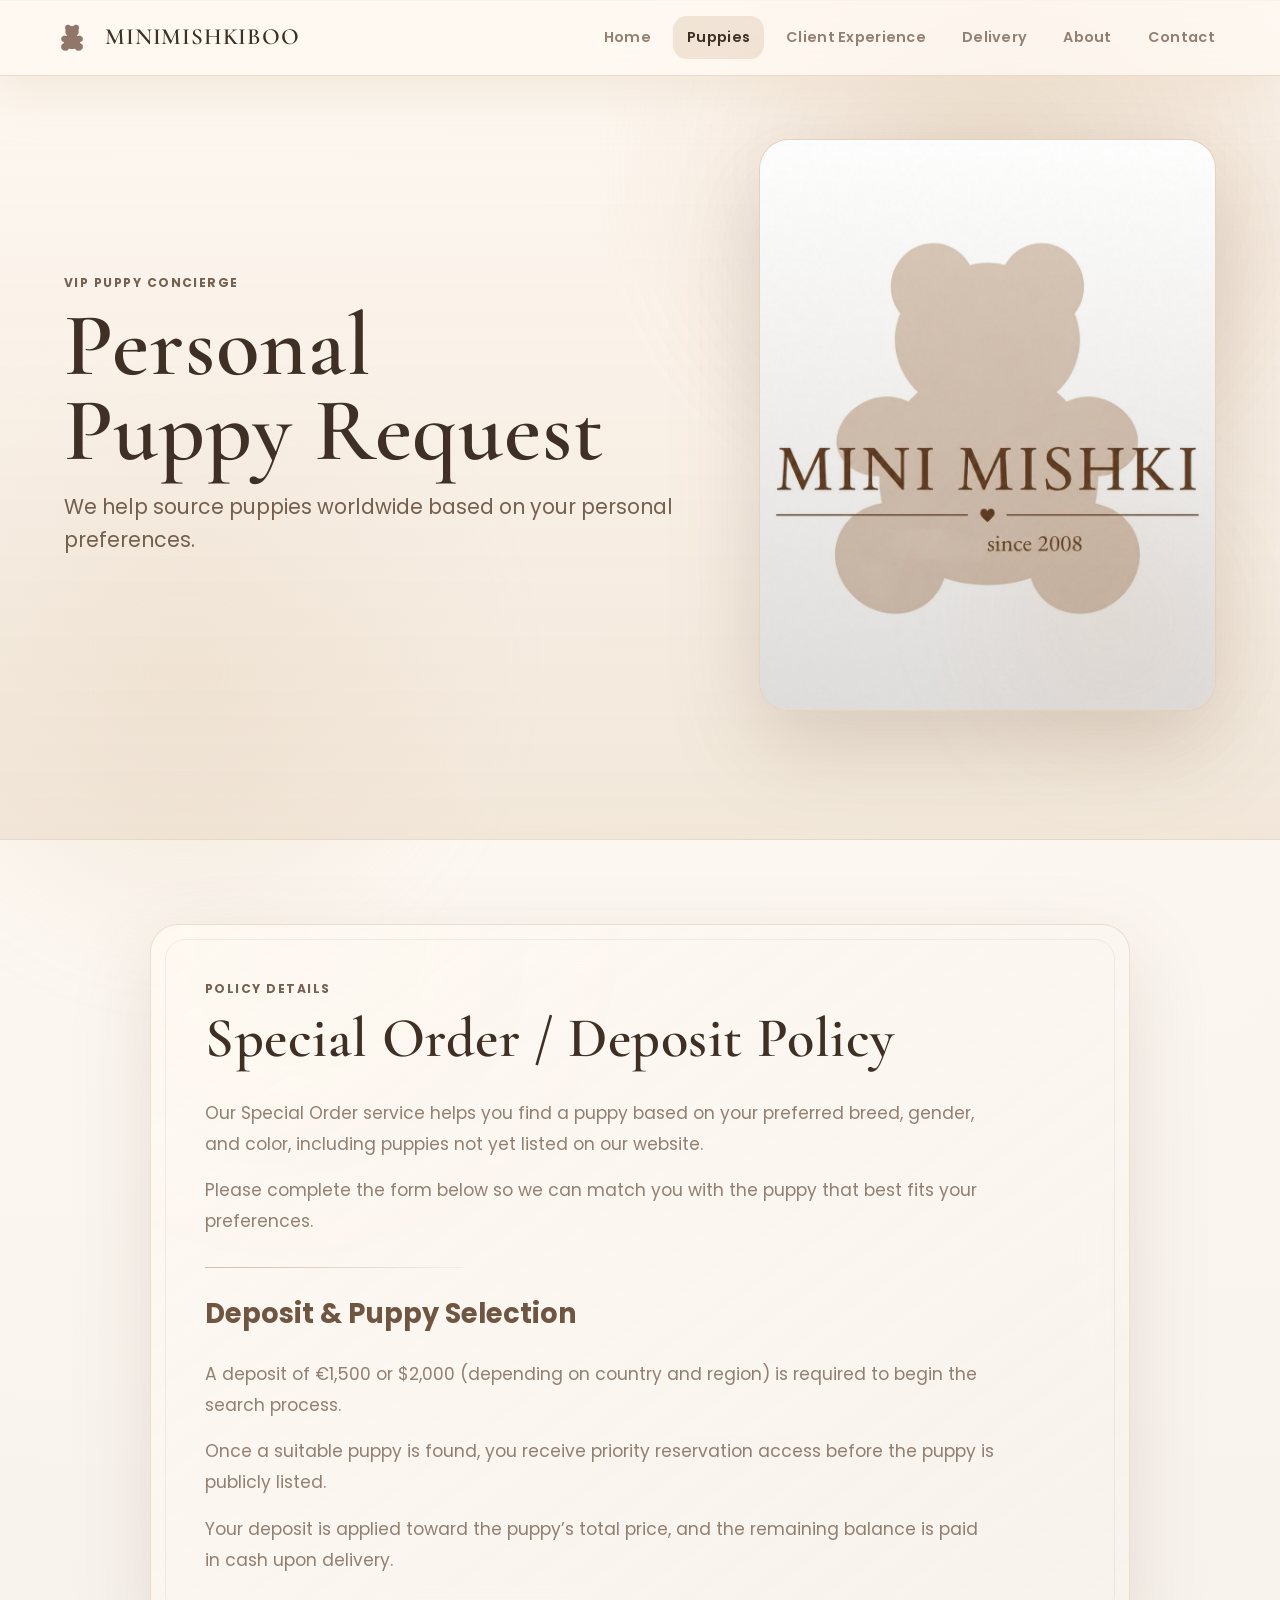
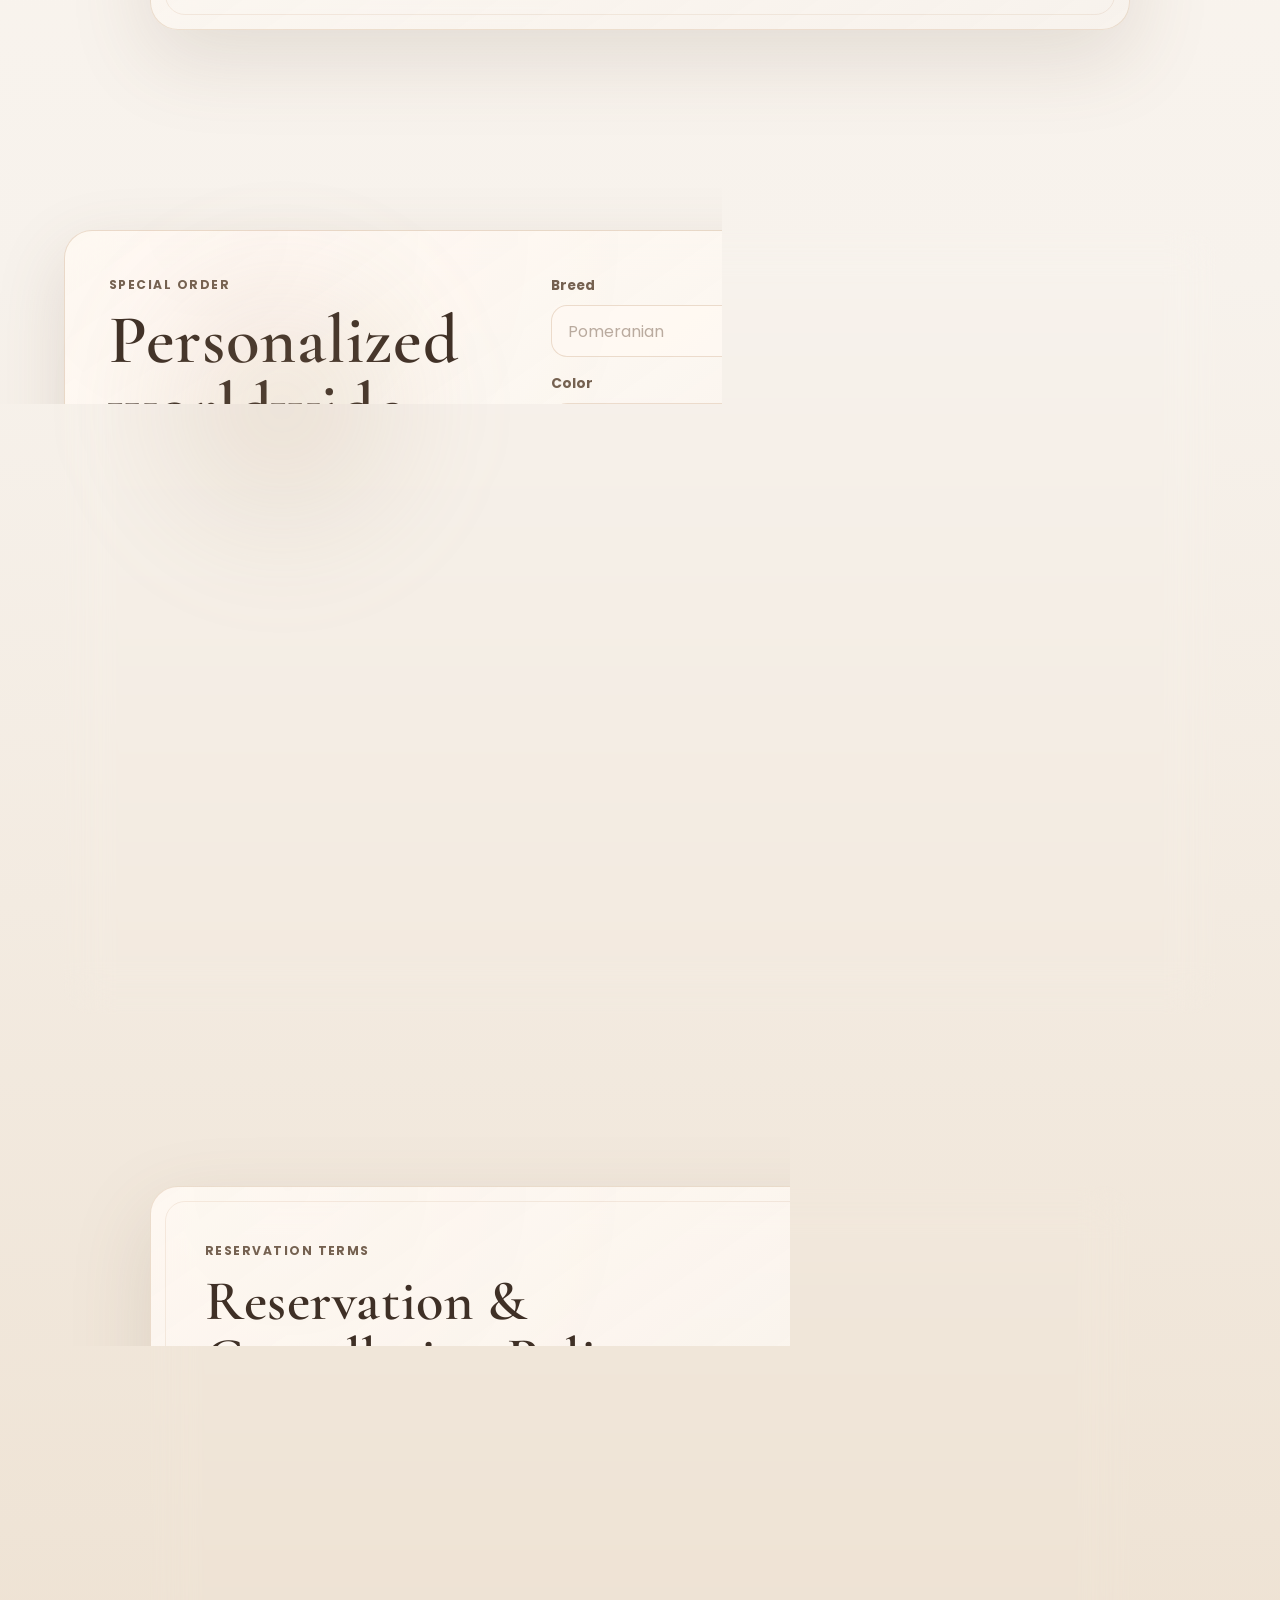
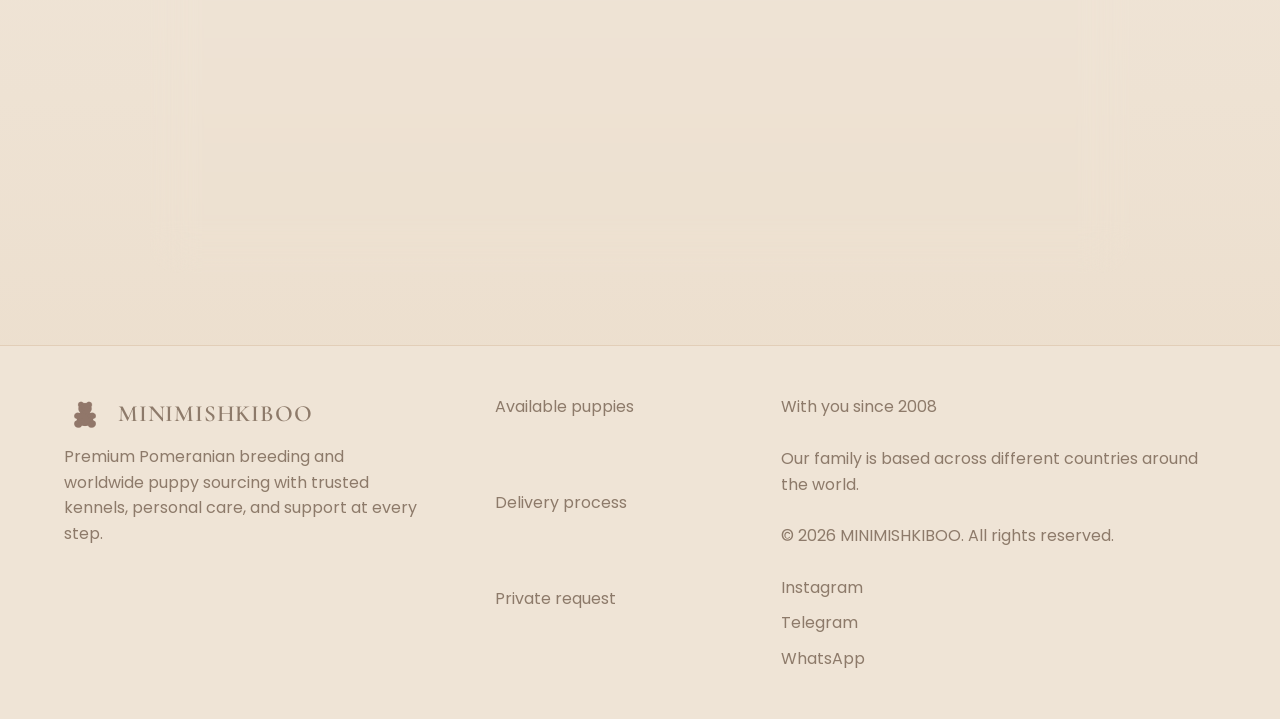
<file: special-order.html>
<!DOCTYPE html>
<html lang="en">
<head>
  <meta charset="UTF-8">
  <meta name="viewport" content="width=device-width, initial-scale=1.0">
  <meta name="description" content="Create a personalized MINIMISHKIBOO puppy sourcing request with worldwide concierge support.">
  <title>Special Order | MINIMISHKIBOO</title>
  <link rel="icon" type="image/png" href="images/Logo/mini.png">
  <link rel="apple-touch-icon" href="images/Logo/mini.png">
  <meta property="og:image" content="images/Logo/special.jpg">
  <meta name="twitter:image" content="images/Logo/special.jpg">
  <link rel="preconnect" href="https://fonts.googleapis.com">
  <link rel="preconnect" href="https://fonts.gstatic.com" crossorigin>
  <link href="https://fonts.googleapis.com/css2?family=Cormorant+Garamond:wght@500;600&family=Poppins:wght@400;500;600;700;800&display=swap" rel="stylesheet">
  <link rel="stylesheet" href="styles.css">
</head>
<body data-page="puppies">
  <div data-site-header></div>
  <main>
    <section class="section special-order-hero section--dark">
      <div class="special-order-hero__copy reveal">
        <p class="eyebrow">VIP puppy concierge</p>
        <h1>Personal Puppy Request</h1>
        <p>We help source puppies worldwide based on your personal preferences.</p>
      </div>
      <div class="special-order-hero__media reveal">
        <img src="images/Logo/special.jpg" alt="Special Order puppy concierge">
      </div>
    </section>

    <section class="section special-policy-section">
      <article class="special-policy special-policy--intro reveal">
        <p class="eyebrow">Policy details</p>
        <h2>Special Order / Deposit Policy</h2>
        <div class="special-policy__content">
          <p>Our Special Order service helps you find a puppy based on your preferred breed, gender, and color, including puppies not yet listed on our website.</p>
          <p>Please complete the form below so we can match you with the puppy that best fits your preferences.</p>
          <div class="special-policy__separator" aria-hidden="true"></div>
          <h3>Deposit & Puppy Selection</h3>
          <p>A deposit of €1,500 or $2,000 (depending on country and region) is required to begin the search process.</p>
          <p>Once a suitable puppy is found, you receive priority reservation access before the puppy is publicly listed.</p>
          <p>Your deposit is applied toward the puppy’s total price, and the remaining balance is paid in cash upon delivery.</p>
        </div>
      </article>
    </section>

    <section class="section lead-section special-order-section">
      <div class="special-order-panel reveal">
        <div class="lead-panel__copy">
          <p class="eyebrow">Special Order</p>
          <h2>Personalized worldwide puppy sourcing</h2>
          <p>Share your breed, color, delivery country, and preferred contact channel. Our team will review your request and prepare the next step personally.</p>
        </div>
        <form class="lead-form special-order-form" data-special-order-form novalidate>
          <label>
            <span>Breed</span>
            <input type="text" name="breed" autocomplete="off" placeholder="Pomeranian" required>
          </label>
          <label>
            <span>Gender</span>
            <select name="gender" required>
              <option value="Male">Male</option>
              <option value="Female">Female</option>
            </select>
          </label>
          <label>
            <span>Color</span>
            <select name="color" required>
              <option value="Orange">Orange</option>
              <option value="Golden">Golden</option>
              <option value="Cream">Cream</option>
              <option value="White">White</option>
              <option value="Black">Black</option>
              <option value="Black & Tan">Black & Tan</option>
              <option value="Merle">Merle</option>
              <option value="Chocolate">Chocolate</option>
              <option value="Chocolate Merle">Chocolate Merle</option>
              <option value="Lilac">Lilac</option>
              <option value="Isabella">Isabella</option>
              <option value="Chocolate Sable">Chocolate Sable</option>
              <option value="Parti Color">Parti Color</option>
            </select>
          </label>
          <label>
            <span>Eye Color</span>
            <select name="eyeColor" required>
              <option value="Green">Green</option>
              <option value="Blue">Blue</option>
              <option value="Brown">Brown</option>
            </select>
          </label>
          <label class="special-order-form__wide">
            <span>Comment</span>
            <textarea name="comment" rows="5" placeholder="Size, coat, temperament, timing, budget, or any special preferences"></textarea>
          </label>
          <label>
            <span>Delivery Country</span>
            <input type="text" name="deliveryCountry" autocomplete="country-name" placeholder="United States" required>
          </label>
          <label>
            <span>Your Name</span>
            <input type="text" name="name" autocomplete="name" placeholder="Your name" required minlength="2">
          </label>
          <label>
            <span>Preferred Contact Method</span>
            <select name="contactMethod" required>
              <option value="Telegram">Telegram</option>
              <option value="WhatsApp">WhatsApp</option>
            </select>
          </label>
          <label class="special-order-contact-field" data-special-contact-field>
            <span data-special-contact-label>Telegram username</span>
            <input type="text" name="contactValue" autocomplete="off" placeholder="@username" required>
          </label>
          <button class="button button--primary special-order-form__submit" type="submit">Send Request</button>
          <p class="form-message special-order-form__message" role="status"></p>
        </form>
      </div>
    </section>

    <section class="section special-policy-section special-policy-section--after">
      <article class="special-policy special-policy--legal reveal">
        <p class="eyebrow">Reservation terms</p>
        <h2>Reservation & Cancellation Policy</h2>
        <div class="special-policy__content">
          <p>After selecting and reserving a specific puppy, cancellation or refusal is not possible after 2 days from the reservation date.</p>
          <p>If you decide to cancel after this period, the deposit is non-refundable, as expenses related to puppy care, transportation arrangements, and courier booking services will already have been incurred.</p>
          <p>If a proposed puppy does not meet your expectations, you may wait for another option that matches your search criteria. Your deposit will remain active as part of the puppy search service.</p>
          <div class="special-policy__separator" aria-hidden="true"></div>
          <p>For estimated timelines and availability, please complete the form below and one of our managers will contact you shortly.</p>
        </div>
      </article>
    </section>
  </main>
  <div data-site-footer></div>
  <script src="data/puppies.js"></script>
  <script src="script.js"></script>
</body>
</html>
</file>
<file: styles.css>
:root {
  --cream: #F7F2EC;
  --cream-light: #FFF9F3;
  --cream-muted: #EFE4D6;
  --beige: #EADBC8;
  --sand: #D8C3A5;
  --caramel: #C6A27E;
  --taupe: #B89B7A;
  --cocoa: #8B6B4E;
  --espresso: #6E5642;
  --ink: #3F3026;
  --accent-a: var(--caramel);
  --accent-b: var(--taupe);
  --secondary-dark: var(--cream-muted);
  --dark-grey: var(--taupe);
  --white: var(--ink);
  --page-top: var(--cream-light);
  --primary-gradient: linear-gradient(135deg, #FFF9F3 0%, #EADBC8 48%, #C6A27E 100%);
  --surface: rgba(255, 249, 243, 0.78);
  --surface-solid: var(--cream-light);
  --surface-soft: rgba(247, 242, 236, 0.72);
  --line: rgba(198, 162, 126, 0.34);
  --line-hot: rgba(139, 107, 78, 0.44);
  --text-muted: rgba(94, 72, 54, 0.68);
  --text-soft: rgba(94, 72, 54, 0.86);
  --shadow: 0 24px 70px rgba(110, 86, 66, 0.16);
  --shadow-hot: 0 18px 52px rgba(198, 162, 126, 0.26);
  --font: "Poppins", "Google Sans", "Nunito Sans", Arial, sans-serif;
  --brand-font: "Cormorant Garamond", serif;
  --section-title-size: clamp(2.35rem, 5.4vw, 5rem);
  --section-title-line: 0.98;
  --section-title-spacing: 0.01em;
  --section-copy-width: 700px;
}

* {
  box-sizing: border-box;
}

html {
  width: 100%;
  max-width: 100%;
  overflow-x: hidden;
  scroll-behavior: smooth;
}

body {
  position: relative;
  width: 100%;
  max-width: 100%;
  overflow-x: hidden;
  margin: 0;
  color: var(--ink);
  background:
    radial-gradient(circle at 18% 0%, rgba(255, 249, 243, 0.96), transparent 38%),
    linear-gradient(180deg, var(--cream-light) 0%, var(--cream) 48%, var(--beige) 100%);
  font-family: var(--font);
  line-height: 1.6;
  text-size-adjust: 100%;
  -webkit-text-size-adjust: 100%;
  opacity: 0;
  transition: opacity 0.35s ease;
}

body.page-ready {
  opacity: 1;
}

img {
  display: block;
  width: auto;
  max-width: 100%;
  height: auto;
}

a {
  color: inherit;
  text-decoration: none;
}

button,
input,
textarea {
  min-width: 0;
  font: inherit;
}

main,
header,
footer,
section,
article,
div,
form,
nav {
  min-width: 0;
}

body::before,
body::after {
  position: fixed;
  z-index: -1;
  content: "";
  pointer-events: none;
  filter: blur(40px);
}

body::before {
  inset: -12% -8% auto auto;
  width: min(48vw, 620px);
  height: min(48vw, 620px);
  background:
    radial-gradient(circle at 40% 42%, rgba(234, 219, 200, 0.54), transparent 58%),
    radial-gradient(circle at 64% 58%, rgba(198, 162, 126, 0.24), transparent 62%);
}

body::after {
  inset: auto auto -12% -12%;
  width: min(54vw, 680px);
  height: min(54vw, 680px);
  background: radial-gradient(circle at 50% 50%, rgba(216, 195, 165, 0.34), transparent 64%);
}

.intro {
  position: fixed;
  inset: 0;
  z-index: 30;
  display: grid;
  place-items: center;
  overflow: hidden;
  overscroll-behavior: none;
  background:
    radial-gradient(circle at 48% 74%, rgba(234, 219, 200, 0.72), transparent 34%),
    radial-gradient(circle at 66% 44%, rgba(198, 162, 126, 0.22), transparent 38%),
    linear-gradient(180deg, var(--cream-light) 0%, var(--cream) 100%);
  transition: opacity 0.8s ease, visibility 0.8s ease;
}

html.has-seen-intro .intro {
  display: none;
}

.intro--hidden {
  opacity: 0;
  visibility: hidden;
}

.intro__skip {
  position: absolute;
  top: 24px;
  right: 24px;
  z-index: 2;
  min-height: 44px;
  padding: 0 18px;
  color: var(--white);
  cursor: pointer;
  background: rgba(255, 249, 243, 0.74);
  border: 1px solid var(--line);
  border-radius: 16px;
  box-shadow: var(--shadow);
  backdrop-filter: blur(18px);
  transition: transform 0.3s ease, border-color 0.3s ease, box-shadow 0.3s ease;
}

.intro__skip:hover {
  transform: translateY(-2px);
  border-color: var(--line-hot);
  box-shadow: var(--shadow-hot);
}

.intro__track {
  position: absolute;
  inset: auto 0 31%;
  height: clamp(170px, 25vw, 280px);
}

.intro__puppy {
  position: absolute;
  bottom: 0;
  width: clamp(180px, 26vw, 360px);
  opacity: 0;
  filter: drop-shadow(0 18px 28px rgba(110, 86, 66, 0.22));
  animation: puppyRun 3.35s ease-in-out 0.25s forwards;
}

.intro__brand {
  display: grid;
  gap: 10px;
  place-items: center;
  max-width: calc(100% - 32px);
  opacity: 0;
  animation: brandReveal 1.5s ease 3s forwards;
}

.intro__mark,
.brand__mark {
  display: block;
  width: 46px;
  height: 46px;
  object-fit: contain;
  object-position: center;
  background: transparent;
  border-radius: 0;
  box-shadow: none;
}

.intro__name {
  font-family: var(--brand-font);
  font-size: clamp(4rem, 12vw, 9rem);
  font-weight: 600;
  line-height: 0.88;
  letter-spacing: 0.035em;
  font-kerning: normal;
  text-rendering: optimizeLegibility;
}

.intro__line,
.eyebrow {
  color: var(--text-soft);
  font-size: 0.76rem;
  font-weight: 700;
  letter-spacing: 0.12em;
  text-transform: uppercase;
}

.site-header {
  position: fixed;
  top: 0;
  left: 0;
  right: 0;
  z-index: 10;
  display: flex;
  align-items: center;
  justify-content: space-between;
  gap: 24px;
  padding: 16px clamp(18px, 4vw, 58px);
  background: rgba(255, 249, 243, 0.78);
  border-bottom: 1px solid var(--line);
  backdrop-filter: blur(22px);
  box-shadow: 0 18px 44px rgba(234, 219, 200, 0.52);
  transform: translateZ(0);
  will-change: transform;
}

.brand {
  display: inline-flex;
  align-items: center;
  gap: 12px;
  font-family: var(--brand-font);
  font-size: 1.45rem;
  font-weight: 600;
  line-height: 1;
  letter-spacing: 0.035em;
  font-kerning: normal;
  text-rendering: optimizeLegibility;
}

.brand > span {
  display: block;
  line-height: 0.94;
}

.brand__mark {
  width: 42px;
  height: 42px;
  font-size: 0.86rem;
  flex: 0 0 42px;
}

.nav {
  display: flex;
  gap: 8px;
  color: var(--text-muted);
  font-size: 0.9rem;
  font-weight: 600;
  letter-spacing: 0.02em;
}

.nav a {
  position: relative;
  padding: 10px 14px;
  border-radius: 14px;
  transition: color 0.3s ease, background 0.3s ease, box-shadow 0.3s ease;
}

.nav a::after {
  position: absolute;
  left: 14px;
  right: 14px;
  bottom: 7px;
  height: 2px;
  content: "";
  background: var(--primary-gradient);
  border-radius: 999px;
  opacity: 0;
  transform: scaleX(0.4);
  transition: opacity 0.3s ease, transform 0.3s ease;
}

.nav a:hover {
  color: var(--white);
  background: rgba(234, 219, 200, 0.68);
  box-shadow: 0 0 28px rgba(198, 162, 126, 0.16);
}

.nav a.is-current {
  color: var(--white);
  background: rgba(198, 162, 126, 0.24);
}

.nav a:hover::after {
  opacity: 1;
  transform: scaleX(1);
}

.menu-toggle {
  display: none;
  width: 46px;
  height: 46px;
  place-items: center;
  padding: 0;
  cursor: pointer;
  background: rgba(255, 249, 243, 0.62);
  border: 1px solid var(--line);
  border-radius: 15px;
  box-shadow: 0 14px 36px rgba(110, 86, 66, 0.12);
}

.menu-toggle span {
  display: block;
  width: 18px;
  height: 2px;
  margin: 3px 0;
  background: var(--white);
  border-radius: 999px;
  transition: transform 0.28s ease, opacity 0.28s ease;
}

.menu-toggle[aria-expanded="true"] span:nth-child(1) {
  transform: translateY(8px) rotate(45deg);
}

.menu-toggle[aria-expanded="true"] span:nth-child(2) {
  opacity: 0;
}

.menu-toggle[aria-expanded="true"] span:nth-child(3) {
  transform: translateY(-8px) rotate(-45deg);
}

.mobile-menu {
  position: fixed;
  inset: 0;
  z-index: 50;
  display: grid;
  justify-items: end;
  visibility: hidden;
  pointer-events: none;
}

.mobile-menu__backdrop {
  position: fixed;
  inset: 0;
  padding: 0;
  cursor: pointer;
  background: rgba(110, 86, 66, 0);
  border: 0;
  transition: background 0.28s ease;
}

.mobile-menu__panel {
  position: relative;
  z-index: 1;
  display: grid;
  align-content: start;
  gap: 20px;
  width: min(390px, calc(100vw - 20px));
  height: calc(100svh - 20px);
  margin: 10px;
  padding: 18px;
  overflow-y: auto;
  color: var(--white);
  background:
    radial-gradient(circle at 12% 0%, rgba(184, 155, 122, 0.20), transparent 34%),
    linear-gradient(145deg, rgba(255, 249, 243, 0.96), rgba(239, 228, 214, 0.92));
  border: 1px solid rgba(198, 162, 126, 0.24);
  border-radius: 24px;
  box-shadow: 0 32px 110px rgba(110, 86, 66, 0.24);
  backdrop-filter: blur(24px);
  transform: translateX(24px);
  opacity: 0;
  outline: 0;
  transition: transform 0.32s ease, opacity 0.28s ease;
}

.mobile-menu.is-open {
  visibility: visible;
  pointer-events: auto;
}

.mobile-menu.is-open .mobile-menu__backdrop {
  background: rgba(62, 48, 38, 0.28);
}

.mobile-menu.is-open .mobile-menu__panel {
  transform: translateX(0);
  opacity: 1;
}

.mobile-menu__top {
  display: flex;
  align-items: center;
  justify-content: space-between;
  gap: 14px;
}

.mobile-menu__close {
  position: relative;
  flex: 0 0 auto;
  width: 44px;
  height: 44px;
  cursor: pointer;
  background: rgba(239, 228, 214, 0.72);
  border: 1px solid var(--line);
  border-radius: 15px;
}

.mobile-menu__close::before,
.mobile-menu__close::after {
  position: absolute;
  top: 50%;
  left: 50%;
  width: 18px;
  height: 2px;
  content: "";
  background: var(--white);
  border-radius: 999px;
}

.mobile-menu__close::before {
  transform: translate(-50%, -50%) rotate(45deg);
}

.mobile-menu__close::after {
  transform: translate(-50%, -50%) rotate(-45deg);
}

.mobile-menu__nav {
  display: grid;
  gap: 8px;
}

.mobile-menu__nav a {
  display: flex;
  align-items: center;
  min-height: 54px;
  padding: 0 16px;
  color: var(--text-soft);
  font-weight: 800;
  background: rgba(255, 249, 243, 0.62);
  border: 1px solid rgba(198, 162, 126, 0.20);
  border-radius: 16px;
  transition: color 0.25s ease, background 0.25s ease, border-color 0.25s ease, transform 0.25s ease;
}

.mobile-menu__nav a:hover,
.mobile-menu__nav a.is-current {
  color: var(--white);
  background: rgba(198, 162, 126, 0.24);
  border-color: var(--line-hot);
}

.mobile-menu__cta {
  width: 100%;
}

.mobile-menu p {
  margin: 0;
  color: var(--text-muted);
  font-size: 0.92rem;
}

body.has-menu-open {
  overflow: hidden;
  touch-action: none;
}

.bottom-nav {
  display: none;
}

.section {
  position: relative;
  width: 100%;
  max-width: 100%;
  padding: clamp(76px, 10vw, 128px) clamp(18px, 5vw, 72px);
  overflow-x: clip;
}

.hero {
  display: grid;
  min-height: 100svh;
  align-items: end;
  overflow: hidden;
  padding-top: 118px;
}

.page-hero {
  display: grid;
  min-height: 58svh;
  align-items: end;
  padding-top: 138px;
  background:
    radial-gradient(circle at 78% 22%, rgba(184, 155, 122, 0.20), transparent 32%),
    linear-gradient(180deg, rgba(255, 249, 243, 0.44), rgba(234, 219, 200, 0.52));
}

.page-hero .section__head {
  margin-bottom: 0;
}

.contact-hero {
  min-height: 66svh;
}

.contact-hero__content {
  width: 100%;
  max-width: 900px;
  min-width: 0;
}

.contact-hero__title {
  max-width: 880px;
  margin-bottom: clamp(24px, 3.2vw, 34px);
  font-family: var(--brand-font);
  font-size: clamp(3.15rem, 6.8vw, 6.65rem);
  font-weight: 600;
  line-height: 0.94;
  letter-spacing: 0.015em;
  overflow-wrap: break-word;
}

.contact-hero__title span {
  display: block;
}

.contact-hero__text {
  display: grid;
  gap: clamp(14px, 1.8vw, 18px);
  width: 100%;
  max-width: 720px;
  min-width: 0;
}

.contact-hero__text p {
  margin-bottom: 0;
  color: var(--text-muted);
  font-size: clamp(1rem, 1.55vw, 1.16rem);
  font-weight: 400;
  line-height: 1.78;
  overflow-wrap: break-word;
}

.hero::after,
.section--dark::after,
.lead-section::after {
  position: absolute;
  z-index: 0;
  content: "";
  pointer-events: none;
  border-radius: 50%;
  filter: blur(46px);
}

.hero::after {
  right: 8%;
  top: 18%;
  width: min(420px, 42vw);
  height: min(420px, 42vw);
  background: radial-gradient(circle, rgba(184, 155, 122, 0.22), transparent 68%);
}

.hero__media,
.hero__overlay {
  position: absolute;
  inset: 0;
}

.hero__media {
  background-image: url("images/hero/background.jpg");
  background-size: cover;
  background-position: center center;
  background-repeat: no-repeat;
  opacity: 0.9;
  filter: saturate(1.14) contrast(1.06) brightness(1.04);
  transform: scale(1.01);
}

.hero__overlay {
  background:
    radial-gradient(ellipse at 24% 68%, rgba(255, 249, 243, 0.70), transparent 34%),
    linear-gradient(90deg, rgba(255, 249, 243, 0.88) 0%, rgba(255, 249, 243, 0.78) 25%, rgba(234, 219, 200, 0.40) 46%, transparent 64%);
}

.hero__content {
  position: relative;
  z-index: 1;
  width: min(980px, 100%);
  max-width: 980px;
  padding-bottom: clamp(38px, 9vw, 92px);
  overflow-wrap: normal;
}

h1,
h2,
h3,
p {
  margin-top: 0;
}

h1,
h2 {
  margin-bottom: 20px;
  color: var(--white);
  font-family: var(--brand-font);
  font-weight: 600;
  line-height: 0.98;
  letter-spacing: 0.01em;
  text-wrap: balance;
}

h1 {
  font-size: clamp(3.1rem, 8vw, 7.3rem);
}

#hero-title {
  width: max-content;
  max-width: 100%;
  margin-bottom: 24px;
  font-family: var(--brand-font);
  font-size: clamp(3.4rem, 5.6vw, 6.35rem);
  font-weight: 600;
  line-height: 0.9;
  letter-spacing: 0.04em;
  font-kerning: normal;
  text-rendering: optimizeLegibility;
  white-space: nowrap;
}

h2 {
  font-size: var(--section-title-size);
}

h3 {
  margin-bottom: 10px;
  color: var(--white);
  font-size: 1.2rem;
  font-weight: 700;
  letter-spacing: 0;
}

.hero__text {
  max-width: 680px;
  margin-bottom: 14px;
  color: var(--text-muted);
  font-size: clamp(1rem, 2vw, 1.22rem);
}

.hero__text--quiet {
  max-width: 560px;
  color: var(--text-soft);
}

.hero__actions,
.puppy-card__actions {
  display: flex;
  flex-wrap: wrap;
  gap: 12px;
}

.hero__stats {
  display: grid;
  grid-template-columns: repeat(3, minmax(0, 1fr));
  gap: 10px;
  max-width: 720px;
  margin-top: 28px;
}

.hero__stats span {
  display: grid;
  gap: 2px;
  min-width: 0;
  padding: 14px;
  color: var(--text-muted);
  background: rgba(247, 242, 236, 0.72);
  border: 1px solid rgba(198, 162, 126, 0.18);
  border-radius: 16px;
  backdrop-filter: blur(18px);
}

.hero__stats strong {
  color: var(--white);
  font-size: 1.15rem;
  line-height: 1;
}

.button {
  display: inline-flex;
  align-items: center;
  justify-content: center;
  min-height: 50px;
  max-width: 100%;
  padding: 0 22px;
  color: var(--white);
  font-weight: 700;
  cursor: pointer;
  border: 1px solid transparent;
  border-radius: 16px;
  transition: transform 0.3s ease, border-color 0.3s ease, background 0.3s ease, box-shadow 0.3s ease;
}

.button:hover {
  transform: translateY(-2px);
}

.button--primary {
  background: var(--primary-gradient);
  box-shadow: var(--shadow-hot);
}

.button--primary:hover {
  box-shadow: 0 22px 70px rgba(184, 155, 122, 0.30);
}

.button--glass {
  color: var(--white);
  background: rgba(255, 249, 243, 0.68);
  border-color: var(--line);
}

.button--glass:hover {
  border-color: var(--line-hot);
  background: rgba(216, 195, 165, 0.48);
  box-shadow: 0 18px 44px rgba(198, 162, 126, 0.24);
}

.hero__note {
  position: absolute;
  right: clamp(18px, 5vw, 72px);
  bottom: clamp(18px, 5vw, 52px);
  z-index: 1;
  max-width: 350px;
  padding: 22px;
  background: var(--surface);
  border: 1px solid var(--line);
  border-radius: 18px;
  box-shadow: var(--shadow);
  backdrop-filter: blur(22px);
}

.hero__note span {
  display: block;
  margin-bottom: 8px;
  color: var(--text-soft);
}

.section-cta {
  position: relative;
  z-index: 1;
  display: flex;
  flex-wrap: wrap;
  gap: 12px;
  margin-top: 24px;
}

.section--dark {
  background:
    radial-gradient(circle at 14% 0%, rgba(198, 162, 126, 0.16), transparent 34%),
    linear-gradient(180deg, rgba(247, 242, 236, 0.86), rgba(239, 228, 214, 0.92));
  border-top: 1px solid var(--line);
  border-bottom: 1px solid var(--line);
}

.section--dark::after {
  right: 0;
  bottom: 6%;
  width: min(340px, 70vw);
  height: min(340px, 70vw);
  background: radial-gradient(circle, rgba(198, 162, 126, 0.16), transparent 68%);
}

.section__head {
  position: relative;
  z-index: 1;
  max-width: 900px;
  margin-bottom: 34px;
}

.section__head h1,
.section__head h2,
.delivery-guarantees__intro h2,
.client-experience__intro h2,
.client-experience__chapter-head h3,
.client-care-block h3 {
  font-family: var(--brand-font);
  font-weight: 600;
  letter-spacing: var(--section-title-spacing);
  text-wrap: balance;
  text-rendering: optimizeLegibility;
}

.facts-carousel {
  position: relative;
  z-index: 1;
  display: grid;
  grid-auto-flow: column;
  grid-auto-columns: minmax(min(260px, 84vw), 1fr);
  gap: 18px;
  overflow-x: auto;
  overflow-y: hidden;
  padding-bottom: 14px;
  scroll-snap-type: x mandatory;
  scroll-padding-inline: 1px;
  overscroll-behavior-inline: contain;
  -webkit-overflow-scrolling: touch;
}

.facts-carousel::-webkit-scrollbar {
  display: none;
}

.fact-card,
.review-card,
.puppy-card,
.lead-panel {
  background: linear-gradient(145deg, rgba(255, 249, 243, 0.88), rgba(247, 242, 236, 0.78));
  border: 1px solid var(--line);
  border-radius: 18px;
  box-shadow: var(--shadow);
  backdrop-filter: blur(22px);
}

.fact-card {
  min-height: 250px;
  padding: 26px;
  scroll-snap-align: start;
  scroll-snap-stop: always;
  transition: transform 0.3s ease, border-color 0.3s ease, background 0.3s ease, box-shadow 0.3s ease;
}

.fact-card:hover,
.puppy-card:hover {
  transform: translateY(-6px);
  border-color: var(--line-hot);
  background: linear-gradient(145deg, rgba(255, 249, 243, 0.96), rgba(216, 195, 165, 0.42));
  box-shadow: 0 24px 74px rgba(198, 162, 126, 0.22);
}

.fact-card__icon {
  display: grid;
  width: 48px;
  height: 48px;
  place-items: center;
  margin-bottom: 30px;
  color: var(--white);
  background: linear-gradient(145deg, rgba(255, 249, 243, 0.98), rgba(216, 195, 165, 0.62));
  border: 1px solid rgba(198, 162, 126, 0.32);
  border-radius: 15px;
  box-shadow: 0 14px 34px rgba(110, 86, 66, 0.14);
  transition: transform 0.35s ease, border-color 0.35s ease, box-shadow 0.35s ease;
}

.fact-card__icon svg {
  display: block;
  width: 21px;
  height: 21px;
  stroke: currentColor;
  stroke-width: 1.85;
  stroke-linecap: round;
  stroke-linejoin: round;
}

.fact-card:hover .fact-card__icon {
  transform: translateY(-2px);
  border-color: rgba(139, 107, 78, 0.38);
  box-shadow: 0 18px 40px rgba(110, 86, 66, 0.18);
}

.fact-card p,
.review-card span,
.puppy-card p,
.lead-panel p,
.footer p,
.footer a {
  color: var(--text-muted);
}

.trust-section {
  background:
    radial-gradient(circle at 84% 10%, rgba(184, 155, 122, 0.18), transparent 30%),
    linear-gradient(180deg, rgba(255, 249, 243, 0.34), rgba(234, 219, 200, 0.56));
  overflow: hidden;
}

.trust-grid {
  position: relative;
  z-index: 1;
  display: grid;
  grid-template-columns: repeat(4, minmax(0, 1fr));
  gap: 16px;
}

.trust-card {
  min-width: 0;
  min-height: 250px;
  padding: 24px;
  background: linear-gradient(145deg, rgba(255, 249, 243, 0.90), rgba(239, 228, 214, 0.72));
  border: 1px solid var(--line);
  border-radius: 18px;
  box-shadow: var(--shadow);
  backdrop-filter: blur(22px);
}

.trust-card span {
  display: inline-grid;
  width: 42px;
  height: 42px;
  place-items: center;
  margin-bottom: 28px;
  color: var(--white);
  font-size: 0.82rem;
  font-weight: 800;
  background: rgba(198, 162, 126, 0.22);
  border: 1px solid var(--line-hot);
  border-radius: 14px;
}

.trust-card p {
  color: var(--text-muted);
}

.feeding-guide-section {
  overflow: hidden;
  background:
    radial-gradient(circle at 84% 4%, rgba(184, 155, 122, 0.18), transparent 32%),
    linear-gradient(180deg, rgba(255, 249, 243, 0.34), rgba(234, 219, 200, 0.56));
}

.feeding-guide {
  position: relative;
  z-index: 1;
  display: grid;
  grid-template-columns: minmax(0, 1fr) minmax(350px, 0.92fr);
  gap: clamp(16px, 2.4vw, 28px);
  width: min(1220px, 100%);
  margin: 0 auto;
  padding: clamp(18px, 2.8vw, 32px);
  background: linear-gradient(145deg, rgba(255, 249, 243, 0.92), rgba(247, 242, 236, 0.76));
  border: 1px solid var(--line);
  border-radius: 28px;
  box-shadow: var(--shadow), 0 0 64px rgba(198, 162, 126, 0.10);
  backdrop-filter: blur(22px);
}

.feeding-guide__form,
.feeding-guide__result {
  min-width: 0;
  border: 1px solid rgba(198, 162, 126, 0.26);
  border-radius: 24px;
  box-shadow: inset 0 1px 0 rgba(255, 249, 243, 0.56);
}

.feeding-guide__form {
  display: grid;
  grid-template-columns: repeat(2, minmax(0, 1fr));
  gap: 14px;
  align-content: start;
  padding: clamp(18px, 2.6vw, 28px);
  background: rgba(255, 249, 243, 0.62);
}

.feeding-guide__form label {
  display: grid;
  min-width: 0;
  gap: 8px;
}

.feeding-guide__form label:last-of-type {
  grid-column: 1 / -1;
}

.feeding-guide__form span,
.feeding-guide__amount span,
.feeding-guide__facts span {
  color: var(--text-soft);
  font-size: 0.82rem;
  font-weight: 700;
}

.feeding-guide__form select,
.feeding-guide__form input {
  width: 100%;
  height: 52px;
  min-width: 0;
  padding: 0 16px;
  color: var(--white);
  background-color: rgba(255, 249, 243, 0.76);
  border: 1px solid var(--line);
  border-radius: 16px;
  outline: 0;
  transition: background-color 0.3s ease, border-color 0.3s ease, box-shadow 0.3s ease;
}

.feeding-guide__form select {
  padding-right: 42px;
  cursor: pointer;
  appearance: none;
  background:
    linear-gradient(45deg, transparent 50%, rgba(94, 72, 54, 0.82) 50%) calc(100% - 22px) 50% / 7px 7px no-repeat,
    linear-gradient(135deg, rgba(94, 72, 54, 0.82) 50%, transparent 50%) calc(100% - 17px) 50% / 7px 7px no-repeat,
    rgba(255, 249, 243, 0.76);
}

.feeding-guide__form input::placeholder {
  color: rgba(94, 72, 54, 0.52);
}

.feeding-guide__form select:focus,
.feeding-guide__form input:focus {
  border-color: var(--line-hot);
  background-color: rgba(255, 249, 243, 0.92);
  box-shadow: 0 0 0 4px rgba(198, 162, 126, 0.22);
}

.feeding-guide__form .button {
  align-self: end;
  justify-self: start;
  min-width: 152px;
}

.feeding-guide__message {
  grid-column: 1 / -1;
  min-height: 1.5em;
  margin: 0;
  color: var(--text-muted);
  font-size: 0.88rem;
}

.feeding-guide__message.is-error {
  color: var(--espresso);
}

.feeding-guide__result {
  display: grid;
  gap: 14px;
  align-content: center;
  padding: clamp(20px, 3vw, 32px);
  background:
    radial-gradient(circle at 100% 0%, rgba(184, 155, 122, 0.16), transparent 38%),
    rgba(255, 249, 243, 0.68);
  transition: transform 0.38s ease, box-shadow 0.38s ease, border-color 0.38s ease;
}

.feeding-guide__result.is-updated {
  animation: fadeLift 0.45s ease;
}

.feeding-guide__result h3 {
  margin-bottom: 2px;
  font-size: clamp(1.48rem, 2.4vw, 2.35rem);
  line-height: 1.12;
}

.feeding-guide__amount,
.feeding-guide__facts div {
  display: grid;
  gap: 6px;
  min-width: 0;
  padding: clamp(14px, 1.8vw, 18px);
  background: rgba(255, 249, 243, 0.74);
  border: 1px solid var(--line);
  border-radius: 18px;
}

.feeding-guide__amount strong {
  color: var(--white);
  font-size: clamp(1.08rem, 1.55vw, 1.34rem);
  line-height: 1.36;
  overflow-wrap: anywhere;
}

.feeding-guide__amount strong + strong {
  margin-top: -1px;
}

.feeding-guide__facts {
  display: grid;
  grid-template-columns: minmax(0, 0.82fr) minmax(0, 1.18fr);
  gap: 10px;
}

.feeding-guide__facts strong {
  color: var(--white);
  line-height: 1.42;
  overflow-wrap: anywhere;
}

.feeding-guide__care-note,
.feeding-guide__breed-note {
  margin: 0;
  color: var(--text-muted);
  font-size: 0.92rem;
  line-height: 1.64;
}

.feeding-guide__breed-note {
  padding: 13px 15px;
  background: rgba(255, 249, 243, 0.56);
  border: 1px solid rgba(139, 107, 78, 0.20);
  border-radius: 16px;
}

.delivery-guarantees {
  display: grid;
  gap: clamp(18px, 2.4vw, 28px);
  padding-top: clamp(58px, 7vw, 92px);
  padding-bottom: clamp(58px, 7vw, 92px);
}

.delivery-guarantees__panel,
.delivery-video-card {
  position: relative;
  z-index: 1;
  width: min(1220px, 100%);
  margin: 0 auto;
  background: linear-gradient(145deg, rgba(255, 249, 243, 0.92), rgba(239, 228, 214, 0.78));
  border: 1px solid var(--line);
  box-shadow: var(--shadow);
  backdrop-filter: blur(22px);
}

.delivery-guarantees__panel {
  display: grid;
  gap: clamp(18px, 2.3vw, 28px);
  padding: clamp(20px, 3vw, 36px);
  border-radius: 24px;
}

.delivery-guarantees__intro {
  max-width: 940px;
  padding-bottom: clamp(16px, 2vw, 24px);
  border-bottom: 1px solid rgba(198, 162, 126, 0.24);
}

.delivery-guarantees__intro h2 {
  margin-bottom: 16px;
  font-size: var(--section-title-size);
  line-height: var(--section-title-line);
}

.delivery-guarantees__intro p:not(.eyebrow),
.delivery-guarantee-card p,
.delivery-additional-care p:not(.eyebrow),
.delivery-video-card p {
  color: var(--text-muted);
}

.delivery-guarantees__intro p:not(.eyebrow) {
  max-width: 850px;
  margin-bottom: 10px;
  line-height: 1.68;
}

.delivery-guarantees__intro p:last-child,
.delivery-guarantee-card p:last-child,
.delivery-additional-care p:last-child,
.delivery-video-card p:last-child {
  margin-bottom: 0;
}

.delivery-guarantees__grid {
  display: grid;
  grid-template-columns: repeat(2, minmax(0, 1fr));
  grid-template-areas:
    "planning transport"
    "preparation documents";
  gap: clamp(12px, 1.4vw, 16px);
  align-items: stretch;
}

.delivery-guarantee-card {
  position: relative;
  display: grid;
  align-content: start;
  gap: 0;
  min-width: 0;
  height: 100%;
  padding: clamp(20px, 2vw, 26px);
  overflow: hidden;
  background: linear-gradient(145deg, rgba(255, 249, 243, 0.84), rgba(247, 242, 236, 0.68));
  border: 1px solid rgba(198, 162, 126, 0.30);
  border-radius: 20px;
  box-shadow: 0 16px 44px rgba(110, 86, 66, 0.10);
  transition: transform 0.38s ease, border-color 0.38s ease, background 0.38s ease, box-shadow 0.38s ease;
}

.delivery-guarantee-card:nth-child(1) {
  grid-area: planning;
}

.delivery-guarantee-card:nth-child(2) {
  grid-area: preparation;
}

.delivery-guarantee-card:nth-child(3) {
  grid-area: documents;
}

.delivery-guarantee-card:nth-child(4) {
  grid-area: transport;
}

.delivery-guarantee-card:hover {
  transform: translateY(-3px);
  background: linear-gradient(145deg, rgba(255, 249, 243, 0.94), rgba(247, 242, 236, 0.76));
  border-color: rgba(139, 107, 78, 0.38);
  box-shadow: 0 22px 56px rgba(110, 86, 66, 0.16);
}

.delivery-guarantee-card::before {
  display: block;
  width: min(132px, 36%);
  height: 1px;
  margin-bottom: 18px;
  content: "";
  background: linear-gradient(90deg, rgba(139, 107, 78, 0.58), rgba(198, 162, 126, 0));
}

.delivery-guarantee-card__number {
  display: inline-grid;
  width: 44px;
  height: 44px;
  place-items: center;
  margin-bottom: 14px;
  color: var(--white);
  font-size: 0.82rem;
  font-weight: 800;
  background: rgba(198, 162, 126, 0.24);
  border: 1px solid var(--line-hot);
  border-radius: 14px;
}

.delivery-guarantee-card h3,
.delivery-video-card h3 {
  overflow-wrap: anywhere;
}

.delivery-guarantee-card h3 {
  margin-bottom: 12px;
  font-size: clamp(1.12rem, 1.35vw, 1.34rem);
  line-height: 1.24;
}

.delivery-guarantee-card p {
  margin-bottom: 0;
  font-size: 0.95rem;
  line-height: 1.64;
}

.delivery-list {
  display: grid;
  gap: 8px;
  margin: 0;
  padding: 0;
  list-style: none;
}

.delivery-list + p,
.delivery-guarantee-card p + .delivery-list,
.delivery-guarantee-card p + p {
  margin-top: 10px;
}

.delivery-list li {
  position: relative;
  min-width: 0;
  padding-left: 18px;
  color: var(--text-muted);
  font-size: 0.94rem;
  line-height: 1.58;
  overflow-wrap: anywhere;
}

.delivery-list li::before {
  position: absolute;
  top: 0.78em;
  left: 2px;
  width: 7px;
  height: 7px;
  content: "";
  background: var(--primary-gradient);
  border: 1px solid rgba(139, 107, 78, 0.24);
  border-radius: 3px;
  box-shadow: 0 6px 18px rgba(198, 162, 126, 0.24);
  transform: translateY(-50%) rotate(45deg);
}

.delivery-list strong {
  color: var(--white);
}

.delivery-additional-care {
  display: grid;
  gap: 6px;
  padding: clamp(17px, 2vw, 24px);
  background: rgba(255, 249, 243, 0.64);
  border: 1px solid rgba(139, 107, 78, 0.22);
  border-radius: 20px;
}

.delivery-additional-care .eyebrow {
  margin-bottom: 0;
}

.delivery-video-card {
  display: grid;
  gap: clamp(14px, 2vw, 22px);
  padding: clamp(16px, 2.2vw, 26px);
  overflow: hidden;
  border-radius: 24px;
}

.delivery-video-card figcaption {
  max-width: 760px;
}

.delivery-video-card h3 {
  margin-bottom: 8px;
  font-size: clamp(1.28rem, 2.5vw, 2rem);
}

.delivery-video {
  display: block;
  width: 100%;
  max-width: 100%;
  aspect-ratio: 16 / 9;
  object-fit: contain;
  background: rgba(63, 48, 38, 0.94);
  border: 1px solid rgba(198, 162, 126, 0.34);
  border-radius: 22px;
  box-shadow: 0 24px 70px rgba(110, 86, 66, 0.22);
}

.page-hero.client-experience-hero {
  min-height: 46svh;
}

.client-experience-hero__content {
  width: 100%;
  max-width: 980px;
  min-width: 0;
}

.client-experience {
  background:
    radial-gradient(circle at 84% 8%, rgba(198, 162, 126, 0.16), transparent 28%),
    linear-gradient(180deg, rgba(255, 249, 243, 0.46), rgba(239, 228, 214, 0.54));
}

.client-experience__shell {
  position: relative;
  z-index: 1;
  display: grid;
  gap: clamp(28px, 5vw, 58px);
  width: min(1180px, 100%);
  margin: 0 auto;
}

.client-experience__intro {
  max-width: min(820px, 100%);
  min-width: 0;
}

.client-experience__intro h2 {
  margin-bottom: 0;
  max-width: 13.8ch;
  font-size: clamp(2.8rem, 6vw, 5.8rem);
  line-height: var(--section-title-line);
  overflow-wrap: break-word;
  hyphens: none;
}

.client-experience__chapter {
  display: grid;
  gap: clamp(18px, 3vw, 28px);
  min-width: 0;
}

.client-experience__chapter-head {
  display: grid;
  grid-template-columns: auto minmax(0, 1fr);
  gap: 18px;
  align-items: start;
  max-width: 760px;
}

.client-experience__chapter-head > span {
  display: grid;
  width: 44px;
  height: 44px;
  place-items: center;
  color: var(--text-soft);
  font-size: 0.74rem;
  font-weight: 800;
  letter-spacing: 0.12em;
  background: rgba(255, 249, 243, 0.72);
  border: 1px solid var(--line);
  border-radius: 50%;
}

.client-experience__chapter-head h3,
.client-care-block h3 {
  margin-bottom: 8px;
  color: var(--white);
  font-size: clamp(2rem, 4vw, 3.65rem);
  line-height: 1;
}

.client-experience__chapter-head p,
.arrival-media-card p,
.client-story-card span,
.client-care-block p {
  color: var(--text-muted);
  overflow-wrap: anywhere;
}

.arrival-media-grid,
.client-stories-grid,
.client-experience-preview-grid {
  display: grid;
  grid-template-columns: repeat(3, minmax(0, 1fr));
  gap: clamp(14px, 2vw, 20px);
  min-width: 0;
}

.arrival-media-card,
.client-story-card,
.client-care-block {
  position: relative;
  min-width: 0;
  overflow: hidden;
  background: linear-gradient(145deg, rgba(255, 249, 243, 0.90), rgba(247, 242, 236, 0.76));
  border: 1px solid var(--line);
  border-radius: 22px;
  box-shadow: 0 20px 58px rgba(110, 86, 66, 0.13);
}

.arrival-media-card {
  display: flex;
  min-height: 300px;
  flex-direction: column;
  justify-content: flex-end;
  padding: clamp(20px, 3vw, 30px);
  background:
    linear-gradient(180deg, rgba(255, 249, 243, 0.10), rgba(63, 48, 38, 0.12)),
    radial-gradient(circle at 70% 22%, rgba(198, 162, 126, 0.24), transparent 34%),
    linear-gradient(145deg, rgba(255, 249, 243, 0.94), rgba(234, 219, 200, 0.64));
}

.arrival-media-card::before {
  position: absolute;
  inset: 18px;
  content: "";
  pointer-events: none;
  border: 1px solid rgba(139, 107, 78, 0.16);
  border-radius: 18px;
}

.arrival-media-card::after {
  position: absolute;
  top: 28px;
  right: 28px;
  width: 54px;
  height: 54px;
  content: "";
  background:
    linear-gradient(90deg, rgba(110, 86, 66, 0.64) 0 0) 20px 17px / 18px 20px no-repeat,
    rgba(255, 249, 243, 0.58);
  clip-path: polygon(0 0, 100% 50%, 0 100%);
  filter: drop-shadow(0 14px 24px rgba(110, 86, 66, 0.12));
  opacity: 0.44;
}

.arrival-media-card--wide {
  grid-column: span 2;
}

.arrival-media-card__type {
  width: fit-content;
  margin-bottom: auto;
  padding: 8px 12px;
  color: var(--text-soft);
  font-size: 0.72rem;
  font-weight: 800;
  letter-spacing: 0.12em;
  text-transform: uppercase;
  background: rgba(255, 249, 243, 0.68);
  border: 1px solid rgba(198, 162, 126, 0.32);
  border-radius: 999px;
}

.arrival-media-card strong {
  position: relative;
  z-index: 1;
  display: block;
  max-width: 14ch;
  margin-bottom: 10px;
  color: var(--white);
  font-family: var(--brand-font);
  font-size: clamp(2rem, 3.6vw, 3.6rem);
  font-weight: 600;
  line-height: 0.98;
}

.arrival-media-card p {
  position: relative;
  z-index: 1;
  max-width: 34ch;
  margin-bottom: 0;
  line-height: 1.7;
}

.client-story-card {
  display: grid;
  gap: 18px;
  padding: clamp(18px, 2.6vw, 26px);
  transform: translateZ(0);
  transition: transform 0.34s ease, border-color 0.34s ease, box-shadow 0.34s ease, background 0.34s ease;
  will-change: transform;
}

.client-story-card:hover {
  transform: translateY(-4px) scale(1.01);
  border-color: var(--line-hot);
  background: linear-gradient(145deg, rgba(255, 249, 243, 0.96), rgba(234, 219, 200, 0.64));
  box-shadow: 0 26px 74px rgba(110, 86, 66, 0.17);
}

.client-story-card img {
  width: 100%;
  aspect-ratio: 4 / 3;
  object-fit: cover;
  background: rgba(234, 219, 200, 0.42);
  border: 1px solid rgba(198, 162, 126, 0.28);
  border-radius: 18px;
}

.client-story-card p {
  margin-bottom: 0;
  color: var(--white);
  font-family: var(--brand-font);
  font-size: clamp(1.58rem, 2.6vw, 2.35rem);
  font-weight: 600;
  line-height: 1.08;
}

.client-story-card span {
  font-size: 0.78rem;
  font-weight: 800;
  letter-spacing: 0.12em;
  text-transform: uppercase;
}

.client-care-block {
  display: grid;
  grid-template-columns: minmax(260px, 0.78fr) minmax(0, 1fr);
  gap: clamp(22px, 4vw, 52px);
  align-items: center;
  padding: clamp(28px, 5vw, 58px);
  background:
    radial-gradient(circle at 88% 12%, rgba(198, 162, 126, 0.18), transparent 30%),
    linear-gradient(145deg, rgba(255, 249, 243, 0.94), rgba(234, 219, 200, 0.58));
}

.client-care-block::before {
  position: absolute;
  right: clamp(22px, 5vw, 58px);
  bottom: clamp(18px, 4vw, 42px);
  content: "\201C";
  color: rgba(139, 107, 78, 0.14);
  font-family: var(--brand-font);
  font-size: clamp(6rem, 13vw, 12rem);
  line-height: 0.7;
  pointer-events: none;
}

.client-care-block h3 {
  margin-bottom: 0;
}

.client-care-block__copy {
  position: relative;
  z-index: 1;
  display: grid;
  gap: 14px;
}

.client-care-block p {
  margin-bottom: 0;
  font-size: clamp(1rem, 1.6vw, 1.16rem);
  line-height: 1.78;
}

.client-care-block__copy p:first-child {
  color: var(--text-soft);
  font-size: clamp(1.1rem, 2vw, 1.34rem);
}

.client-experience--preview .client-experience__shell {
  gap: clamp(22px, 4vw, 36px);
}

.client-experience-preview-grid {
  align-items: stretch;
}

.client-experience--preview .arrival-media-card,
.client-experience--preview .client-story-card,
.client-care-block--compact {
  min-height: 320px;
}

.client-care-block--compact {
  display: flex;
  flex-direction: column;
  justify-content: flex-end;
}

.client-care-block--compact h3 {
  margin-bottom: 14px;
  font-size: clamp(2rem, 3vw, 3rem);
}

.review-shell {
  position: relative;
  width: 100%;
  max-width: 1000px;
  margin: 0 auto;
  padding: 0 58px 42px;
  overflow: hidden;
}

.reviews-track {
  overflow: hidden;
  overscroll-behavior-inline: contain;
  touch-action: pan-y;
}

.review-card {
  display: none;
  grid-template-columns: 260px 1fr;
  gap: 30px;
  align-items: center;
  min-height: 360px;
  padding: clamp(20px, 4vw, 34px);
  overflow: hidden;
}

.review-card.is-active {
  display: grid;
  animation: fadeLift 0.45s ease;
}

.review-card img {
  width: 100%;
  aspect-ratio: 1;
  object-fit: cover;
  border: 1px solid var(--line);
  border-radius: 16px;
}

.stars {
  margin-bottom: 18px;
  color: var(--accent-b);
  font-size: 0;
  letter-spacing: 0.16em;
}

.stars::before {
  content: "\2605\2605\2605\2605\2605";
  font-size: 1rem;
  letter-spacing: 0.16em;
}

.review-card__text {
  color: var(--white);
  font-size: clamp(1.45rem, 3vw, 2.2rem);
  font-weight: 700;
  line-height: 1.12;
  letter-spacing: 0;
  overflow-wrap: anywhere;
}

.carousel-arrow {
  position: absolute;
  top: 42%;
  z-index: 1;
  display: grid;
  width: 44px;
  height: 44px;
  place-items: center;
  color: var(--white);
  font-size: 0;
  cursor: pointer;
  background: rgba(255, 249, 243, 0.82);
  border: 1px solid var(--line);
  border-radius: 16px;
  box-shadow: var(--shadow);
  transition: transform 0.3s ease, border-color 0.3s ease, box-shadow 0.3s ease;
}

.carousel-arrow::before {
  font-size: 1.8rem;
  line-height: 1;
}

.carousel-arrow--prev::before {
  content: "\2039";
}

.carousel-arrow--next::before {
  content: "\203A";
}

.carousel-arrow:hover {
  transform: translateY(-2px);
  border-color: var(--line-hot);
  box-shadow: var(--shadow-hot);
}

.carousel-arrow--prev {
  left: 0;
}

.carousel-arrow--next {
  right: 0;
}

.review-dots {
  display: flex;
  justify-content: center;
  gap: 10px;
  margin-top: 22px;
}

.review-dots button {
  width: 9px;
  height: 9px;
  padding: 0;
  cursor: pointer;
  background: var(--dark-grey);
  border: 0;
  border-radius: 50%;
  transition: width 0.3s ease, background 0.3s ease;
}

.review-dots button.is-active {
  width: 30px;
  background: var(--primary-gradient);
  border-radius: 999px;
}

.puppy-grid {
  position: relative;
  z-index: 1;
  display: grid;
  grid-template-columns: repeat(auto-fit, minmax(260px, 1fr));
  gap: 22px;
  align-items: stretch;
}

.lead-form select {
  width: 100%;
  max-width: 100%;
  height: 48px;
  min-width: 0;
  padding: 0 40px 0 14px;
  color: var(--white);
  cursor: pointer;
  appearance: none;
  background:
    linear-gradient(45deg, transparent 50%, rgba(110, 86, 66, 0.70) 50%) calc(100% - 22px) 50% / 7px 7px no-repeat,
    linear-gradient(135deg, rgba(110, 86, 66, 0.70) 50%, transparent 50%) calc(100% - 17px) 50% / 7px 7px no-repeat,
    rgba(255, 249, 243, 0.78);
  border: 1px solid var(--line);
  border-radius: 14px;
  outline: 0;
  transition: border-color 0.3s ease, box-shadow 0.3s ease, background-color 0.3s ease;
}

.lead-form select:focus {
  border-color: var(--line-hot);
  box-shadow: 0 0 0 4px rgba(198, 162, 126, 0.24);
}

.catalog-empty {
  grid-column: 1 / -1;
  margin: 0;
  padding: 24px;
  color: var(--text-soft);
  background: rgba(255, 249, 243, 0.74);
  border: 1px solid var(--line);
  border-radius: 18px;
}

.puppy-card {
  display: grid;
  grid-template-rows: auto 1fr;
  height: 100%;
  overflow: hidden;
  transition: transform 0.3s ease, border-color 0.3s ease, background 0.3s ease, box-shadow 0.3s ease;
}

.puppy-card[data-status="reserved"] {
  opacity: 0.78;
}

.puppy-card__image {
  position: relative;
  background: var(--secondary-dark);
  aspect-ratio: 4 / 3;
  overflow: hidden;
}

.puppy-card__image img {
  width: 100%;
  height: 100%;
  display: block;
  object-fit: cover;
  object-position: center 45%;
}

.puppy-card__image img[src*="oscar"] {
  object-position: center 28%;
}

.puppy-card__image span {
  position: absolute;
  top: 14px;
  left: 14px;
  padding: 8px 12px;
  color: var(--white);
  font-size: 0.78rem;
  font-weight: 800;
  background: var(--primary-gradient);
  border-radius: 14px;
  box-shadow: var(--shadow-hot);
}

.puppy-card__image span[data-status="reserved"] {
  background: linear-gradient(135deg, #B89B7A, #EFE4D6);
  box-shadow: 0 16px 42px rgba(110, 86, 66, 0.12);
}

.puppy-card__body {
  display: grid;
  grid-template-rows: auto 1fr auto auto;
  gap: 18px;
  padding: 22px;
  min-width: 0;
}

.puppy-card__heading {
  display: flex;
  align-items: start;
  justify-content: space-between;
  gap: 12px;
}

.puppy-card__heading p {
  margin-bottom: 0;
}

.puppy-card__price {
  flex: 0 0 auto;
  color: var(--white);
  font-weight: 800;
}

.puppy-card__meta {
  display: grid;
  grid-template-columns: repeat(3, 1fr);
  gap: 10px;
  margin: 0;
}

.puppy-card__meta div {
  padding-top: 12px;
  border-top: 1px solid var(--line);
}

.puppy-card__meta dt {
  color: var(--text-muted);
  font-size: 0.78rem;
}

.puppy-card__meta dd {
  margin: 0;
  color: var(--white);
  font-weight: 700;
}

.puppy-card__summary {
  min-height: 54px;
  margin-bottom: 0;
}

.special-order-card {
  position: relative;
  isolation: isolate;
  background:
    linear-gradient(145deg, rgba(255, 249, 243, 0.96), rgba(234, 219, 200, 0.72)),
    radial-gradient(circle at 18% 8%, rgba(198, 162, 126, 0.30), transparent 42%);
  border-color: rgba(139, 107, 78, 0.32);
  box-shadow: 0 26px 76px rgba(110, 86, 66, 0.20);
}

.special-order-card::after {
  position: absolute;
  inset: 12px;
  z-index: -1;
  content: "";
  pointer-events: none;
  border: 1px solid rgba(198, 162, 126, 0.26);
  border-radius: 14px;
}

.special-order-card__image {
  position: relative;
  display: block;
  aspect-ratio: 4 / 3;
  overflow: hidden;
  background: var(--cream-muted);
}

.special-order-card__image img {
  width: 100%;
  height: 100%;
  display: block;
  object-fit: cover;
  object-position: center;
  transform: scale(1.01);
}

.special-order-card__image::after {
  position: absolute;
  inset: 0;
  content: "";
  pointer-events: none;
  background:
    linear-gradient(180deg, transparent 42%, rgba(62, 48, 38, 0.32)),
    radial-gradient(circle at 50% 18%, rgba(255, 249, 243, 0.34), transparent 48%);
}

.special-order-card__image span {
  position: absolute;
  top: 14px;
  left: 14px;
  z-index: 1;
  padding: 8px 12px;
  color: var(--espresso);
  font-size: 0.72rem;
  font-weight: 800;
  text-transform: uppercase;
  background: rgba(255, 249, 243, 0.78);
  border: 1px solid rgba(198, 162, 126, 0.36);
  border-radius: 999px;
  box-shadow: 0 14px 34px rgba(110, 86, 66, 0.16);
  backdrop-filter: blur(14px);
}

.special-order-card__body {
  grid-template-rows: 1fr auto;
  align-content: stretch;
}

.special-order-card__heading p {
  max-width: 34ch;
}

.special-order-card__button {
  width: fit-content;
  min-height: 40px;
  align-self: end;
  justify-self: start;
  padding: 0 16px;
  font-size: 0.82rem;
  border-radius: 999px;
  box-shadow: 0 14px 34px rgba(198, 162, 126, 0.22);
}

.special-order-card__button:hover {
  box-shadow: 0 18px 44px rgba(198, 162, 126, 0.30);
}

.special-order-hero {
  display: grid;
  grid-template-columns: minmax(0, 0.98fr) minmax(320px, 0.72fr);
  align-items: center;
  gap: clamp(26px, 6vw, 72px);
  min-height: 74svh;
  padding-top: 138px;
  background:
    radial-gradient(circle at 76% 20%, rgba(198, 162, 126, 0.22), transparent 32%),
    linear-gradient(180deg, rgba(255, 249, 243, 0.46), rgba(234, 219, 200, 0.58));
}

.special-order-hero__copy {
  position: relative;
  z-index: 1;
  max-width: 760px;
}

.special-order-hero__copy h1 {
  margin-bottom: 18px;
  font-size: clamp(3.1rem, 7vw, 7.4rem);
  line-height: 0.94;
}

.special-order-hero__copy p:not(.eyebrow) {
  max-width: 620px;
  color: var(--text-soft);
  font-size: clamp(1.05rem, 2vw, 1.28rem);
}

.special-order-hero__media {
  position: relative;
  overflow: hidden;
  aspect-ratio: 4 / 5;
  border: 1px solid rgba(198, 162, 126, 0.26);
  border-radius: 30px;
  background: var(--cream-muted);
  box-shadow: 0 34px 90px rgba(110, 86, 66, 0.22);
}

.special-order-hero__media img {
  width: 100%;
  height: 100%;
  display: block;
  object-fit: cover;
}

.special-order-hero__media::after {
  position: absolute;
  inset: 0;
  content: "";
  pointer-events: none;
  background: linear-gradient(180deg, rgba(255, 249, 243, 0.06), rgba(62, 48, 38, 0.16));
}

.special-policy-section {
  padding-top: clamp(46px, 7vw, 84px);
  padding-bottom: clamp(34px, 6vw, 72px);
}

.special-policy-section--after {
  padding-top: clamp(18px, 4vw, 44px);
}

.special-policy {
  position: relative;
  z-index: 1;
  max-width: 980px;
  margin: 0 auto;
  padding: clamp(24px, 5vw, 54px);
  overflow: hidden;
  color: var(--text-soft);
  background:
    linear-gradient(145deg, rgba(255, 249, 243, 0.92), rgba(247, 242, 236, 0.80)),
    radial-gradient(circle at 14% 0%, rgba(198, 162, 126, 0.16), transparent 34%);
  border: 1px solid rgba(198, 162, 126, 0.30);
  border-radius: 28px;
  box-shadow: 0 28px 82px rgba(110, 86, 66, 0.15);
  backdrop-filter: blur(22px);
}

.special-policy::before {
  position: absolute;
  inset: 14px;
  content: "";
  pointer-events: none;
  border: 1px solid rgba(198, 162, 126, 0.18);
  border-radius: 20px;
}

.special-policy > * {
  position: relative;
  z-index: 1;
}

.special-policy h2 {
  max-width: 760px;
  margin-bottom: clamp(20px, 3vw, 30px);
  color: var(--ink);
  font-size: clamp(2rem, 4.4vw, 3.7rem);
  line-height: 1.02;
}

.special-policy h3 {
  margin: 0 0 14px;
  color: var(--espresso);
  font-size: clamp(1.2rem, 2.4vw, 1.7rem);
  line-height: 1.14;
}

.special-policy__content {
  display: grid;
  gap: 16px;
  max-width: 790px;
}

.special-policy__content p {
  margin: 0;
  color: var(--text-muted);
  font-size: clamp(0.98rem, 1.45vw, 1.08rem);
  line-height: 1.78;
}

.special-policy__separator {
  width: min(260px, 62%);
  height: 1px;
  margin: clamp(6px, 1.4vw, 14px) 0;
  background: linear-gradient(90deg, rgba(139, 107, 78, 0.42), rgba(198, 162, 126, 0.10));
}

.special-order-panel {
  display: grid;
  grid-template-columns: minmax(280px, 0.62fr) minmax(0, 1fr);
  gap: clamp(24px, 5vw, 58px);
  padding: clamp(22px, 4vw, 44px);
  background:
    linear-gradient(145deg, rgba(255, 249, 243, 0.92), rgba(247, 242, 236, 0.78)),
    radial-gradient(circle at 12% 0%, rgba(198, 162, 126, 0.18), transparent 36%);
  border: 1px solid var(--line);
  border-radius: 28px;
  box-shadow: var(--shadow);
  backdrop-filter: blur(22px);
}

.special-order-form {
  grid-template-columns: repeat(2, minmax(0, 1fr));
  gap: 16px;
}

.special-order-form__wide,
.special-order-form__submit,
.special-order-form__message {
  grid-column: 1 / -1;
}

.special-order-form__submit {
  width: 100%;
  min-height: 56px;
}

.special-order-contact-field {
  transition: opacity 0.22s ease, transform 0.22s ease;
}

.special-order-contact-field.is-changing {
  opacity: 0.62;
  transform: translateY(3px);
}

.nutrition-section {
  overflow: hidden;
}

.nutrition-section::before {
  position: absolute;
  right: 8%;
  top: 14%;
  z-index: 0;
  width: min(420px, 76vw);
  height: min(420px, 76vw);
  content: "";
  pointer-events: none;
  background:
    radial-gradient(circle at 42% 42%, rgba(184, 155, 122, 0.22), transparent 58%),
    radial-gradient(circle at 62% 60%, rgba(198, 162, 126, 0.24), transparent 64%);
  border-radius: 50%;
  filter: blur(46px);
}

.section__head p:not(.eyebrow) {
  max-width: var(--section-copy-width);
  color: var(--text-muted);
}

.section__copy {
  display: grid;
  gap: clamp(10px, 1.4vw, 14px);
  width: min(100%, var(--section-copy-width));
  color: var(--text-muted);
}

.section__copy p {
  max-width: 62ch;
  margin-bottom: 0;
  color: inherit;
  font-size: clamp(0.98rem, 1.35vw, 1.12rem);
  font-weight: 400;
  line-height: 1.78;
  overflow-wrap: break-word;
}

.section__copy--editorial {
  --section-copy-width: 660px;
  gap: clamp(12px, 1.6vw, 16px);
}

.nutrition-match {
  position: relative;
  z-index: 1;
  display: grid;
  grid-template-columns: minmax(0, 1.02fr) minmax(320px, 0.98fr);
  gap: clamp(22px, 4vw, 42px);
  max-width: 1120px;
  width: 100%;
  margin: 0 auto;
  padding: clamp(22px, 5vw, 46px);
  overflow: hidden;
  background:
    radial-gradient(circle at 10% 0%, rgba(184, 155, 122, 0.20), transparent 34%),
    linear-gradient(145deg, rgba(255, 249, 243, 0.92), rgba(247, 242, 236, 0.78));
  border: 1px solid var(--line);
  border-radius: 24px;
  box-shadow: var(--shadow), 0 0 70px rgba(198, 162, 126, 0.14);
  backdrop-filter: blur(24px);
}

.nutrition-form {
  display: grid;
  grid-template-columns: repeat(2, minmax(0, 1fr));
  gap: 16px;
}

.nutrition-form label,
.nutrition-form fieldset {
  display: grid;
  min-width: 0;
  gap: 8px;
  margin: 0;
  padding: 0;
  border: 0;
}

.nutrition-form span,
.nutrition-form legend,
.nutrition-result__grid span {
  color: var(--text-soft);
  font-size: 0.84rem;
  font-weight: 700;
}

.nutrition-form select {
  width: 100%;
  max-width: 100%;
  height: 52px;
  min-width: 0;
  padding: 0 42px 0 16px;
  color: var(--white);
  cursor: pointer;
  appearance: none;
  background:
    linear-gradient(45deg, transparent 50%, rgba(94, 72, 54, 0.86) 50%) calc(100% - 22px) 50% / 7px 7px no-repeat,
    linear-gradient(135deg, rgba(94, 72, 54, 0.86) 50%, transparent 50%) calc(100% - 17px) 50% / 7px 7px no-repeat,
    rgba(255, 249, 243, 0.64);
  border: 1px solid var(--line);
  border-radius: 16px;
  outline: 0;
  transition: border-color 0.3s ease, box-shadow 0.3s ease, background-color 0.3s ease;
}

.nutrition-form select:focus {
  border-color: var(--line-hot);
  box-shadow: 0 0 0 4px rgba(198, 162, 126, 0.24);
}

.nutrition-needs {
  grid-column: 1 / -1;
  grid-template-columns: repeat(5, minmax(0, 1fr));
  align-items: stretch;
}

.nutrition-needs legend {
  grid-column: 1 / -1;
}

.nutrition-needs label {
  position: relative;
  min-height: 54px;
  cursor: pointer;
}

.nutrition-needs input {
  position: absolute;
  opacity: 0;
  pointer-events: none;
}

.nutrition-needs label span {
  display: grid;
  height: 100%;
  min-height: 54px;
  place-items: center;
  padding: 10px;
  color: var(--white);
  line-height: 1.2;
  text-align: center;
  background: rgba(255, 249, 243, 0.64);
  border: 1px solid var(--line);
  border-radius: 16px;
  transition: border-color 0.3s ease, background 0.3s ease, box-shadow 0.3s ease;
}

.nutrition-needs input:checked + span {
  background: linear-gradient(135deg, rgba(198, 162, 126, 0.86), rgba(184, 155, 122, 0.82));
  border-color: rgba(198, 162, 126, 0.28);
  box-shadow: 0 14px 36px rgba(198, 162, 126, 0.22);
}

.nutrition-form .button {
  grid-column: 1 / -1;
  justify-self: start;
}

.nutrition-result {
  display: grid;
  align-content: center;
  min-height: 100%;
  padding: clamp(20px, 4vw, 30px);
  overflow: hidden;
  background:
    radial-gradient(circle at 100% 0%, rgba(184, 155, 122, 0.20), transparent 36%),
    rgba(255, 249, 243, 0.64);
  border: 1px solid rgba(198, 162, 126, 0.18);
  border-radius: 22px;
  box-shadow: inset 0 1px 0 rgba(255, 249, 243, 0.50);
}

.nutrition-result[hidden] {
  display: none;
}

.nutrition-result.is-visible {
  animation: fadeLift 0.45s ease;
}

.nutrition-result h3 {
  margin-bottom: 18px;
  font-size: clamp(1.6rem, 3vw, 2.3rem);
  line-height: 1.08;
}

.nutrition-result p {
  margin-bottom: 14px;
  color: var(--text-muted);
}

.nutrition-result__grid {
  display: grid;
  grid-template-columns: repeat(2, minmax(0, 1fr));
  gap: 12px;
  margin-bottom: 18px;
}

.nutrition-result__grid div {
  display: grid;
  gap: 6px;
  padding: 14px;
  background: rgba(255, 249, 243, 0.70);
  border: 1px solid var(--line);
  border-radius: 16px;
}

.nutrition-result__grid strong {
  color: var(--white);
  line-height: 1.25;
}

.nutrition-result small {
  display: block;
  margin-top: 4px;
  color: var(--text-soft);
  line-height: 1.5;
}

.puppy-detail {
  position: fixed;
  inset: 0;
  z-index: 40;
  display: grid;
  place-items: center;
  padding: clamp(14px, 3vw, 28px);
  overflow-y: auto;
  overscroll-behavior: contain;
}

.puppy-detail[hidden] {
  display: none;
}

.puppy-detail__backdrop {
  position: fixed;
  inset: 0;
  background: rgba(62, 48, 38, 0.30);
  backdrop-filter: blur(18px);
}

.puppy-detail__panel {
  position: relative;
  z-index: 1;
  display: grid;
  grid-template-columns: minmax(0, 0.92fr) minmax(0, 1.08fr);
  gap: clamp(22px, 4vw, 42px);
  width: min(1180px, 100%);
  max-height: calc(100svh - 32px);
  overflow: auto;
  padding: clamp(18px, 4vw, 34px);
  background:
    radial-gradient(circle at 12% 8%, rgba(184, 155, 122, 0.20), transparent 34%),
    linear-gradient(145deg, rgba(255, 249, 243, 0.96), rgba(255, 249, 243, 0.88));
  border: 1px solid var(--line);
  border-radius: 26px;
  box-shadow: 0 38px 120px rgba(110, 86, 66, 0.24);
}

.puppy-detail__close {
  position: absolute;
  top: 16px;
  right: 16px;
  z-index: 2;
  min-height: 40px;
  padding: 0 14px;
  color: var(--white);
  cursor: pointer;
  background: rgba(255, 249, 243, 0.70);
  border: 1px solid var(--line);
  border-radius: 14px;
}

.puppy-detail__gallery {
  display: grid;
  align-content: start;
  gap: 12px;
  min-width: 0;
}

.puppy-detail__gallery > img {
  width: 100%;
  aspect-ratio: 4 / 5;
  object-fit: cover;
  background: var(--secondary-dark);
  border: 1px solid var(--line);
  border-radius: 20px;
}

.puppy-detail__thumbs {
  display: grid;
  grid-template-columns: repeat(3, minmax(0, 1fr));
  gap: 10px;
}

.puppy-detail__thumbs button {
  min-width: 0;
  padding: 0;
  overflow: hidden;
  cursor: pointer;
  background: transparent;
  border: 1px solid var(--line);
  border-radius: 14px;
}

.puppy-detail__thumbs button.is-active {
  border-color: var(--line-hot);
  box-shadow: 0 0 0 3px rgba(198, 162, 126, 0.24);
}

.puppy-detail__thumbs img {
  width: 100%;
  aspect-ratio: 1;
  object-fit: cover;
}

.puppy-detail__content {
  display: grid;
  align-content: start;
  gap: 18px;
  min-width: 0;
  padding-top: 26px;
}

.puppy-detail__content h2 {
  margin-bottom: 0;
  font-size: clamp(2.35rem, 4.6vw, 4.6rem);
}

.puppy-detail__content h1 {
  margin-bottom: 0;
  font-size: clamp(2.35rem, 4.8vw, 5rem);
}

.puppy-detail__content > p,
.detail-info-grid p {
  color: var(--text-muted);
}

.puppy-detail__facts {
  display: grid;
  grid-template-columns: repeat(4, minmax(0, 1fr));
  gap: 10px;
  margin: 0;
}

.puppy-detail__facts div,
.detail-info-grid section {
  min-width: 0;
  padding: 14px;
  background: rgba(255, 249, 243, 0.62);
  border: 1px solid var(--line);
  border-radius: 16px;
}

.puppy-detail__facts dt {
  color: var(--text-muted);
  font-size: 0.76rem;
  font-weight: 700;
}

.puppy-detail__facts dd {
  margin: 0;
  color: var(--white);
  font-weight: 800;
}

.trait-list {
  display: flex;
  flex-wrap: wrap;
  gap: 8px;
}

.trait-list span {
  padding: 8px 12px;
  color: var(--white);
  font-size: 0.82rem;
  font-weight: 800;
  background: rgba(198, 162, 126, 0.24);
  border: 1px solid var(--line-hot);
  border-radius: 999px;
}

.detail-info-grid {
  display: grid;
  grid-template-columns: repeat(3, minmax(0, 1fr));
  gap: 10px;
}

.detail-info-grid h3 {
  font-size: 1rem;
}

.detail-info-grid p {
  margin-bottom: 0;
  font-size: 0.9rem;
}

.detail-inquiry {
  display: grid;
  grid-template-columns: repeat(2, minmax(0, 1fr));
  gap: 12px;
  padding: 16px;
  background: rgba(234, 219, 200, 0.52);
  border: 1px solid var(--line);
  border-radius: 18px;
}

.detail-inquiry label {
  display: grid;
  gap: 8px;
  min-width: 0;
}

.detail-inquiry label:nth-child(3),
.detail-inquiry .button,
.detail-inquiry .form-message {
  grid-column: 1 / -1;
}

.detail-inquiry span {
  color: var(--text-soft);
  font-size: 0.84rem;
  font-weight: 700;
}

.detail-inquiry input,
.detail-inquiry textarea {
  width: 100%;
  max-width: 100%;
  color: var(--white);
  background: rgba(255, 249, 243, 0.78);
  border: 1px solid var(--line);
  border-radius: 14px;
  outline: 0;
}

.detail-inquiry input {
  height: 48px;
  padding: 0 14px;
}

.detail-inquiry textarea {
  min-height: 92px;
  padding: 12px 14px;
  resize: vertical;
}

.detail-contact-row {
  display: flex;
  flex-wrap: wrap;
  gap: 10px;
}

body.has-detail-open {
  overflow: hidden;
}

.puppy-page-hero {
  display: grid;
  grid-template-columns: minmax(0, 0.94fr) minmax(0, 1.06fr);
  gap: clamp(24px, 5vw, 62px);
  align-items: center;
  padding-top: 142px;
}

.puppy-card {
  cursor: pointer;
}

.puppy-card:focus-visible {
  outline: 3px solid rgba(139, 107, 78, 0.52);
  outline-offset: 4px;
}

.puppy-profile-hero {
  padding-top: 124px;
  background:
    radial-gradient(circle at 72% 22%, rgba(198, 162, 126, 0.22), transparent 32%),
    linear-gradient(180deg, rgba(255, 249, 243, 0.92), rgba(255, 249, 243, 0.78));
}

.profile-breadcrumbs,
.profile-back {
  position: relative;
  z-index: 1;
}

.profile-breadcrumbs {
  display: flex;
  flex-wrap: wrap;
  gap: 8px;
  margin-bottom: 18px;
  color: var(--text-muted);
  font-size: 0.86rem;
  font-weight: 700;
}

.profile-breadcrumbs a,
.profile-back {
  color: var(--text-soft);
  transition: color 0.25s ease, transform 0.25s ease;
}

.profile-breadcrumbs a:hover,
.profile-back:hover {
  color: var(--white);
}

.profile-back {
  display: inline-flex;
  align-items: center;
  min-height: 44px;
  margin-bottom: 22px;
  padding: 0 16px;
  border: 1px solid var(--line);
  border-radius: 999px;
  background: rgba(247, 242, 236, 0.72);
  backdrop-filter: blur(18px);
  font-weight: 800;
}

.profile-back::before {
  content: "\2039";
  margin-right: 8px;
  font-size: 1.45rem;
  line-height: 1;
}

.profile-layout {
  position: relative;
  z-index: 1;
  display: grid;
  grid-template-columns: minmax(0, 1.24fr) minmax(340px, 0.76fr);
  gap: clamp(22px, 4vw, 48px);
  align-items: start;
}

.profile-gallery {
  display: grid;
  grid-template-columns: 96px minmax(0, 1fr);
  gap: 16px;
  min-width: 0;
}

.profile-gallery__thumbs {
  display: grid;
  align-content: start;
  gap: 12px;
  min-width: 0;
}

.profile-gallery__thumbs button {
  width: 100%;
  min-height: 82px;
  padding: 0;
  overflow: hidden;
  cursor: pointer;
  border: 1px solid var(--line);
  border-radius: 18px;
  background: rgba(255, 249, 243, 0.66);
  box-shadow: 0 16px 34px rgba(234, 219, 200, 0.52);
  transition: transform 0.25s ease, border-color 0.25s ease, box-shadow 0.25s ease;
}

.profile-gallery__thumbs button:hover,
.profile-gallery__thumbs button.is-active {
  transform: translateY(-2px);
  border-color: var(--line-hot);
  box-shadow: 0 18px 42px rgba(198, 162, 126, 0.22);
}

.profile-gallery__thumbs img {
  width: 100%;
  height: 100%;
  aspect-ratio: 1;
  object-fit: cover;
}

.profile-gallery__stage {
  position: relative;
  overflow: hidden;
  min-height: clamp(430px, 62vw, 720px);
  border: 1px solid rgba(198, 162, 126, 0.22);
  border-radius: 28px;
  background:
    linear-gradient(145deg, rgba(255, 249, 243, 0.50), transparent),
    rgba(247, 242, 236, 0.76);
  box-shadow: 0 34px 90px rgba(110, 86, 66, 0.22), 0 18px 56px rgba(198, 162, 126, 0.24);
}

.profile-gallery__stage::after {
  position: absolute;
  inset: 0;
  content: "";
  pointer-events: none;
  background: linear-gradient(180deg, transparent 58%, rgba(62, 48, 38, 0.22));
}

.profile-gallery__stage > img {
  width: 100%;
  height: 100%;
  min-height: inherit;
  object-fit: cover;
  transform: scale(1.01);
  transition: opacity 0.32s ease, transform 0.48s ease;
}

.profile-gallery__stage > img.is-changing {
  animation: profileImageSwap 0.42s ease;
}

.profile-gallery__badge {
  position: absolute;
  right: 18px;
  bottom: 18px;
  z-index: 1;
  display: grid;
  gap: 2px;
  min-width: 172px;
  padding: 14px 16px;
  border: 1px solid rgba(198, 162, 126, 0.26);
  border-radius: 18px;
  background: rgba(255, 249, 243, 0.72);
  backdrop-filter: blur(18px);
  box-shadow: 0 16px 44px rgba(110, 86, 66, 0.16);
}

.profile-gallery__badge span {
  color: var(--text-muted);
  font-size: 0.78rem;
  font-weight: 800;
  text-transform: uppercase;
}

.profile-gallery__badge strong {
  color: var(--white);
  font-size: 1.15rem;
}

.profile-card,
.profile-story,
.profile-note {
  border: 1px solid var(--line);
  background: linear-gradient(145deg, rgba(255, 249, 243, 0.88), rgba(247, 242, 236, 0.78));
  box-shadow: var(--shadow);
  backdrop-filter: blur(20px);
}

.profile-card {
  position: sticky;
  top: 104px;
  display: grid;
  gap: 18px;
  padding: clamp(22px, 3vw, 34px);
  border-radius: 26px;
}

.profile-card h1 {
  margin-bottom: 0;
  font-size: clamp(2.45rem, 4.8vw, 4.8rem);
  line-height: 0.96;
}

.profile-card > p {
  margin-bottom: 0;
  color: var(--text-muted);
}

.profile-facts {
  display: grid;
  grid-template-columns: repeat(2, minmax(0, 1fr));
  gap: 10px;
  margin: 0;
}

.profile-facts div {
  min-width: 0;
  padding: 12px;
  border: 1px solid rgba(198, 162, 126, 0.30);
  border-radius: 16px;
  background: rgba(255, 249, 243, 0.62);
}

.profile-facts div:nth-child(n + 8) {
  grid-column: 1 / -1;
}

.profile-facts dt {
  color: var(--text-muted);
  font-size: 0.72rem;
  font-weight: 800;
  text-transform: uppercase;
}

.profile-facts dd {
  margin: 0;
  color: var(--white);
  font-size: 0.9rem;
  font-weight: 700;
  overflow-wrap: anywhere;
}

.profile-traits {
  gap: 8px;
}

.profile-actions {
  display: grid;
  grid-template-columns: repeat(2, minmax(0, 1fr));
  gap: 10px;
}

.profile-actions .button {
  min-height: 52px;
  padding-inline: 14px;
  text-align: center;
}

.profile-story-section {
  padding-top: clamp(52px, 8vw, 88px);
}

.profile-story {
  display: grid;
  grid-template-columns: minmax(0, 1.08fr) minmax(280px, 0.92fr);
  gap: clamp(22px, 4vw, 46px);
  padding: clamp(24px, 4vw, 44px);
  border-radius: 28px;
}

.profile-story h2 {
  max-width: 760px;
}

.profile-story p,
.profile-note p {
  color: var(--text-muted);
}

.profile-note {
  align-self: start;
  display: grid;
  gap: 12px;
  padding: 22px;
  border-radius: 22px;
}

.profile-note span {
  color: var(--text-muted);
  font-size: 0.78rem;
  font-weight: 800;
  text-transform: uppercase;
}

.profile-note strong {
  color: var(--white);
  font-size: clamp(1.4rem, 3vw, 2.2rem);
  line-height: 1.08;
  text-transform: capitalize;
}

.profile-trust-grid {
  grid-template-columns: repeat(4, minmax(0, 1fr));
}

.similar-puppies {
  position: relative;
  z-index: 1;
  display: grid;
  grid-auto-flow: column;
  grid-auto-columns: minmax(240px, 28%);
  gap: 16px;
  overflow-x: auto;
  padding: 4px 2px 18px;
  scroll-snap-type: x mandatory;
  scrollbar-width: none;
}

.similar-puppies::-webkit-scrollbar {
  display: none;
}

.similar-puppy-card {
  position: relative;
  display: grid;
  gap: 8px;
  min-width: 0;
  overflow: hidden;
  padding: 12px;
  scroll-snap-align: start;
  border: 1px solid var(--line);
  border-radius: 20px;
  background: linear-gradient(145deg, rgba(255, 249, 243, 0.88), rgba(255, 249, 243, 0.66));
  box-shadow: 0 18px 48px rgba(110, 86, 66, 0.14);
  transition: transform 0.25s ease, border-color 0.25s ease, box-shadow 0.25s ease;
}

.similar-puppy-card:hover {
  transform: translateY(-4px);
  border-color: var(--line-hot);
  box-shadow: 0 24px 62px rgba(198, 162, 126, 0.24);
}

.similar-puppy-card img {
  width: 100%;
  height: 100%;
  aspect-ratio: 4 / 3;
  display: block;
  object-fit: cover;
  object-position: center 45%;
  border-radius: 14px;
  background: var(--secondary-dark);
}

.similar-puppy-card img[src*="oscar"] {
  object-position: center 28%;
}

.similar-puppy-card span {
  position: absolute;
  top: 22px;
  left: 22px;
  padding: 7px 10px;
  border-radius: 999px;
  color: var(--white);
  background: rgba(198, 162, 126, 0.88);
  font-size: 0.72rem;
  font-weight: 800;
}

.similar-puppy-card span[data-status="reserved"] {
  background: rgba(184, 155, 122, 0.88);
}

.similar-puppy-card strong {
  color: var(--white);
  font-size: 1.08rem;
}

.similar-puppy-card small {
  color: var(--text-muted);
  font-weight: 700;
}

.lead-section::after {
  left: 8%;
  top: 12%;
  width: min(360px, 72vw);
  height: min(360px, 72vw);
  background: radial-gradient(circle, rgba(184, 155, 122, 0.20), transparent 68%);
}

.lead-panel {
  position: relative;
  z-index: 1;
  display: grid;
  grid-template-columns: 0.88fr 1.12fr;
  gap: clamp(28px, 5vw, 64px);
  max-width: 1120px;
  width: 100%;
  margin: 0 auto;
  padding: clamp(24px, 5vw, 54px);
}

.lead-form {
  display: grid;
  gap: 16px;
}

.lead-form label,
.lead-form fieldset {
  display: grid;
  gap: 8px;
  margin: 0;
  padding: 0;
  border: 0;
}

.lead-form span,
.lead-form legend {
  color: var(--text-soft);
  font-size: 0.86rem;
  font-weight: 700;
}

.lead-form input,
.lead-form select,
.lead-form textarea {
  width: 100%;
  max-width: 100%;
  color: var(--white);
  background: rgba(255, 249, 243, 0.78);
  border: 1px solid var(--line);
  border-radius: 16px;
  outline: 0;
  transition: border-color 0.3s ease, box-shadow 0.3s ease, background 0.3s ease;
}

.lead-form input::placeholder,
.lead-form textarea::placeholder {
  color: rgba(110, 86, 66, 0.48);
}

.lead-form input,
.lead-form select {
  height: 52px;
  padding: 0 16px;
}

.lead-form textarea {
  resize: vertical;
  min-height: 112px;
  padding: 14px 16px;
}

.lead-form input:focus,
.lead-form select:focus,
.lead-form textarea:focus {
  background: rgba(255, 249, 243, 0.90);
  border-color: var(--line-hot);
  box-shadow: 0 0 0 4px rgba(198, 162, 126, 0.24);
}

.contact-choice {
  grid-template-columns: 1fr 1fr;
}

.contact-choice legend {
  grid-column: 1 / -1;
}

.radio-card {
  position: relative;
  min-height: 54px;
  cursor: pointer;
}

.radio-card input {
  position: absolute;
  opacity: 0;
  pointer-events: none;
}

.radio-card span {
  display: grid;
  height: 100%;
  place-items: center;
  text-align: center;
  color: var(--white);
  background: rgba(255, 249, 243, 0.78);
  border: 1px solid var(--line);
  border-radius: 16px;
  transition: border-color 0.3s ease, background 0.3s ease, box-shadow 0.3s ease;
}

.radio-card input:checked + span {
  background: var(--primary-gradient);
  border-color: rgba(198, 162, 126, 0.24);
  box-shadow: var(--shadow-hot);
}

.form-message {
  min-height: 26px;
  margin: 0;
  color: var(--text-soft);
}

.lead-form.has-error .form-message {
  color: var(--accent-a);
}

.name-generator-section {
  overflow: hidden;
  padding-top: clamp(18px, 4vw, 42px);
}

.name-generator-section::before {
  position: absolute;
  right: 10%;
  top: 20%;
  z-index: 0;
  width: min(360px, 72vw);
  height: min(360px, 72vw);
  content: "";
  pointer-events: none;
  background: radial-gradient(circle, rgba(184, 155, 122, 0.20), transparent 68%);
  border-radius: 50%;
  filter: blur(44px);
}

.name-generator {
  position: relative;
  z-index: 1;
  display: grid;
  grid-template-columns: 1fr minmax(320px, 440px);
  gap: clamp(24px, 5vw, 54px);
  align-items: center;
  max-width: 1120px;
  width: 100%;
  margin: 0 auto;
  padding: clamp(24px, 5vw, 46px);
  overflow: hidden;
  background:
    radial-gradient(circle at 12% 16%, rgba(184, 155, 122, 0.20), transparent 32%),
    linear-gradient(145deg, rgba(255, 249, 243, 0.88), rgba(247, 242, 236, 0.78));
  border: 1px solid var(--line);
  border-radius: 26px;
  box-shadow: var(--shadow), 0 0 70px rgba(198, 162, 126, 0.16);
  backdrop-filter: blur(24px);
}

.name-generator__copy {
  position: relative;
  display: grid;
  gap: 12px;
}

.name-generator__copy h2 {
  max-width: 720px;
  margin-bottom: 4px;
  font-size: clamp(2rem, 4.8vw, 4.4rem);
}

.name-generator__copy p:not(.eyebrow),
.name-generator__widget {
  color: var(--text-muted);
}

.name-generator__icon {
  position: relative;
  display: block;
  width: 54px;
  height: 54px;
  margin-bottom: 8px;
  object-fit: contain;
  border: 1px solid rgba(198, 162, 126, 0.24);
  border-radius: 18px;
  box-shadow: var(--shadow-hot);
  animation: pawBounce 2.8s ease-in-out infinite;
}

.name-generator__widget {
  display: grid;
  gap: 18px;
  padding: clamp(18px, 3vw, 24px);
  background: rgba(255, 249, 243, 0.62);
  border: 1px solid rgba(198, 162, 126, 0.18);
  border-radius: 24px;
  box-shadow: inset 0 1px 0 rgba(255, 249, 243, 0.50);
  backdrop-filter: blur(18px);
}

.name-generator__categories {
  display: grid;
  grid-template-columns: repeat(5, minmax(0, 1fr));
  gap: 8px;
}

.name-generator__category {
  min-width: 0;
  min-height: 42px;
  padding: 0 10px;
  color: var(--text-soft);
  font-size: 0.82rem;
  font-weight: 800;
  cursor: pointer;
  background: rgba(255, 249, 243, 0.78);
  border: 1px solid var(--line);
  border-radius: 14px;
  transition: transform 0.3s ease, border-color 0.3s ease, background 0.3s ease, box-shadow 0.3s ease;
}

.name-generator__category:hover,
.name-generator__category.is-active {
  color: var(--white);
  background: var(--primary-gradient);
  border-color: rgba(198, 162, 126, 0.24);
  box-shadow: 0 12px 32px rgba(198, 162, 126, 0.24);
}

.name-generator__category:hover {
  transform: translateY(-2px);
}

.name-generator__result {
  display: grid;
  min-height: 104px;
  place-items: center;
  padding: 18px;
  color: var(--white);
  font-size: clamp(2.35rem, 7vw, 4.9rem);
  font-weight: 800;
  line-height: 0.96;
  text-align: center;
  overflow-wrap: anywhere;
  background:
    radial-gradient(circle at 50% 0%, rgba(184, 155, 122, 0.22), transparent 54%),
    rgba(247, 242, 236, 0.70);
  border: 1px solid rgba(198, 162, 126, 0.22);
  border-radius: 22px;
  box-shadow: 0 18px 54px rgba(110, 86, 66, 0.16);
}

.name-generator__result.is-changing {
  animation: nameReveal 0.48s ease;
}

.name-generator__button {
  width: 100%;
}

.footer {
  display: grid;
  grid-template-columns: 1.1fr 0.7fr 1.2fr;
  gap: 32px;
  padding: 48px clamp(18px, 5vw, 72px);
  overflow: hidden;
  background: var(--secondary-dark);
  border-top: 1px solid var(--line);
}

.footer__brand p {
  max-width: 360px;
}

.footer__links,
.footer__meta,
.footer__meta nav {
  display: grid;
  gap: 10px;
}

.footer a {
  transition: color 0.3s ease;
}

.footer a:hover {
  color: var(--accent-b);
}

.reveal {
  opacity: 0;
  transform: translateY(22px);
  transition: opacity 0.7s ease, transform 0.7s ease;
}

.reveal.is-visible {
  opacity: 1;
  transform: translateY(0);
}

@keyframes profileImageSwap {
  0% {
    opacity: 0.58;
    transform: scale(1.035);
  }

  100% {
    opacity: 1;
    transform: scale(1.01);
  }
}

@keyframes puppyRun {
  0% {
    left: -16%;
    opacity: 0;
    transform: translateY(0) scaleX(1);
  }
  15%,
  82% {
    opacity: 1;
  }
  44% {
    transform: translateY(-10px) scaleX(1);
  }
  100% {
    left: 108%;
    opacity: 0;
    transform: translateY(0) scaleX(1);
  }
}

@keyframes brandReveal {
  from {
    opacity: 0;
    transform: translateY(20px);
  }
  to {
    opacity: 1;
    transform: translateY(0);
  }
}

@keyframes fadeLift {
  from {
    opacity: 0;
    transform: translateY(14px);
  }
  to {
    opacity: 1;
    transform: translateY(0);
  }
}

@keyframes nameReveal {
  from {
    opacity: 0;
    transform: translateY(12px) scale(0.98);
  }
  to {
    opacity: 1;
    transform: translateY(0) scale(1);
  }
}

@keyframes pawBounce {
  0%,
  100% {
    transform: translateY(0) rotate(-4deg);
  }
  50% {
    transform: translateY(-5px) rotate(4deg);
  }
}

@media (max-width: 980px) {
  body {
    padding-bottom: calc(104px + env(safe-area-inset-bottom));
  }

  .site-header,
  .mobile-menu {
    display: none;
  }

  .nav {
    display: none;
  }

  .menu-toggle {
    display: none;
  }

  .bottom-nav {
    position: fixed;
    right: max(12px, env(safe-area-inset-right));
    bottom: 0;
    left: max(12px, env(safe-area-inset-left));
    z-index: 60;
    display: grid;
    grid-template-columns: repeat(5, minmax(0, 1fr));
    gap: 5px;
    width: auto;
    max-width: 720px;
    margin: 0 auto;
    padding: 9px 10px calc(9px + env(safe-area-inset-bottom));
    background:
      linear-gradient(145deg, rgba(255, 249, 243, 0.92), rgba(239, 228, 214, 0.82));
    border: 1px solid rgba(198, 162, 126, 0.24);
    border-bottom: 0;
    border-radius: 24px 24px 0 0;
    box-shadow: 0 -18px 54px rgba(110, 86, 66, 0.16);
    backdrop-filter: blur(22px);
    transform: translateZ(0);
  }

  .bottom-nav__link {
    position: relative;
    display: grid;
    grid-template-rows: 23px auto;
    min-width: 0;
    min-height: 56px;
    place-items: center;
    gap: 3px;
    padding: 6px 3px 5px;
    color: rgba(94, 72, 54, 0.66);
    font-size: 0.69rem;
    font-weight: 700;
    line-height: 1;
    letter-spacing: 0.01em;
    white-space: nowrap;
    border: 1px solid transparent;
    border-radius: 18px;
    transition:
      color 0.28s cubic-bezier(0.22, 1, 0.36, 1),
      background 0.28s cubic-bezier(0.22, 1, 0.36, 1),
      border-color 0.28s cubic-bezier(0.22, 1, 0.36, 1),
      box-shadow 0.28s cubic-bezier(0.22, 1, 0.36, 1),
      transform 0.28s cubic-bezier(0.22, 1, 0.36, 1);
    -webkit-tap-highlight-color: transparent;
  }

  .bottom-nav__icon {
    position: relative;
    display: grid;
    width: 23px;
    height: 23px;
    place-items: center;
    opacity: 0.88;
    transform: translateZ(0);
    transition:
      opacity 0.28s cubic-bezier(0.22, 1, 0.36, 1),
      transform 0.28s cubic-bezier(0.22, 1, 0.36, 1);
  }

  .bottom-nav__icon svg {
    display: block;
    width: 22px;
    height: 22px;
    overflow: visible;
    fill: none;
    stroke: currentColor;
    stroke-width: 1.55;
    stroke-linecap: round;
    stroke-linejoin: round;
    vector-effect: non-scaling-stroke;
  }

  .bottom-nav__link:hover,
  .bottom-nav__link.is-current {
    color: var(--espresso);
    background: linear-gradient(145deg, rgba(255, 249, 243, 0.86), rgba(216, 195, 165, 0.32));
    border-color: rgba(139, 107, 78, 0.20);
    box-shadow:
      inset 0 1px 0 rgba(255, 249, 243, 0.76),
      0 12px 30px rgba(198, 162, 126, 0.16);
  }

  .bottom-nav__link:hover {
    transform: translateY(-1px);
  }

  .bottom-nav__link.is-current .bottom-nav__icon {
    opacity: 1;
    transform: scale(1.03) translateZ(0);
  }

  .bottom-nav__link.is-current .bottom-nav__icon svg {
    stroke-width: 1.75;
  }

  .hero {
    padding-top: clamp(36px, 8vw, 76px);
  }

  .page-hero,
  .puppy-page-hero,
  .puppy-profile-hero {
    padding-top: clamp(52px, 9vw, 88px);
  }

  .contact-hero__content {
    max-width: 820px;
  }

  .special-order-hero {
    grid-template-columns: 1fr;
    min-height: auto;
    padding-top: clamp(52px, 9vw, 88px);
  }

  .special-order-hero__copy {
    max-width: 820px;
  }

  .special-order-hero__media {
    max-width: 520px;
  }

  .special-order-panel {
    grid-template-columns: 1fr;
  }

  .special-policy {
    max-width: 860px;
  }

  .hero__content {
    width: min(880px, 100%);
    max-width: 880px;
  }

  #hero-title {
    font-size: clamp(3.2rem, 7vw, 4.9rem);
  }

  .hero__note {
    position: relative;
    right: auto;
    bottom: auto;
    max-width: none;
    margin-top: 18px;
  }

  .puppy-grid {
    grid-template-columns: repeat(2, minmax(0, 1fr));
  }

  .profile-layout,
  .profile-story {
    grid-template-columns: 1fr;
  }

  .profile-card {
    position: relative;
    top: auto;
  }

  .profile-trust-grid {
    grid-template-columns: repeat(2, minmax(0, 1fr));
  }

  .lead-panel,
  .name-generator,
  .footer {
    grid-template-columns: 1fr;
  }

  .arrival-media-grid,
  .client-stories-grid,
  .client-experience-preview-grid {
    grid-template-columns: 1fr 1fr;
  }

  .client-care-block,
  .client-care-block--compact {
    grid-template-columns: 1fr;
  }

  .feeding-guide {
    grid-template-columns: 1fr;
  }

  .delivery-guarantees__grid {
    grid-template-columns: 1fr;
    grid-template-areas:
      "planning"
      "preparation"
      "documents"
      "transport";
  }
}

@media (max-width: 720px) {
  :root {
    --section-title-size: clamp(1.92rem, 7.4vw, 2.48rem);
    --section-title-line: 1.03;
    --section-title-spacing: 0.006em;
    --section-copy-width: 34ch;
  }

  body::before,
  body::after,
  .hero::after,
  .section--dark::after,
  .nutrition-section::before,
  .lead-section::after,
  .name-generator-section::before {
    width: min(62vw, 260px);
    height: min(62vw, 260px);
    filter: blur(34px);
  }

  body::before {
    inset: -80px -96px auto auto;
  }

  body::after {
    inset: auto auto -96px -104px;
  }

  .site-header {
    min-height: 72px;
    padding: 12px max(16px, env(safe-area-inset-left)) 12px max(16px, env(safe-area-inset-right));
    background: rgba(239, 228, 214, 0.92);
    backdrop-filter: none;
  }

  .brand {
    gap: 10px;
    max-width: 100%;
    font-size: 1.22rem;
    letter-spacing: 0.025em;
  }

  .brand__mark {
    flex: 0 0 40px;
    width: 40px;
    height: 40px;
  }

  .intro__name {
    font-size: clamp(2.65rem, 12.5vw, 4.35rem);
    line-height: 1;
    letter-spacing: 0.018em;
    text-align: center;
    overflow-wrap: anywhere;
  }

  .intro__line {
    text-align: center;
  }

  .section {
    padding-right: clamp(16px, 5vw, 22px);
    padding-left: clamp(16px, 5vw, 22px);
  }

  .hero {
    min-height: 100svh;
    padding-top: 52px;
    align-items: end;
  }

  .hero__media {
    transform: none;
    background-position: 58% center;
  }

  .hero__overlay {
    background:
      radial-gradient(ellipse at 30% 58%, rgba(255, 249, 243, 0.72), transparent 42%),
      linear-gradient(90deg, rgba(239, 228, 214, 0.92) 0%, rgba(255, 249, 243, 0.62) 48%, transparent 78%),
      linear-gradient(180deg, rgba(239, 228, 214, 0.72), transparent 34%);
  }

  .hero__content {
    padding-bottom: 22px;
  }

  .contact-hero {
    min-height: auto;
    padding-top: 78px;
    padding-bottom: 56px;
  }

  .contact-hero__title {
    width: min(100%, calc(100vw - 44px));
    max-width: 100%;
    margin-bottom: 18px;
    font-size: clamp(1.44rem, 5.55vw, 1.72rem);
    line-height: 1.08;
    letter-spacing: 0.012em;
  }

  .contact-hero__title span:first-child {
    display: block;
    white-space: nowrap;
  }

  .contact-hero__title span:last-child {
    display: block;
    max-width: 100%;
    margin-top: 7px;
    color: var(--text-soft);
    font-size: clamp(1.18rem, 4.8vw, 1.42rem);
    font-weight: 500;
    line-height: 1.12;
    letter-spacing: 0.018em;
  }

  .contact-hero__text {
    gap: 12px;
    width: min(100%, calc(100vw - 44px));
    max-width: 33ch;
  }

  .contact-hero__text p {
    font-size: 0.96rem;
    line-height: 1.68;
  }

  h1 {
    font-size: clamp(2.12rem, 9.6vw, 3.05rem);
    line-height: 1.02;
  }

  .page-hero .section__head h1 {
    max-width: min(100%, 12.5ch);
    font-size: clamp(2rem, 8.4vw, 2.82rem);
    line-height: 1.03;
    overflow-wrap: normal;
  }

  body[data-page="puppies"] .page-hero .section__head h1,
  body[data-page="client-experience"] .page-hero .section__head h1 {
    max-width: 100%;
    font-size: clamp(2.02rem, 7.6vw, 2.42rem);
    white-space: nowrap;
  }

  #hero-title {
    margin-bottom: 18px;
    font-size: clamp(1.86rem, 8.4vw, 3.05rem);
    line-height: 0.98;
    letter-spacing: 0.024em;
  }

  h2 {
    font-size: var(--section-title-size);
    line-height: var(--section-title-line);
  }

  .section__head {
    width: 100%;
    max-width: min(100%, calc(100vw - 44px));
    margin-bottom: 24px;
  }

  .page-hero .section__head {
    max-width: min(100%, calc(100vw - 44px));
  }

  .section__head h1,
  .section__head h2 {
    max-width: min(100%, 17.5ch);
    letter-spacing: var(--section-title-spacing);
  }

  #featured-title {
    max-width: min(100%, 18ch);
    font-size: clamp(2.02rem, 7.6vw, 2.42rem);
    white-space: nowrap;
  }

  #why-title,
  .lead-panel__copy h2 {
    max-width: min(100%, 18ch);
    font-size: var(--section-title-size);
    line-height: var(--section-title-line);
  }

  .lead-panel__copy h2 {
    max-width: 18ch;
  }

  .section__copy,
  .section__copy--editorial {
    --section-copy-width: min(32ch, calc(100vw - 44px));
    width: 100%;
    max-width: var(--section-copy-width);
  }

  .section__copy p,
  .section__head p:not(.eyebrow),
  .delivery-guarantees__intro p:not(.eyebrow),
  .delivery-guarantee-card p,
  .delivery-list li {
    max-width: 100%;
    white-space: normal;
    overflow-wrap: break-word;
  }

  .page-hero .section__head p:not(.eyebrow) {
    max-width: 32ch;
  }

  .hero__text {
    font-size: 1rem;
  }

  .hero__stats {
    grid-template-columns: 1fr;
    gap: 8px;
    margin-top: 18px;
  }

  .hero__stats span {
    padding: 12px;
    border-radius: 14px;
  }

  .hero__actions,
  .puppy-card__actions {
    display: grid;
    grid-template-columns: 1fr;
    width: 100%;
  }

  .button {
    width: 100%;
    min-height: 48px;
    padding-right: 16px;
    padding-left: 16px;
    border-radius: 14px;
    text-align: center;
  }

  .bottom-nav {
    width: auto;
    max-width: 420px;
  }

  .facts-carousel {
    grid-auto-columns: minmax(252px, 86%);
    gap: 14px;
    margin-right: calc(clamp(16px, 5vw, 22px) * -1);
    padding-right: clamp(16px, 5vw, 22px);
    padding-bottom: 10px;
  }

  .fact-card {
    min-height: 236px;
    padding: 22px;
    border-radius: 16px;
  }

  .trust-grid {
    grid-template-columns: 1fr;
    gap: 14px;
  }

  .trust-card {
    min-height: 0;
    padding: 22px;
    border-radius: 16px;
  }

  .feeding-guide {
    gap: 14px;
    padding: 16px;
    border-radius: 22px;
  }

  .feeding-guide__form,
  .feeding-guide__result {
    border-radius: 20px;
  }

  .feeding-guide__form {
    grid-template-columns: 1fr;
    padding: 18px;
  }

  .feeding-guide__form label:last-of-type {
    grid-column: auto;
  }

  .feeding-guide__form .button {
    justify-self: stretch;
  }

  .feeding-guide__facts {
    grid-template-columns: 1fr;
  }

  .delivery-guarantees__panel,
  .delivery-video-card {
    justify-self: start;
    width: 100%;
    max-width: calc(100vw - 44px);
    border-radius: 20px;
  }

  .delivery-guarantees {
    padding-top: clamp(52px, 12vw, 72px);
    padding-bottom: clamp(52px, 12vw, 72px);
  }

  .delivery-guarantees__panel {
    gap: 16px;
    padding: 18px;
  }

  .delivery-guarantees__intro {
    width: 100%;
    max-width: 100%;
  }

  .delivery-guarantees__intro h2 {
    max-width: 14ch;
  }

  .delivery-guarantees__intro p:not(.eyebrow) {
    max-width: 32ch;
  }

  .delivery-guarantee-card {
    padding: 18px;
    border-radius: 18px;
  }

  .delivery-guarantee-card::before {
    margin-bottom: 16px;
  }

  .delivery-list {
    gap: 8px;
  }

  .delivery-additional-care,
  .delivery-video-card {
    padding: 18px;
  }

  .delivery-video {
    border-radius: 18px;
  }

  .page-hero.client-experience-hero {
    min-height: auto;
    align-items: start;
    padding-top: 96px;
    padding-bottom: 58px;
  }

  .client-experience__shell {
    gap: 28px;
  }

  .client-experience__intro h2 {
    max-width: min(100%, 18.5ch);
    font-size: clamp(1.78rem, 6.55vw, 2.34rem);
    line-height: 1.02;
    letter-spacing: 0.002em;
    text-wrap: balance;
  }

  .client-experience-hero__content p,
  .client-experience-hero .section__head p:not(.eyebrow),
  .client-experience__chapter-head p,
  .arrival-media-card p,
  .client-story-card p,
  .client-care-block p {
    max-width: 25ch;
    overflow-wrap: anywhere;
  }

  .client-experience__chapter-head {
    grid-template-columns: 1fr;
    gap: 12px;
  }

  .client-experience__chapter-head > span {
    width: 38px;
    height: 38px;
  }

  .client-experience__chapter-head h3,
  .client-care-block h3 {
    font-size: var(--section-title-size);
    line-height: var(--section-title-line);
  }

  .arrival-media-grid,
  .client-experience-preview-grid {
    grid-template-columns: 1fr;
  }

  .client-stories-grid {
    display: grid;
    grid-auto-flow: column;
    grid-auto-columns: minmax(254px, 82%);
    grid-template-columns: none;
    gap: 14px;
    margin-right: calc(clamp(16px, 5vw, 22px) * -1);
    overflow-x: auto;
    overflow-y: hidden;
    padding: 2px clamp(16px, 5vw, 22px) 14px 2px;
    scroll-padding-inline: 2px clamp(16px, 5vw, 22px);
    scroll-snap-type: x mandatory;
    overscroll-behavior-inline: contain;
    -webkit-overflow-scrolling: touch;
    scrollbar-width: none;
    touch-action: pan-x pan-y;
  }

  .client-stories-grid::-webkit-scrollbar {
    display: none;
  }

  .client-stories-grid .client-story-card {
    min-height: 0;
    scroll-snap-align: start;
    scroll-snap-stop: always;
  }

  .client-story-card:active {
    transform: scale(0.985) translateZ(0);
    border-color: var(--line-hot);
    box-shadow: 0 20px 54px rgba(110, 86, 66, 0.16);
  }

  .arrival-media-card,
  .client-experience--preview .arrival-media-card,
  .client-experience--preview .client-story-card,
  .client-care-block--compact {
    min-height: 278px;
  }

  .arrival-media-card--wide {
    grid-column: auto;
  }

  .arrival-media-card {
    padding: 20px;
    border-radius: 18px;
  }

  .arrival-media-card::before {
    inset: 14px;
    border-radius: 15px;
  }

  .arrival-media-card::after {
    top: 22px;
    right: 22px;
    width: 44px;
    height: 44px;
  }

  .arrival-media-card strong {
    max-width: 13ch;
    font-size: clamp(2rem, 10vw, 3rem);
  }

  .client-story-card,
  .client-care-block {
    padding: 20px;
    border-radius: 18px;
  }

  .client-story-card img {
    aspect-ratio: 16 / 10;
    border-radius: 15px;
  }

  .client-story-card p {
    font-size: clamp(1.38rem, 5.8vw, 1.82rem);
    line-height: 1.12;
  }

  .client-care-block p {
    font-size: 0.98rem;
    line-height: 1.72;
  }

  .client-care-block h3 {
    max-width: 12ch;
  }

  .client-care-block p {
    max-width: 32ch;
  }

  .review-shell {
    padding: 0 0 34px;
    overflow: hidden;
  }

  .reviews-track {
    min-height: 430px;
  }

  .carousel-arrow {
    display: none;
  }

  .review-card,
  .review-card.is-active {
    grid-template-columns: 1fr;
    gap: 20px;
    min-height: 430px;
    padding: 20px;
    border-radius: 16px;
    animation: none;
  }

  .review-card img {
    width: 100%;
    max-height: 260px;
    aspect-ratio: 16 / 10;
    object-fit: cover;
  }

  .review-card__text {
    font-size: clamp(1.25rem, 6vw, 1.7rem);
    line-height: 1.18;
  }

  .puppy-grid {
    grid-template-columns: repeat(2, minmax(0, 1fr));
    gap: clamp(10px, 3vw, 14px);
    padding-bottom: calc(22px + env(safe-area-inset-bottom));
  }

  .puppy-card {
    min-width: 0;
    border-radius: 16px;
    box-shadow: 0 14px 34px rgba(110, 86, 66, 0.13);
  }

  .puppy-card__image {
    aspect-ratio: 4 / 5;
  }

  .special-order-card__image {
    aspect-ratio: 4 / 5;
  }

  .puppy-card__image img {
    object-position: center 42%;
  }

  .puppy-card__image span {
    top: 8px;
    left: 8px;
    max-width: calc(100% - 16px);
    padding: 5px 8px;
    font-size: 0.62rem;
    line-height: 1;
    white-space: nowrap;
    box-shadow: 0 10px 24px rgba(110, 86, 66, 0.13);
  }

  .special-order-card__image span {
    top: 8px;
    left: 8px;
    padding: 5px 8px;
    font-size: 0.62rem;
    line-height: 1;
    box-shadow: 0 10px 24px rgba(110, 86, 66, 0.13);
  }

  .puppy-card__heading {
    display: grid;
    gap: 5px;
  }

  .puppy-card__body {
    grid-template-rows: auto auto;
    gap: 8px;
    padding: 11px;
  }

  .puppy-card__heading h3 {
    margin-bottom: 0;
    font-size: clamp(1rem, 4.4vw, 1.22rem);
    line-height: 1.05;
  }

  .puppy-card__heading h3 a {
    display: block;
    overflow: hidden;
    text-overflow: ellipsis;
    white-space: nowrap;
  }

  .puppy-card__heading p {
    display: -webkit-box;
    font-size: 0.72rem;
    line-height: 1.2;
    overflow: hidden;
    -webkit-line-clamp: 1;
    -webkit-box-orient: vertical;
  }

  .puppy-card__price {
    font-size: 0.76rem;
    line-height: 1.2;
  }

  .special-order-card__heading p {
    display: none;
  }

  .special-order-card__button {
    width: fit-content;
    max-width: 100%;
    min-height: 32px;
    justify-self: start;
    padding: 0 11px;
    font-size: 0.66rem;
    border-radius: 12px;
  }

  .puppy-card__meta {
    grid-template-columns: 1fr;
    gap: 0;
    align-self: end;
    min-height: 27px;
    padding-top: 7px;
    border-top: 1px solid var(--line);
  }

  .puppy-card__meta div {
    padding-top: 0;
    border-top: 0;
  }

  .puppy-card__meta div:first-child,
  .puppy-card__meta div:nth-child(3),
  .puppy-card__summary,
  .puppy-card__actions {
    display: none;
  }

  .puppy-card__meta dt {
    font-size: 0.62rem;
    line-height: 1.1;
    text-transform: uppercase;
  }

  .puppy-card__meta dd {
    font-size: 0.74rem;
    line-height: 1.15;
    overflow-wrap: anywhere;
  }

  .contact-choice {
    grid-template-columns: 1fr;
  }

  .special-order-hero {
    gap: 20px;
    padding-top: 72px;
  }

  .special-order-hero__copy h1 {
    font-size: clamp(2.45rem, 12vw, 4rem);
  }

  .special-order-hero__media {
    width: min(100%, 420px);
    border-radius: 22px;
  }

  .special-order-panel {
    padding: 20px;
    border-radius: 22px;
  }

  .special-policy-section {
    padding-top: 34px;
    padding-bottom: 34px;
  }

  .special-policy-section--after {
    padding-bottom: calc(42px + env(safe-area-inset-bottom));
  }

  .special-policy {
    padding: 22px;
    border-radius: 22px;
  }

  .special-policy::before {
    inset: 10px;
    border-radius: 16px;
  }

  .special-policy h2 {
    margin-bottom: 18px;
    font-size: clamp(1.8rem, 9vw, 2.6rem);
  }

  .special-policy h3 {
    font-size: clamp(1.08rem, 5vw, 1.34rem);
  }

  .special-policy__content {
    gap: 13px;
  }

  .special-policy__content p {
    font-size: 0.96rem;
    line-height: 1.68;
  }

  .special-policy__separator {
    width: 72%;
  }

  .special-order-form {
    grid-template-columns: 1fr;
    gap: 13px;
  }

  .special-order-form input,
  .special-order-form select,
  .special-order-form textarea {
    min-height: 52px;
    font-size: 16px;
  }

  .page-hero {
    min-height: 46svh;
    padding-top: 72px;
  }

  .puppy-page-hero {
    grid-template-columns: 1fr;
    gap: 20px;
    padding-top: 72px;
  }

  .puppy-profile-hero {
    padding-top: 72px;
  }

  .profile-breadcrumbs {
    margin-bottom: 12px;
    font-size: 0.8rem;
  }

  .profile-back {
    width: auto;
    min-height: 42px;
    margin-bottom: 16px;
    border-radius: 14px;
  }

  .profile-layout {
    gap: 18px;
  }

  .profile-gallery {
    display: flex;
    flex-direction: column-reverse;
    gap: 12px;
  }

  .profile-gallery__stage {
    min-height: 0;
    aspect-ratio: 4 / 5;
    border-radius: 22px;
  }

  .profile-gallery__stage > img {
    min-height: 0;
  }

  .profile-gallery__thumbs {
    grid-auto-flow: column;
    grid-auto-columns: 72px;
    overflow-x: auto;
    padding: 2px 2px 8px;
    scroll-snap-type: x mandatory;
    scrollbar-width: none;
  }

  .profile-gallery__thumbs::-webkit-scrollbar {
    display: none;
  }

  .profile-gallery__thumbs button {
    min-height: 72px;
    border-radius: 14px;
    scroll-snap-align: start;
  }

  .profile-gallery__badge {
    right: 12px;
    bottom: 12px;
    min-width: 148px;
    padding: 12px;
    border-radius: 16px;
  }

  .profile-card {
    gap: 16px;
    padding: 20px;
    border-radius: 22px;
  }

  .profile-card h1 {
    font-size: clamp(2.4rem, 13vw, 3.6rem);
  }

  .profile-facts,
  .profile-actions,
  .profile-trust-grid {
    grid-template-columns: 1fr;
  }

  .profile-facts div {
    padding: 12px;
    border-radius: 14px;
  }

  .profile-actions .button {
    width: 100%;
    min-height: 54px;
  }

  .profile-story {
    gap: 18px;
    padding: 20px;
    border-radius: 22px;
  }

  .profile-note {
    padding: 18px;
    border-radius: 18px;
  }

  .similar-puppies {
    grid-auto-columns: minmax(238px, 86%);
    margin-right: calc(clamp(16px, 5vw, 22px) * -1);
    padding-right: clamp(16px, 5vw, 22px);
  }

  .puppy-detail {
    align-items: start;
    padding: 10px;
  }

  .puppy-detail__panel {
    grid-template-columns: 1fr;
    gap: 18px;
    max-height: calc(100svh - 20px);
    padding: 16px;
    border-radius: 20px;
  }

  .puppy-detail__close {
    top: 10px;
    right: 10px;
  }

  .puppy-detail__gallery > img {
    aspect-ratio: 4 / 3;
    border-radius: 16px;
  }

  .puppy-detail__content {
    padding-top: 0;
  }

  .puppy-detail__facts,
  .detail-info-grid,
  .detail-inquiry {
    grid-template-columns: 1fr;
  }

  .detail-contact-row {
    display: grid;
    grid-template-columns: 1fr;
  }

  .nutrition-match {
    grid-template-columns: 1fr;
    gap: 20px;
    padding: 20px;
    border-radius: 20px;
  }

  .nutrition-form {
    grid-template-columns: 1fr;
  }

  .nutrition-form select {
    height: 50px;
    border-radius: 14px;
  }

  .nutrition-needs {
    grid-template-columns: repeat(2, minmax(0, 1fr));
  }

  .nutrition-needs label span {
    min-height: 52px;
    padding: 9px;
    border-radius: 14px;
  }

  .nutrition-form .button {
    justify-self: stretch;
  }

  .nutrition-result {
    min-height: 0;
    padding: 20px;
    border-radius: 18px;
  }

  .nutrition-result.is-visible {
    animation: none;
  }

  .nutrition-result__grid {
    grid-template-columns: 1fr;
  }

  .name-generator {
    border-radius: 22px;
    padding: 20px;
  }

  .name-generator__categories {
    grid-template-columns: repeat(2, minmax(0, 1fr));
  }

  .name-generator__category:last-child {
    grid-column: 1 / -1;
  }

  .name-generator__result {
    min-height: 92px;
    font-size: clamp(2.2rem, 12vw, 3.4rem);
  }

  .footer {
    gap: 24px;
    padding: 38px clamp(16px, 5vw, 22px);
  }

  .reveal {
    opacity: 0;
    transform: translate3d(0, 14px, 0);
    transition: opacity 0.62s ease, transform 0.62s ease;
    will-change: opacity, transform;
  }

  .reveal.is-visible {
    opacity: 1;
    transform: translate3d(0, 0, 0);
  }

  .button:hover,
  .intro__skip:hover,
  .fact-card:hover,
  .fact-card:hover .fact-card__icon,
  .client-story-card:hover,
  .trust-card:hover,
  .delivery-guarantee-card:hover,
  .bottom-nav__link:hover,
  .puppy-card:hover,
  .similar-puppy-card:hover,
  .profile-gallery__thumbs button:hover,
  .carousel-arrow:hover,
  .mobile-menu__nav a:hover,
  .name-generator__category:hover {
    transform: none;
  }

  .name-generator__icon,
  .name-generator__result.is-changing {
    animation: none;
  }

  .client-story-card:active {
    transform: scale(0.985) translateZ(0);
  }
}

@media (max-width: 360px) {
  .site-header {
    min-height: 68px;
  }

  .brand {
    font-size: 1.08rem;
  }

  .brand__mark {
    flex-basis: 36px;
    width: 36px;
    height: 36px;
  }

  .hero {
    padding-top: 42px;
  }

  .intro__name {
    font-size: clamp(2.35rem, 11vw, 3.4rem);
  }

  #hero-title {
    font-size: clamp(1.72rem, 8vw, 2.08rem);
  }

  .page-hero,
  .puppy-page-hero,
  .puppy-profile-hero {
    padding-top: 64px;
  }

  .profile-gallery__stage {
    aspect-ratio: 1 / 1.12;
    border-radius: 18px;
  }

  .profile-gallery__thumbs {
    grid-auto-columns: 64px;
  }

  .profile-gallery__thumbs button {
    min-height: 64px;
  }

  .profile-card,
  .profile-story {
    padding: 16px;
  }

  .profile-gallery__badge {
    min-width: 132px;
    padding: 10px;
  }

  .facts-carousel {
    grid-auto-columns: minmax(238px, 88%);
  }

  .nutrition-needs {
    grid-template-columns: 1fr;
  }

  .puppy-card__meta {
    grid-template-columns: 1fr;
  }

  .puppy-grid {
    gap: 9px;
  }

  .puppy-card {
    border-radius: 14px;
  }

  .puppy-card__body {
    gap: 7px;
    padding: 9px;
  }

  .puppy-card__image span {
    top: 7px;
    left: 7px;
    padding: 5px 7px;
    font-size: 0.58rem;
  }

  .special-order-card__image span {
    top: 7px;
    left: 7px;
    padding: 5px 7px;
    font-size: 0.58rem;
  }

  .puppy-card__heading h3 {
    font-size: clamp(0.92rem, 4.8vw, 1.04rem);
  }

  .puppy-card__heading p,
  .puppy-card__price,
  .puppy-card__meta dd {
    font-size: 0.68rem;
  }

  .special-order-card__heading p,
  .special-order-card__button {
    font-size: 0.66rem;
  }

  .special-order-card__button {
    width: fit-content;
    min-height: 30px;
    padding: 0 10px;
  }

  .name-generator__category {
    padding-right: 8px;
    padding-left: 8px;
    font-size: 0.78rem;
  }

  .reviews-track,
  .review-card,
  .review-card.is-active {
    min-height: 400px;
  }
}

@media (prefers-reduced-motion: reduce) {
  *,
  *::before,
  *::after {
    scroll-behavior: auto !important;
    animation-duration: 0.001ms !important;
    animation-iteration-count: 1 !important;
    transition-duration: 0.001ms !important;
  }
}
</file>
